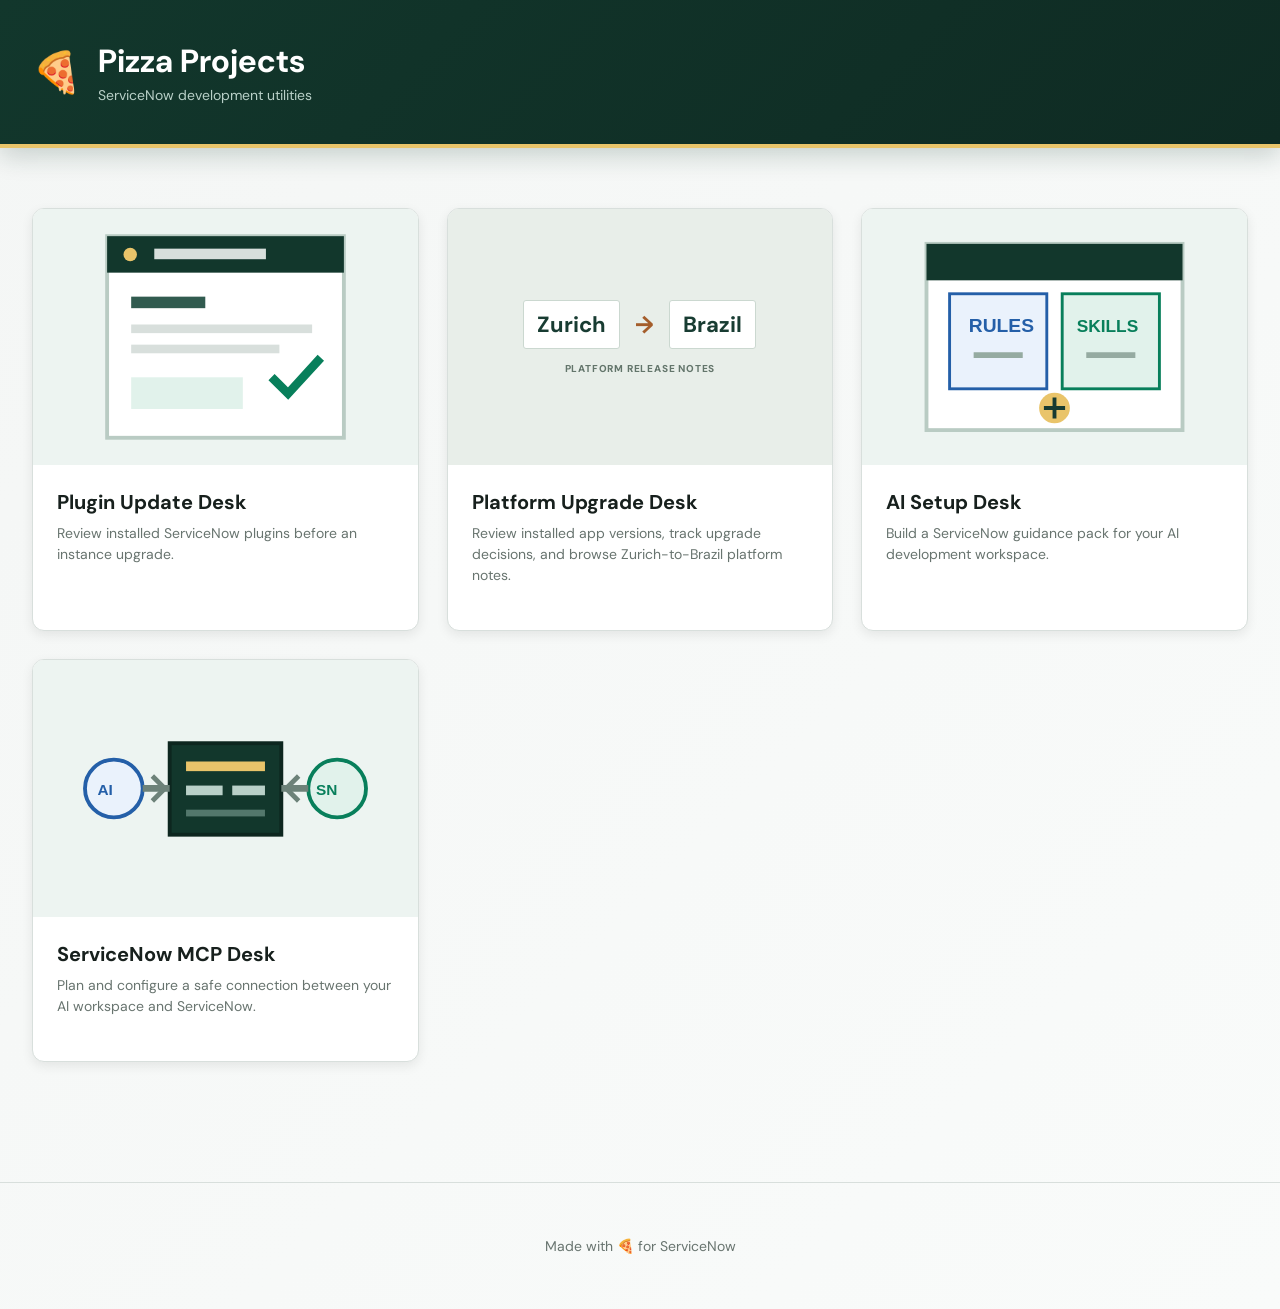
<file: index.html>
<!doctype html>
<html lang="en">
<head>
  <meta charset="utf-8">
  <meta name="viewport" content="width=device-width, initial-scale=1">
  <meta name="description" content="A collection of ServiceNow development tools">
  <title>Pizza Projects</title>
  <link rel="stylesheet" href="shared.css">
  <link rel="stylesheet" href="styles.css">
</head>
<body>
  <header class="tools-header">
    <div class="header-container">
      <div class="brand">
        <span class="brand-mark">🍕</span>
        <div>
          <h1>Pizza Projects</h1>
          <p>ServiceNow development utilities</p>
        </div>
      </div>
    </div>
  </header>

  <main class="tools-main">
    <section class="tools-grid">
      
      <!-- Plugin Update Site Tool -->
      <a href="projects/plugin-update-site/index.html" class="tool-card tool-card-link">
        <div class="tool-image-container">
          <img src="assets/plugin-update-desk.svg" alt="Plugin update review" class="tool-image">
        </div>
        <div class="tool-content">
          <h2>Plugin Update Desk</h2>
          <p>Review installed ServiceNow plugins before an instance upgrade.</p>
        </div>
      </a>

      <a href="projects/platform-upgrade-site/index.html" class="tool-card tool-card-link">
        <div class="tool-image-container upgrade-card-art" aria-hidden="true">
          <div class="upgrade-card-route"><span>Zurich</span><b>→</b><span>Brazil</span></div>
          <small>PLATFORM RELEASE NOTES</small>
        </div>
        <div class="tool-content">
          <h2>Platform Upgrade Desk</h2>
          <p>Review installed app versions, track upgrade decisions, and browse Zurich-to-Brazil platform notes.</p>
        </div>
      </a>

      <!-- AI Setup Desk Tool -->
      <a href="projects/ai-setup-site/index.html" class="tool-card tool-card-link">
        <div class="tool-image-container">
          <img src="assets/ai-setup-desk.svg" alt="AI workspace rules and skills" class="tool-image">
        </div>
        <div class="tool-content">
          <h2>AI Setup Desk</h2>
          <p>Build a ServiceNow guidance pack for your AI development workspace.</p>
        </div>
      </a>

      <!-- ServiceNow MCP Desk Tool -->
      <a href="projects/mcp-site/index.html" class="tool-card tool-card-link">
        <div class="tool-image-container">
          <img src="assets/servicenow-mcp-desk.svg" alt="AI to ServiceNow MCP connection" class="tool-image">
        </div>
        <div class="tool-content">
          <h2>ServiceNow MCP Desk</h2>
          <p>Plan and configure a safe connection between your AI workspace and ServiceNow.</p>
        </div>
      </a>

    </section>
  </main>

  <footer class="tools-footer">
    <p>Made with 🍕 for ServiceNow</p>
  </footer>
</body>
</html>
</file>
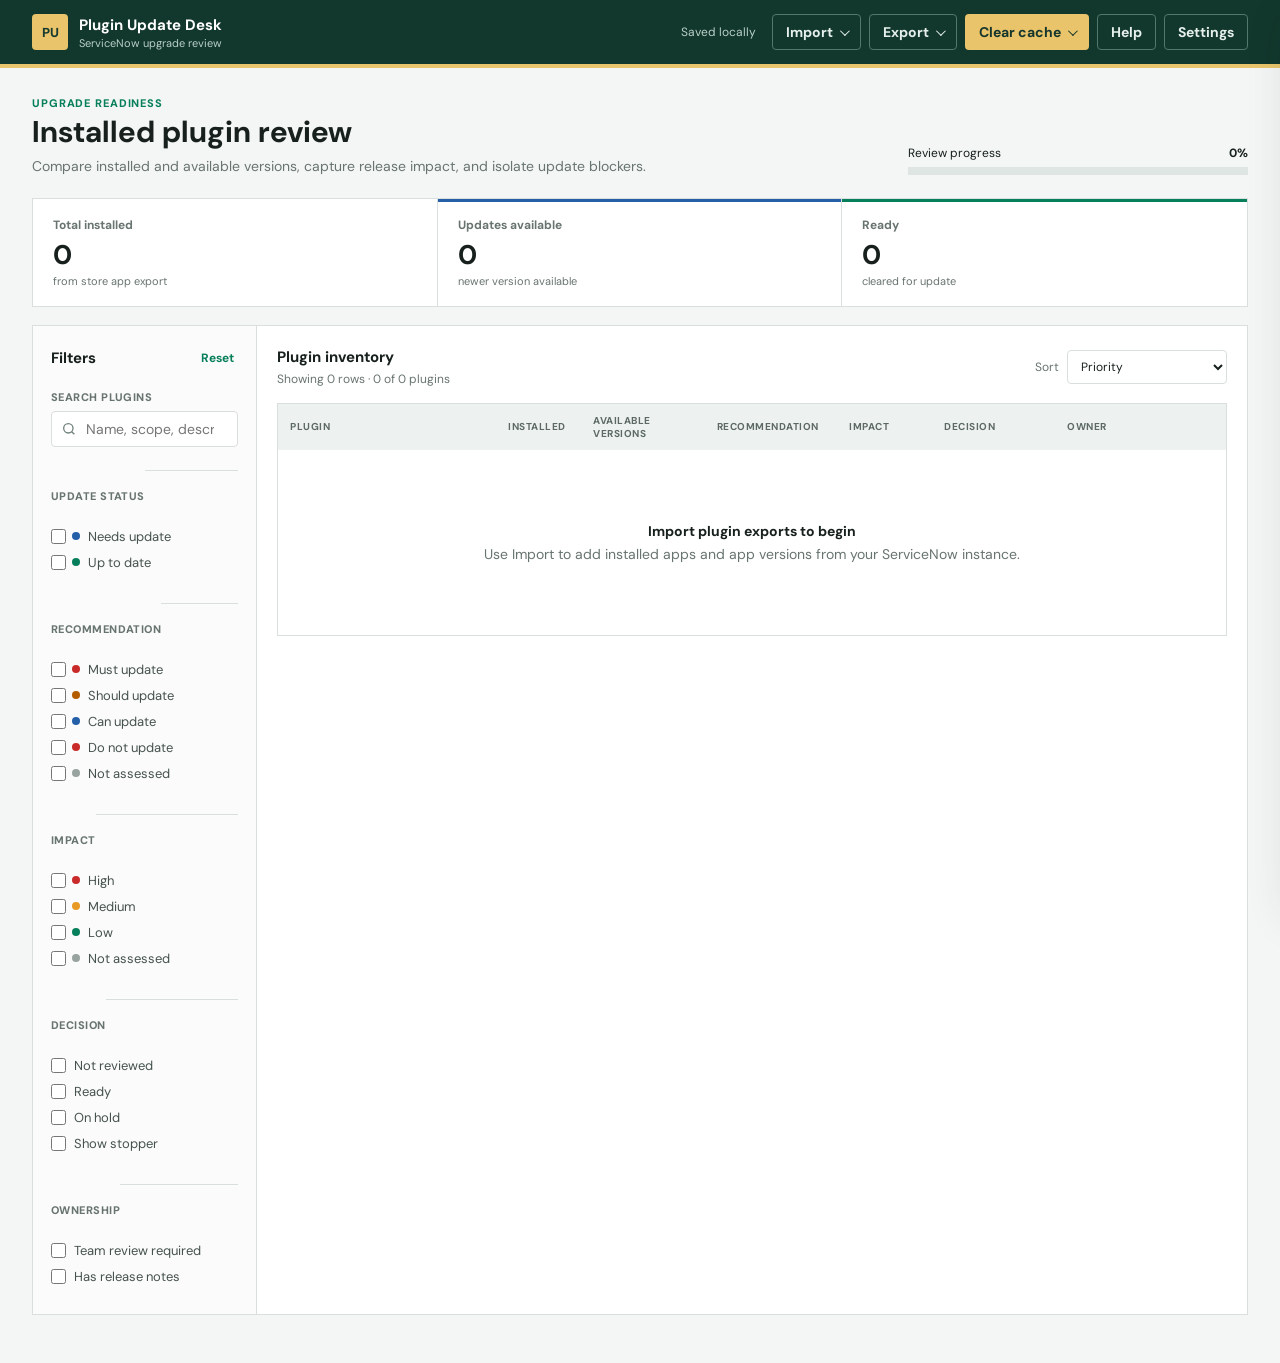
<file: plugin-update-site/index.html>
<!doctype html>
<html lang="en">
<head>
  <meta charset="utf-8">
  <meta name="viewport" content="width=device-width, initial-scale=1">
  <meta name="description" content="Review installed ServiceNow plugins before an instance upgrade.">
  <title>Plugin Update Desk</title>
  <link rel="stylesheet" href="styles.css">
</head>
<body>
  <header class="app-header">
    <a class="brand" href="#" aria-label="Plugin Update Desk home">
      <span class="brand-mark">PU</span>
      <span><strong>Plugin Update Desk</strong><small>ServiceNow upgrade review</small></span>
    </a>
    <div class="header-actions">
      <span id="saveStatus" class="save-status">Saved locally</span>
      <details class="action-menu">
        <summary class="button secondary">Import</summary>
        <div class="action-menu-panel">
          <button id="importButton" type="button"><span>Installed apps</span><small>CSV</small></button>
          <button id="importVersionsButton" type="button"><span>App versions</span><small>CSV</small></button>
          <button id="importReviewButton" type="button"><span>Review</span><small>JSON</small></button>
        </div>
      </details>
      <input id="csvInput" type="file" accept=".csv,text/csv" hidden>
      <input id="versionsInput" type="file" accept=".csv,text/csv" hidden>
      <input id="reviewInput" type="file" accept=".json,application/json" hidden>
      <details class="action-menu">
        <summary class="button secondary">Export</summary>
        <div class="action-menu-panel">
          <button id="exportInstalledButton" type="button"><span>Installed apps</span><small>CSV</small></button>
          <button id="exportVersionsButton" type="button"><span>App versions</span><small>CSV</small></button>
          <button id="exportButton" type="button"><span>Review</span><small>JSON</small></button>
        </div>
      </details>
      <details class="action-menu">
        <summary class="button primary">Clear cache</summary>
        <div class="action-menu-panel action-menu-danger">
          <button id="clearInstalledCacheButton" type="button"><span>Installed apps</span><small>Cached CSV</small></button>
          <button id="clearVersionsCacheButton" type="button"><span>App versions</span><small>Cached CSV</small></button>
          <button id="clearReviewCacheButton" type="button"><span>Review</span><small>Reviews and targets</small></button>
        </div>
      </details>
      <button id="helpButton" class="button secondary" type="button">Help</button>
      <button id="settingsButton" class="button secondary" type="button">Settings</button>
    </div>
  </header>

  <main class="page-shell">
    <section class="page-heading" aria-labelledby="pageTitle">
      <div>
        <p class="eyebrow">Upgrade readiness</p>
        <h1 id="pageTitle">Installed plugin review</h1>
        <p class="subtitle">Compare installed and available versions, capture release impact, and isolate update blockers.</p>
      </div>
      <div class="review-meter" aria-label="Review progress">
        <div class="meter-label"><span>Review progress</span><strong id="progressText">0%</strong></div>
        <div class="meter-track"><span id="progressBar"></span></div>
      </div>
    </section>

    <section class="metrics" aria-label="Upgrade overview">
      <article class="metric"><span>Total installed</span><strong id="totalCount">0</strong><small>from store app export</small></article>
      <article class="metric metric-update"><span>Updates available</span><strong id="updateCount">0</strong><small>newer version available</small></article>
      <article class="metric metric-ready"><span>Ready</span><strong id="readyCount">0</strong><small>cleared for update</small></article>
    </section>

    <section class="workspace">
      <aside class="filters" aria-label="Plugin filters">
        <div class="filter-heading">
          <h2>Filters</h2>
          <button id="clearFilters" class="text-button" type="button">Reset</button>
        </div>

        <label class="field-label" for="searchInput">Search plugins</label>
        <div class="search-wrap">
          <svg aria-hidden="true" viewBox="0 0 24 24"><circle cx="11" cy="11" r="7"></circle><path d="m20 20-4-4"></path></svg>
          <input id="searchInput" type="search" placeholder="Name, scope, description...">
        </div>

        <fieldset>
          <legend>Update status</legend>
          <label><input type="checkbox" name="updateStatus" value="update"><span class="dot update"></span>Needs update</label>
          <label><input type="checkbox" name="updateStatus" value="current"><span class="dot current"></span>Up to date</label>
        </fieldset>

        <fieldset>
          <legend>Recommendation</legend>
          <label><input type="checkbox" name="recommendation" value="must"><span class="dot must"></span>Must update</label>
          <label><input type="checkbox" name="recommendation" value="should"><span class="dot should"></span>Should update</label>
          <label><input type="checkbox" name="recommendation" value="can"><span class="dot can"></span>Can update</label>
          <label><input type="checkbox" name="recommendation" value="do_not"><span class="dot do-not"></span>Do not update</label>
          <label><input type="checkbox" name="recommendation" value="unassessed"><span class="dot neutral"></span>Not assessed</label>
        </fieldset>

        <fieldset>
          <legend>Impact</legend>
          <label><input type="checkbox" name="impact" value="high"><span class="dot high"></span>High</label>
          <label><input type="checkbox" name="impact" value="medium"><span class="dot medium"></span>Medium</label>
          <label><input type="checkbox" name="impact" value="low"><span class="dot low"></span>Low</label>
          <label><input type="checkbox" name="impact" value="unassessed"><span class="dot neutral"></span>Not assessed</label>
        </fieldset>

        <fieldset>
          <legend>Decision</legend>
          <label><input type="checkbox" name="decision" value="review">Not reviewed</label>
          <label><input type="checkbox" name="decision" value="ready">Ready</label>
          <label><input type="checkbox" name="decision" value="hold">On hold</label>
          <label><input type="checkbox" name="decision" value="blocker">Show stopper</label>
        </fieldset>

        <fieldset>
          <legend>Ownership</legend>
          <label><input id="teamOnly" type="checkbox">Team review required</label>
          <label><input id="notesOnly" type="checkbox">Has release notes</label>
        </fieldset>
      </aside>

      <section class="inventory" aria-labelledby="inventoryTitle">
        <div class="inventory-toolbar">
          <div><h2 id="inventoryTitle">Plugin inventory</h2><p><span id="currentPageCount">Showing 0 rows</span> · <span id="resultCount">0 plugins</span></p></div>
          <label class="sort-control">Sort
            <select id="sortSelect">
              <option value="priority">Priority</option>
              <option value="recommendation">Recommendation</option>
              <option value="name">Name A-Z</option>
              <option value="decision">Decision</option>
              <option value="updated">Recently edited</option>
            </select>
          </label>
        </div>

        <div class="table-wrap">
          <table>
            <thead><tr><th>Plugin</th><th>Installed</th><th>Available versions</th><th>Recommendation</th><th>Impact</th><th>Decision</th><th>Owner</th><th><span class="sr-only">Open</span></th></tr></thead>
            <tbody id="pluginRows"></tbody>
          </table>
          <div id="emptyState" class="empty-state" hidden>
            <strong id="emptyStateTitle">Import plugin exports to begin</strong>
            <span id="emptyStateDescription">Use Import to add installed apps and app versions from your ServiceNow instance.</span>
          </div>
        </div>
        <nav id="pagination" class="pagination" aria-label="Plugin pages"></nav>
      </section>
    </section>
  </main>

  <div id="drawerBackdrop" class="drawer-backdrop" hidden></div>
  <aside id="reviewDrawer" class="review-drawer" aria-labelledby="drawerTitle" aria-hidden="true">
    <header class="drawer-header">
      <div><p class="eyebrow">Plugin review</p><h2 id="drawerTitle">Plugin name</h2><code id="drawerSource"></code></div>
      <button id="closeDrawer" class="icon-button" type="button" aria-label="Close review">&times;</button>
    </header>
    <form id="reviewForm">
      <div class="drawer-body">
        <div class="version-summary">
          <div><span>Installed version</span><strong id="drawerInstalledVersion">Unknown</strong></div>
          <div><span>Versions available</span><strong id="drawerVersionCount">0</strong></div>
          <span id="drawerUpdateStatus" class="pill current">Up to date</span>
        </div>

        <div class="target-selection">
          <label>Selected update target
            <select id="selectedUpdateVersionField" name="selectedUpdateVersion"></select>
          </label>
          <span id="selectionStatus">Complete version reviews before selecting</span>
        </div>

        <label>Version to review
          <select id="targetVersionField" name="targetVersion"></select>
        </label>
        <div id="versionMetadata" class="version-metadata" hidden>
          <div><span>Published</span><strong id="versionPublishDate">Unknown</strong></div>
          <div><span>Dependencies</span><strong id="versionDependencies">None listed</strong></div>
          <div class="family-availability"><span>Family availability</span><div id="familyAvailability"></div></div>
          <p id="versionDescription"></p>
        </div>

        <div class="form-grid">
          <label>Update recommendation
            <select id="recommendationField" name="recommendation">
              <option value="unassessed">Not assessed</option><option value="must">Must update</option><option value="should">Should update</option><option value="can">Can update</option><option value="do_not">Do not update</option>
            </select>
          </label>
          <label>Impact level
            <select id="impactField" name="impact">
              <option value="unassessed">Not assessed</option><option value="low">Low</option><option value="medium">Medium</option><option value="high">High</option>
            </select>
          </label>
          <label>Decision
            <select id="decisionField" name="decision">
              <option value="review">Not reviewed</option><option value="ready">Ready</option><option value="hold">On hold</option><option value="blocker">Show stopper</option>
            </select>
          </label>
        </div>

        <label>Review owner
          <input id="ownerField" name="owner" type="text" placeholder="Team or person">
        </label>
        <label>Release notes
          <textarea id="notesField" name="notes" rows="8" placeholder="What changed? Include known issues, dependencies, and testing guidance."></textarea>
        </label>
        <label>Team action / validation plan
          <textarea id="actionField" name="action" rows="4" placeholder="What must the team inspect or test?"></textarea>
        </label>
        <label class="check-row"><input id="teamField" name="teamRequired" type="checkbox">Requires team review before update</label>
      </div>
      <footer class="drawer-footer">
        <button id="clearReview" class="button secondary danger" type="button">Clear review</button>
        <button class="button primary" type="submit">Save review</button>
      </footer>
    </form>
  </aside>

  <dialog id="settingsDialog" class="settings-dialog" aria-labelledby="settingsTitle">
    <form id="settingsForm" method="dialog">
      <header class="settings-header">
        <div><p class="eyebrow">Configuration</p><h2 id="settingsTitle">Settings</h2></div>
        <button id="closeSettings" class="icon-button" type="button" aria-label="Close settings">&times;</button>
      </header>
      <div class="settings-body">
        <div class="settings-copy">
          <h3>Tracked family releases</h3>
          <p>These releases appear in each plugin version's compatibility summary.</p>
        </div>
        <div id="familyReleaseList" class="family-release-list"></div>
        <button id="addFamilyRelease" class="button secondary add-family" type="button">Add family release</button>
        <p id="settingsError" class="settings-error" role="alert" hidden></p>
      </div>
      <footer class="settings-footer">
        <button id="resetFamilyReleases" class="button secondary" type="button">Restore defaults</button>
        <button class="button primary" type="submit">Save settings</button>
      </footer>
    </form>
  </dialog>

  <dialog id="helpDialog" class="help-dialog" aria-labelledby="helpTitle">
    <header class="help-header">
      <div><p class="eyebrow">Plugin Update Desk</p><h2 id="helpTitle">Instructions</h2></div>
      <button id="closeHelp" class="icon-button" type="button" aria-label="Close instructions">&times;</button>
    </header>
    <div class="help-body">
      <section>
        <h3>1. Export your instance data</h3>
        <p>Create two CSV exports from the ServiceNow instance you are reviewing. The tool does not load or send data to a server.</p>
        <div class="help-table-wrap">
          <table class="help-table">
            <thead><tr><th>Import</th><th>Required columns</th></tr></thead>
            <tbody>
              <tr><td>Installed apps</td><td><code>name</code>, <code>scope</code>, <code>version</code>, <code>latest_version</code></td></tr>
              <tr><td>App versions</td><td><code>name</code>, <code>scope</code>, <code>version</code></td></tr>
            </tbody>
          </table>
        </div>
        <p>App versions can also include <code>publish_date</code>, <code>dependencies</code>, <code>compatibilities</code>, and <code>short_description</code>.</p>
      </section>
      <section>
        <h3>2. Import and review</h3>
        <ol>
          <li>Select <strong>Import</strong>, then upload the Installed apps CSV and App versions CSV.</li>
          <li>Open a plugin with an available update.</li>
          <li>Review every available version, then set its recommendation, impact, decision, owner, notes, and team action.</li>
          <li>After all version decisions are complete, choose the update target.</li>
        </ol>
      </section>
      <section>
        <h3>3. Save and share work</h3>
        <p>Imports and reviews remain only in this browser. Use <strong>Export</strong> &gt; <strong>Review</strong> to download a JSON backup, then use <strong>Import</strong> &gt; <strong>Review</strong> to restore it on another browser or device.</p>
      </section>
      <section>
        <h3>Clear local data</h3>
        <p>Use <strong>Clear cache</strong> to remove saved imports or review data from this browser. Export a review backup first if you need to retain it.</p>
      </section>
    </div>
  </dialog>

  <div id="toast" class="toast" role="status" aria-live="polite"></div>
  <script src="app.js"></script>
</body>
</html>
</file>
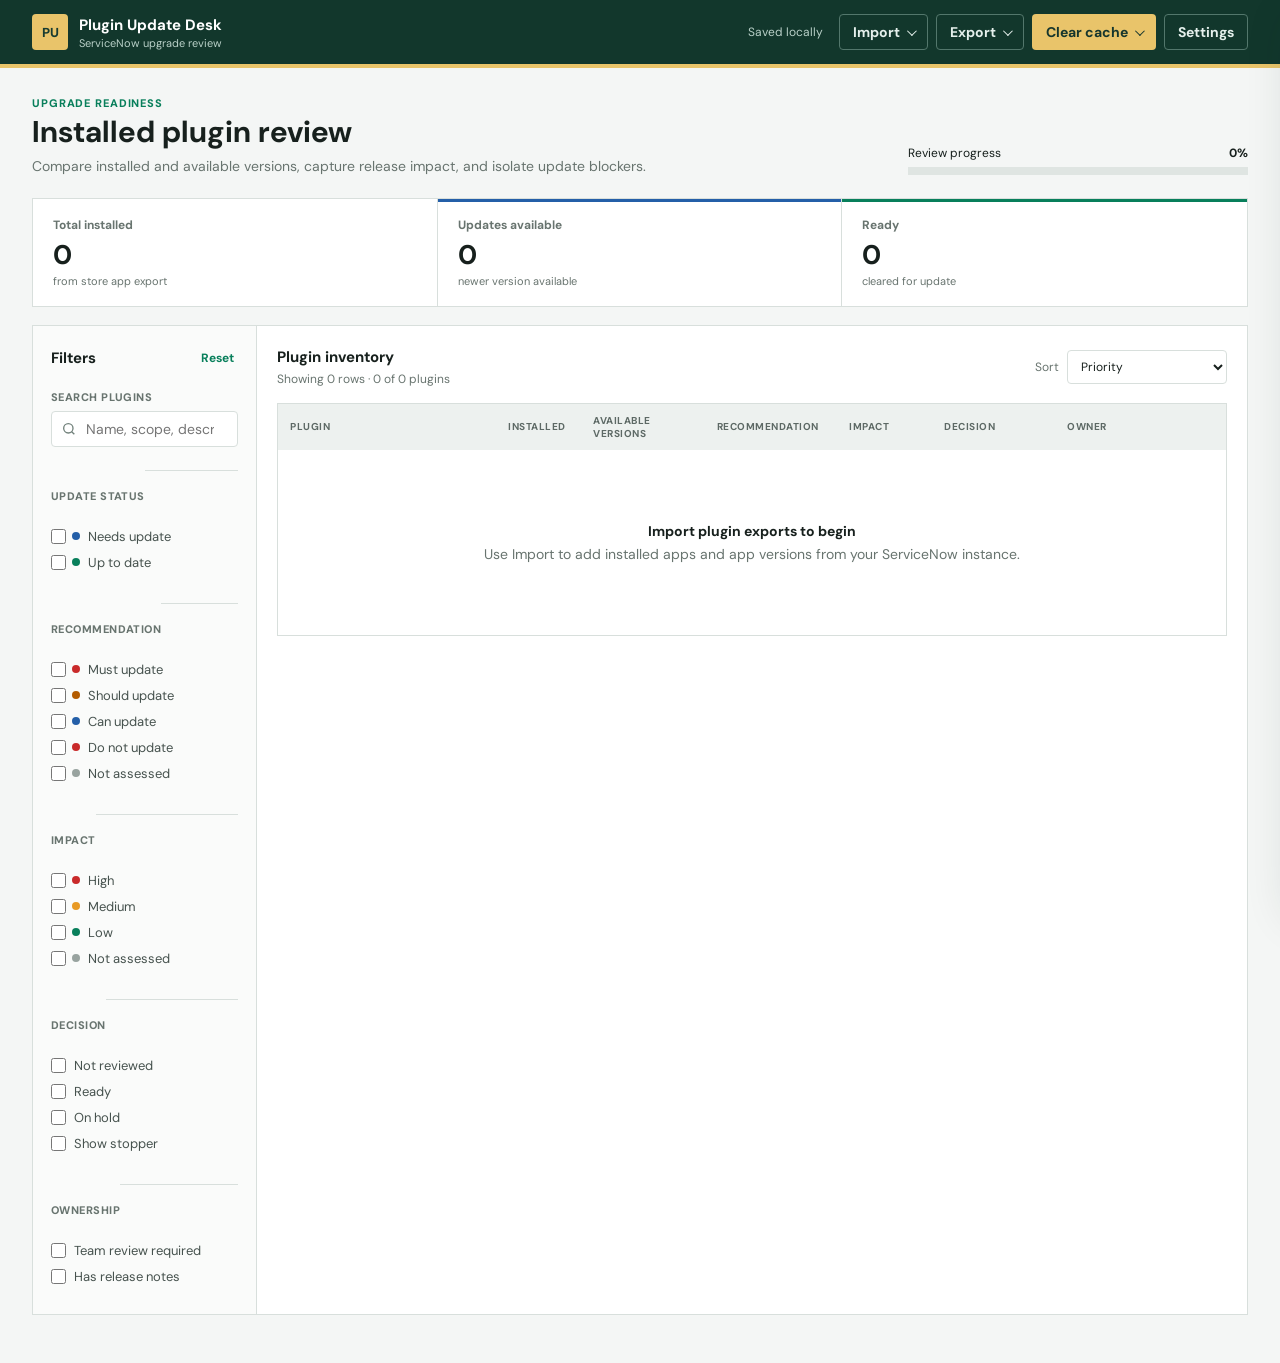
<file: pluginUpdateSite/index.html>
<!doctype html>
<html lang="en">
<head>
  <meta charset="utf-8">
  <meta name="viewport" content="width=device-width, initial-scale=1">
  <meta name="description" content="Review installed ServiceNow plugins before an instance upgrade.">
  <title>Plugin Update Desk</title>
  <link rel="stylesheet" href="styles.css">
</head>
<body>
  <header class="app-header">
    <a class="brand" href="#" aria-label="Plugin Update Desk home">
      <span class="brand-mark">PU</span>
      <span><strong>Plugin Update Desk</strong><small>ServiceNow upgrade review</small></span>
    </a>
    <div class="header-actions">
      <span id="saveStatus" class="save-status">Saved locally</span>
      <details class="action-menu">
        <summary class="button secondary">Import</summary>
        <div class="action-menu-panel">
          <button id="importButton" type="button"><span>Installed apps</span><small>CSV</small></button>
          <button id="importVersionsButton" type="button"><span>App versions</span><small>CSV</small></button>
          <button id="importReviewButton" type="button"><span>Review</span><small>JSON</small></button>
        </div>
      </details>
      <input id="csvInput" type="file" accept=".csv,text/csv" hidden>
      <input id="versionsInput" type="file" accept=".csv,text/csv" hidden>
      <input id="reviewInput" type="file" accept=".json,application/json" hidden>
      <details class="action-menu">
        <summary class="button secondary">Export</summary>
        <div class="action-menu-panel">
          <button id="exportInstalledButton" type="button"><span>Installed apps</span><small>CSV</small></button>
          <button id="exportVersionsButton" type="button"><span>App versions</span><small>CSV</small></button>
          <button id="exportButton" type="button"><span>Review</span><small>JSON</small></button>
        </div>
      </details>
      <details class="action-menu">
        <summary class="button primary">Clear cache</summary>
        <div class="action-menu-panel action-menu-danger">
          <button id="clearInstalledCacheButton" type="button"><span>Installed apps</span><small>Cached CSV</small></button>
          <button id="clearVersionsCacheButton" type="button"><span>App versions</span><small>Cached CSV</small></button>
          <button id="clearReviewCacheButton" type="button"><span>Review</span><small>Reviews and targets</small></button>
        </div>
      </details>
      <button id="settingsButton" class="button secondary" type="button">Settings</button>
    </div>
  </header>

  <main class="page-shell">
    <section class="page-heading" aria-labelledby="pageTitle">
      <div>
        <p class="eyebrow">Upgrade readiness</p>
        <h1 id="pageTitle">Installed plugin review</h1>
        <p class="subtitle">Compare installed and available versions, capture release impact, and isolate update blockers.</p>
      </div>
      <div class="review-meter" aria-label="Review progress">
        <div class="meter-label"><span>Review progress</span><strong id="progressText">0%</strong></div>
        <div class="meter-track"><span id="progressBar"></span></div>
      </div>
    </section>

    <section class="metrics" aria-label="Upgrade overview">
      <article class="metric"><span>Total installed</span><strong id="totalCount">0</strong><small>from store app export</small></article>
      <article class="metric metric-update"><span>Updates available</span><strong id="updateCount">0</strong><small>newer version available</small></article>
      <article class="metric metric-ready"><span>Ready</span><strong id="readyCount">0</strong><small>cleared for update</small></article>
    </section>

    <section class="workspace">
      <aside class="filters" aria-label="Plugin filters">
        <div class="filter-heading">
          <h2>Filters</h2>
          <button id="clearFilters" class="text-button" type="button">Reset</button>
        </div>

        <label class="field-label" for="searchInput">Search plugins</label>
        <div class="search-wrap">
          <svg aria-hidden="true" viewBox="0 0 24 24"><circle cx="11" cy="11" r="7"></circle><path d="m20 20-4-4"></path></svg>
          <input id="searchInput" type="search" placeholder="Name, scope, description...">
        </div>

        <fieldset>
          <legend>Update status</legend>
          <label><input type="checkbox" name="updateStatus" value="update"><span class="dot update"></span>Needs update</label>
          <label><input type="checkbox" name="updateStatus" value="current"><span class="dot current"></span>Up to date</label>
        </fieldset>

        <fieldset>
          <legend>Recommendation</legend>
          <label><input type="checkbox" name="recommendation" value="must"><span class="dot must"></span>Must update</label>
          <label><input type="checkbox" name="recommendation" value="should"><span class="dot should"></span>Should update</label>
          <label><input type="checkbox" name="recommendation" value="can"><span class="dot can"></span>Can update</label>
          <label><input type="checkbox" name="recommendation" value="do_not"><span class="dot do-not"></span>Do not update</label>
          <label><input type="checkbox" name="recommendation" value="unassessed"><span class="dot neutral"></span>Not assessed</label>
        </fieldset>

        <fieldset>
          <legend>Impact</legend>
          <label><input type="checkbox" name="impact" value="high"><span class="dot high"></span>High</label>
          <label><input type="checkbox" name="impact" value="medium"><span class="dot medium"></span>Medium</label>
          <label><input type="checkbox" name="impact" value="low"><span class="dot low"></span>Low</label>
          <label><input type="checkbox" name="impact" value="unassessed"><span class="dot neutral"></span>Not assessed</label>
        </fieldset>

        <fieldset>
          <legend>Decision</legend>
          <label><input type="checkbox" name="decision" value="review">Not reviewed</label>
          <label><input type="checkbox" name="decision" value="ready">Ready</label>
          <label><input type="checkbox" name="decision" value="hold">On hold</label>
          <label><input type="checkbox" name="decision" value="blocker">Show stopper</label>
        </fieldset>

        <fieldset>
          <legend>Ownership</legend>
          <label><input id="teamOnly" type="checkbox">Team review required</label>
          <label><input id="notesOnly" type="checkbox">Has release notes</label>
        </fieldset>
      </aside>

      <section class="inventory" aria-labelledby="inventoryTitle">
        <div class="inventory-toolbar">
          <div><h2 id="inventoryTitle">Plugin inventory</h2><p><span id="currentPageCount">Showing 0 rows</span> · <span id="resultCount">0 plugins</span></p></div>
          <label class="sort-control">Sort
            <select id="sortSelect">
              <option value="priority">Priority</option>
              <option value="recommendation">Recommendation</option>
              <option value="name">Name A-Z</option>
              <option value="decision">Decision</option>
              <option value="updated">Recently edited</option>
            </select>
          </label>
        </div>

        <div class="table-wrap">
          <table>
            <thead><tr><th>Plugin</th><th>Installed</th><th>Available versions</th><th>Recommendation</th><th>Impact</th><th>Decision</th><th>Owner</th><th><span class="sr-only">Open</span></th></tr></thead>
            <tbody id="pluginRows"></tbody>
          </table>
          <div id="emptyState" class="empty-state" hidden>
            <strong id="emptyStateTitle">Import plugin exports to begin</strong>
            <span id="emptyStateDescription">Use Import to add installed apps and app versions from your ServiceNow instance.</span>
          </div>
        </div>
        <nav id="pagination" class="pagination" aria-label="Plugin pages"></nav>
      </section>
    </section>
  </main>

  <div id="drawerBackdrop" class="drawer-backdrop" hidden></div>
  <aside id="reviewDrawer" class="review-drawer" aria-labelledby="drawerTitle" aria-hidden="true">
    <header class="drawer-header">
      <div><p class="eyebrow">Plugin review</p><h2 id="drawerTitle">Plugin name</h2><code id="drawerSource"></code></div>
      <button id="closeDrawer" class="icon-button" type="button" aria-label="Close review">&times;</button>
    </header>
    <form id="reviewForm">
      <div class="drawer-body">
        <div class="version-summary">
          <div><span>Installed version</span><strong id="drawerInstalledVersion">Unknown</strong></div>
          <div><span>Versions available</span><strong id="drawerVersionCount">0</strong></div>
          <span id="drawerUpdateStatus" class="pill current">Up to date</span>
        </div>

        <div class="target-selection">
          <label>Selected update target
            <select id="selectedUpdateVersionField" name="selectedUpdateVersion"></select>
          </label>
          <span id="selectionStatus">Complete version reviews before selecting</span>
        </div>

        <label>Version to review
          <select id="targetVersionField" name="targetVersion"></select>
        </label>
        <div id="versionMetadata" class="version-metadata" hidden>
          <div><span>Published</span><strong id="versionPublishDate">Unknown</strong></div>
          <div><span>Dependencies</span><strong id="versionDependencies">None listed</strong></div>
          <div class="family-availability"><span>Family availability</span><div id="familyAvailability"></div></div>
          <p id="versionDescription"></p>
        </div>

        <div class="form-grid">
          <label>Update recommendation
            <select id="recommendationField" name="recommendation">
              <option value="unassessed">Not assessed</option><option value="must">Must update</option><option value="should">Should update</option><option value="can">Can update</option><option value="do_not">Do not update</option>
            </select>
          </label>
          <label>Impact level
            <select id="impactField" name="impact">
              <option value="unassessed">Not assessed</option><option value="low">Low</option><option value="medium">Medium</option><option value="high">High</option>
            </select>
          </label>
          <label>Decision
            <select id="decisionField" name="decision">
              <option value="review">Not reviewed</option><option value="ready">Ready</option><option value="hold">On hold</option><option value="blocker">Show stopper</option>
            </select>
          </label>
        </div>

        <label>Review owner
          <input id="ownerField" name="owner" type="text" placeholder="Team or person">
        </label>
        <label>Release notes
          <textarea id="notesField" name="notes" rows="8" placeholder="What changed? Include known issues, dependencies, and testing guidance."></textarea>
        </label>
        <label>Team action / validation plan
          <textarea id="actionField" name="action" rows="4" placeholder="What must the team inspect or test?"></textarea>
        </label>
        <label class="check-row"><input id="teamField" name="teamRequired" type="checkbox">Requires team review before update</label>
      </div>
      <footer class="drawer-footer">
        <button id="clearReview" class="button secondary danger" type="button">Clear review</button>
        <button class="button primary" type="submit">Save review</button>
      </footer>
    </form>
  </aside>

  <dialog id="settingsDialog" class="settings-dialog" aria-labelledby="settingsTitle">
    <form id="settingsForm" method="dialog">
      <header class="settings-header">
        <div><p class="eyebrow">Configuration</p><h2 id="settingsTitle">Settings</h2></div>
        <button id="closeSettings" class="icon-button" type="button" aria-label="Close settings">&times;</button>
      </header>
      <div class="settings-body">
        <div class="settings-copy">
          <h3>Tracked family releases</h3>
          <p>These releases appear in each plugin version's compatibility summary.</p>
        </div>
        <div id="familyReleaseList" class="family-release-list"></div>
        <button id="addFamilyRelease" class="button secondary add-family" type="button">Add family release</button>
        <p id="settingsError" class="settings-error" role="alert" hidden></p>
      </div>
      <footer class="settings-footer">
        <button id="resetFamilyReleases" class="button secondary" type="button">Restore defaults</button>
        <button class="button primary" type="submit">Save settings</button>
      </footer>
    </form>
  </dialog>

  <div id="toast" class="toast" role="status" aria-live="polite"></div>
  <script src="app.js"></script>
</body>
</html>
</file>
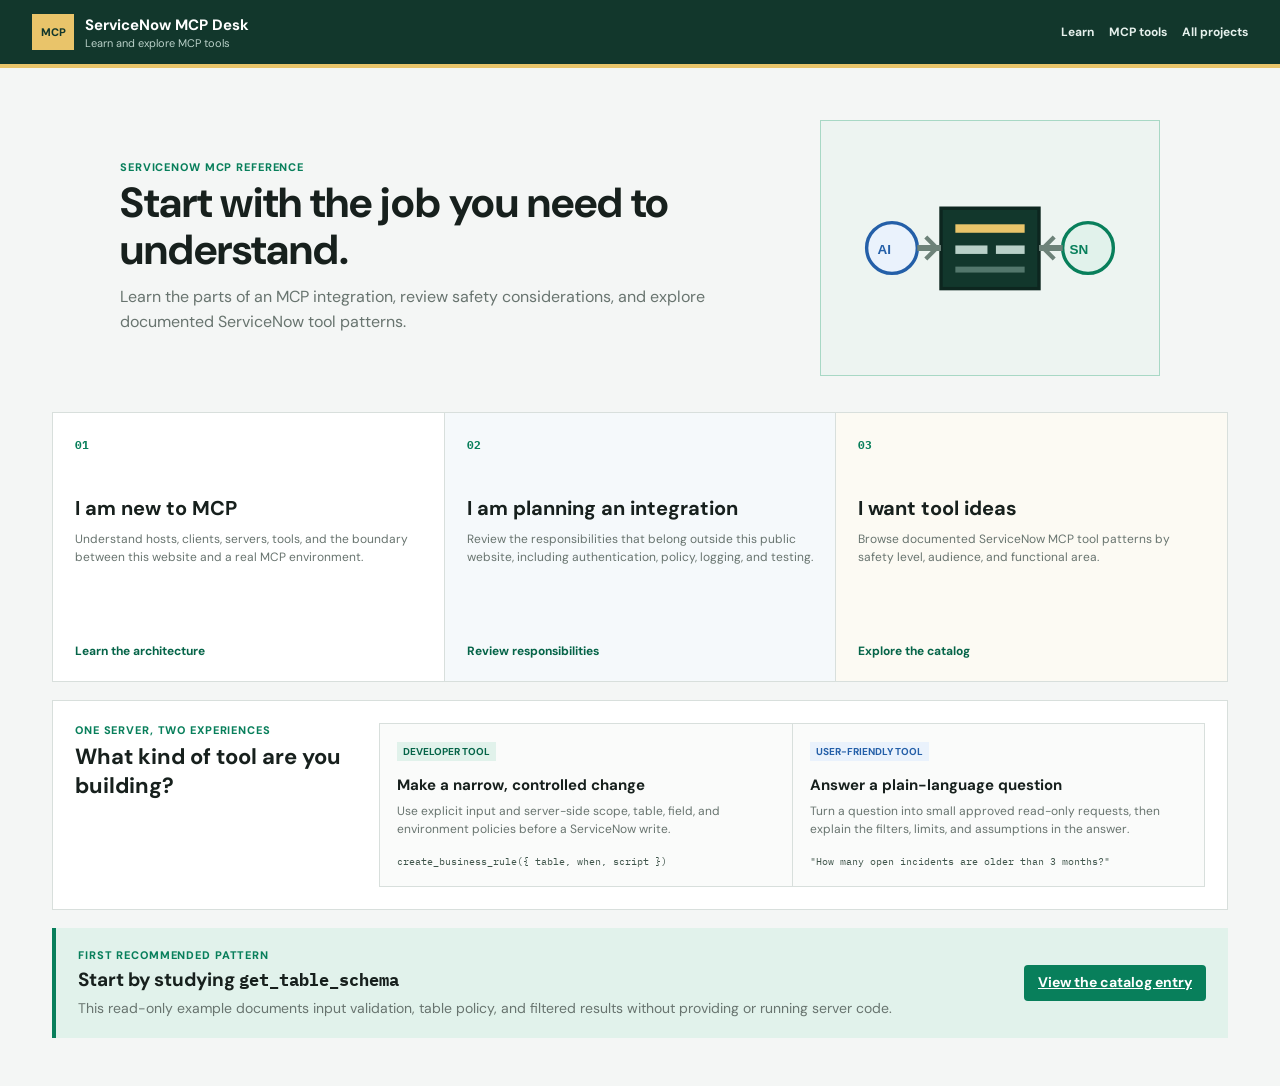
<file: projects/mcp-site/index.html>
<!doctype html>
<html lang="en">
<head>
  <meta charset="utf-8">
  <meta name="viewport" content="width=device-width, initial-scale=1">
  <meta name="description" content="Learn how ServiceNow MCP tools work and browse a static catalog of documented tool patterns.">
  <title>ServiceNow MCP Desk | Pizza Projects</title>
  <link rel="stylesheet" href="../../shared.css">
  <link rel="stylesheet" href="styles.css">
</head>
<body>
  <header class="app-header">
    <a class="brand" href="../../index.html" aria-label="Pizza Projects home"><span class="brand-mark">MCP</span><span><strong>ServiceNow MCP Desk</strong><small>Learn and explore MCP tools</small></span></a>
    <nav class="app-nav" aria-label="ServiceNow MCP Desk"><a href="setup.html">Learn</a><a href="tools.html">MCP tools</a><a href="../../index.html">All projects</a></nav>
  </header>
  <main class="page-shell mcp-home">
    <section class="mcp-hero" aria-labelledby="pageTitle">
      <div><p class="eyebrow">ServiceNow MCP reference</p><h1 id="pageTitle">Start with the job you need to understand.</h1><p>Learn the parts of an MCP integration, review safety considerations, and explore documented ServiceNow tool patterns.</p></div>
      <img src="../../assets/servicenow-mcp-desk.svg" alt="AI workspace connected to ServiceNow through an MCP server">
    </section>
    <section class="route-grid" aria-label="Choose a ServiceNow MCP path">
      <a class="route-card route-setup" href="setup.html"><span>01</span><h2>I am new to MCP</h2><p>Understand hosts, clients, servers, tools, and the boundary between this website and a real MCP environment.</p><strong>Learn the architecture</strong></a>
      <a class="route-card route-connect" href="setup.html#responsibilities"><span>02</span><h2>I am planning an integration</h2><p>Review the responsibilities that belong outside this public website, including authentication, policy, logging, and testing.</p><strong>Review responsibilities</strong></a>
      <a class="route-card route-tools" href="tools.html"><span>03</span><h2>I want tool ideas</h2><p>Browse documented ServiceNow MCP tool patterns by safety level, audience, and functional area.</p><strong>Explore the catalog</strong></a>
    </section>
    <section class="mcp-explainer"><div><p class="eyebrow">One server, two experiences</p><h2>What kind of tool are you building?</h2></div><div class="mcp-explainer-cards"><article><span class="type-pill developer">Developer tool</span><h3>Make a narrow, controlled change</h3><p>Use explicit input and server-side scope, table, field, and environment policies before a ServiceNow write.</p><code>create_business_rule({ table, when, script })</code></article><article><span class="type-pill user">User-friendly tool</span><h3>Answer a plain-language question</h3><p>Turn a question into small approved read-only requests, then explain the filters, limits, and assumptions in the answer.</p><code>"How many open incidents are older than 3 months?"</code></article></div></section>
    <section class="mcp-first-tool"><div><p class="eyebrow">First recommended pattern</p><h2>Start by studying <code>get_table_schema</code></h2><p>This read-only example documents input validation, table policy, and filtered results without providing or running server code.</p></div><a class="button primary" href="tools.html">View the catalog entry</a></section>
  </main>
</body>
</html>
</file>
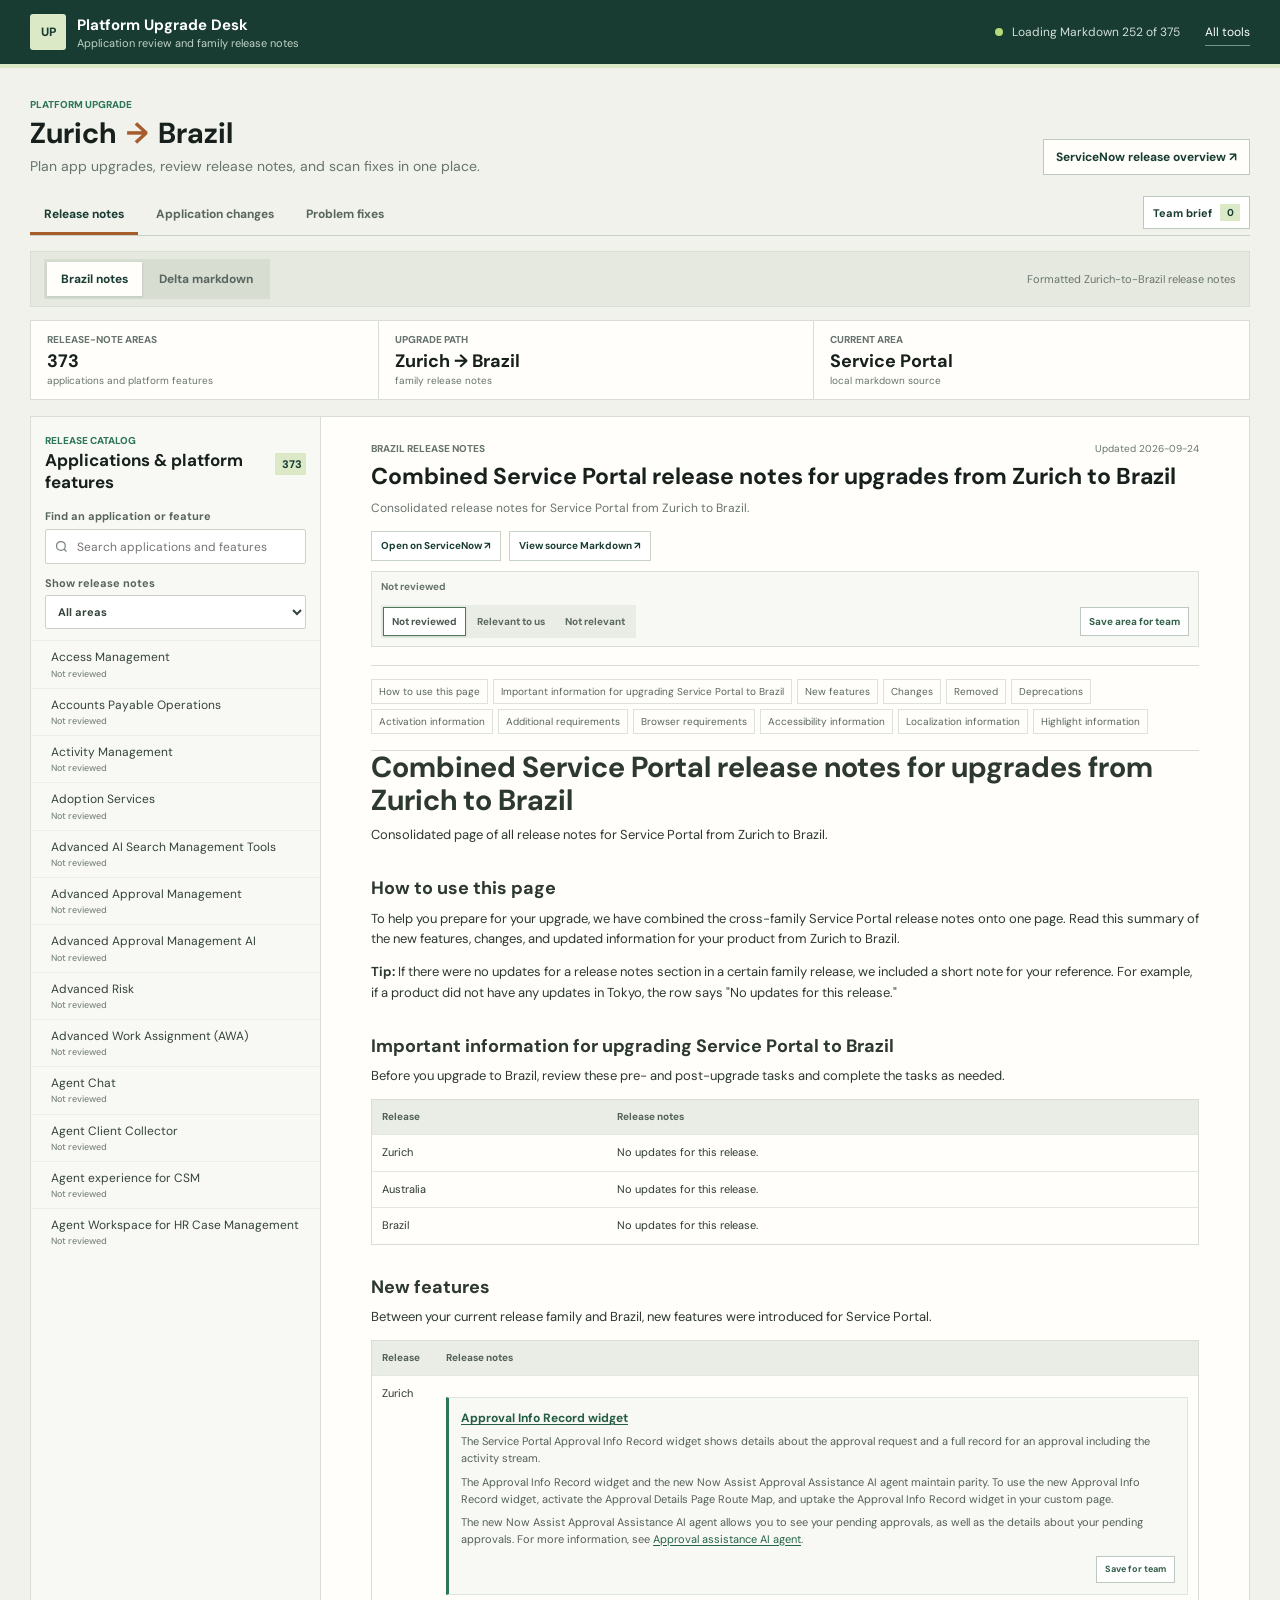
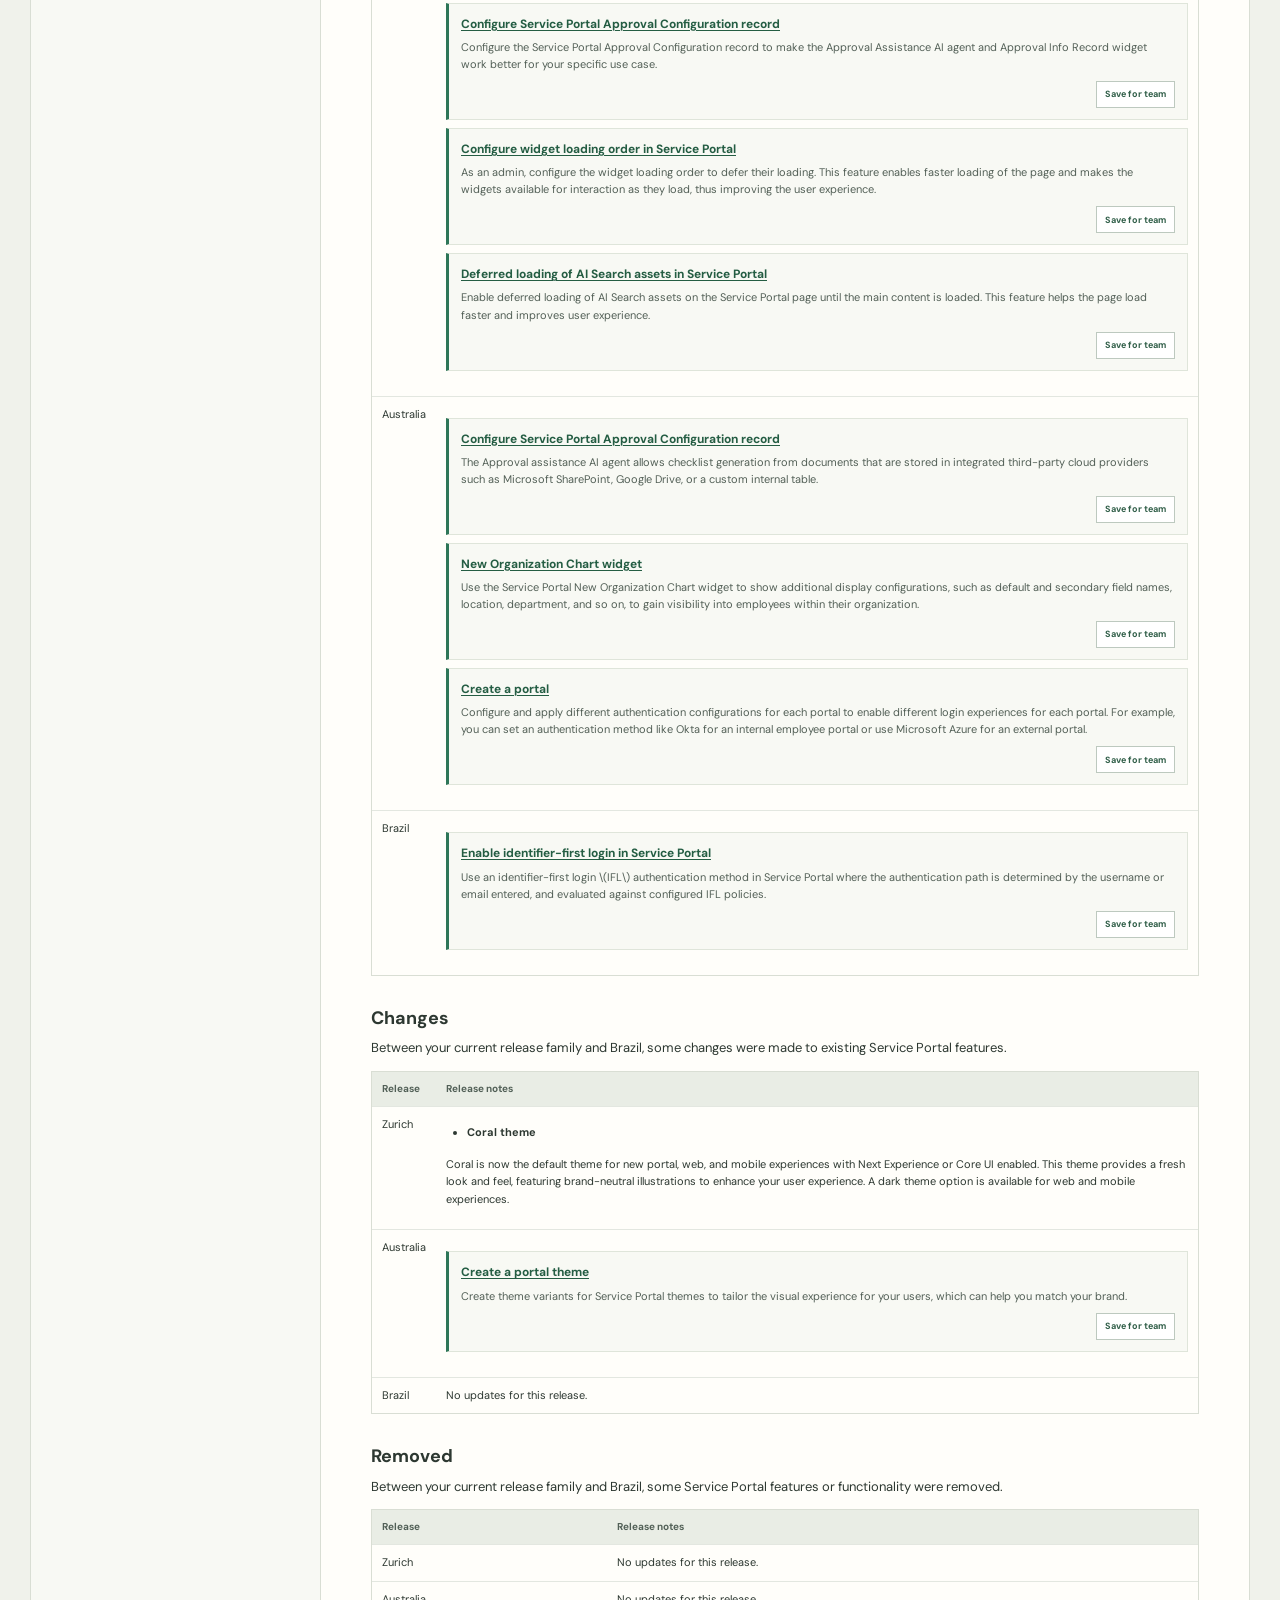
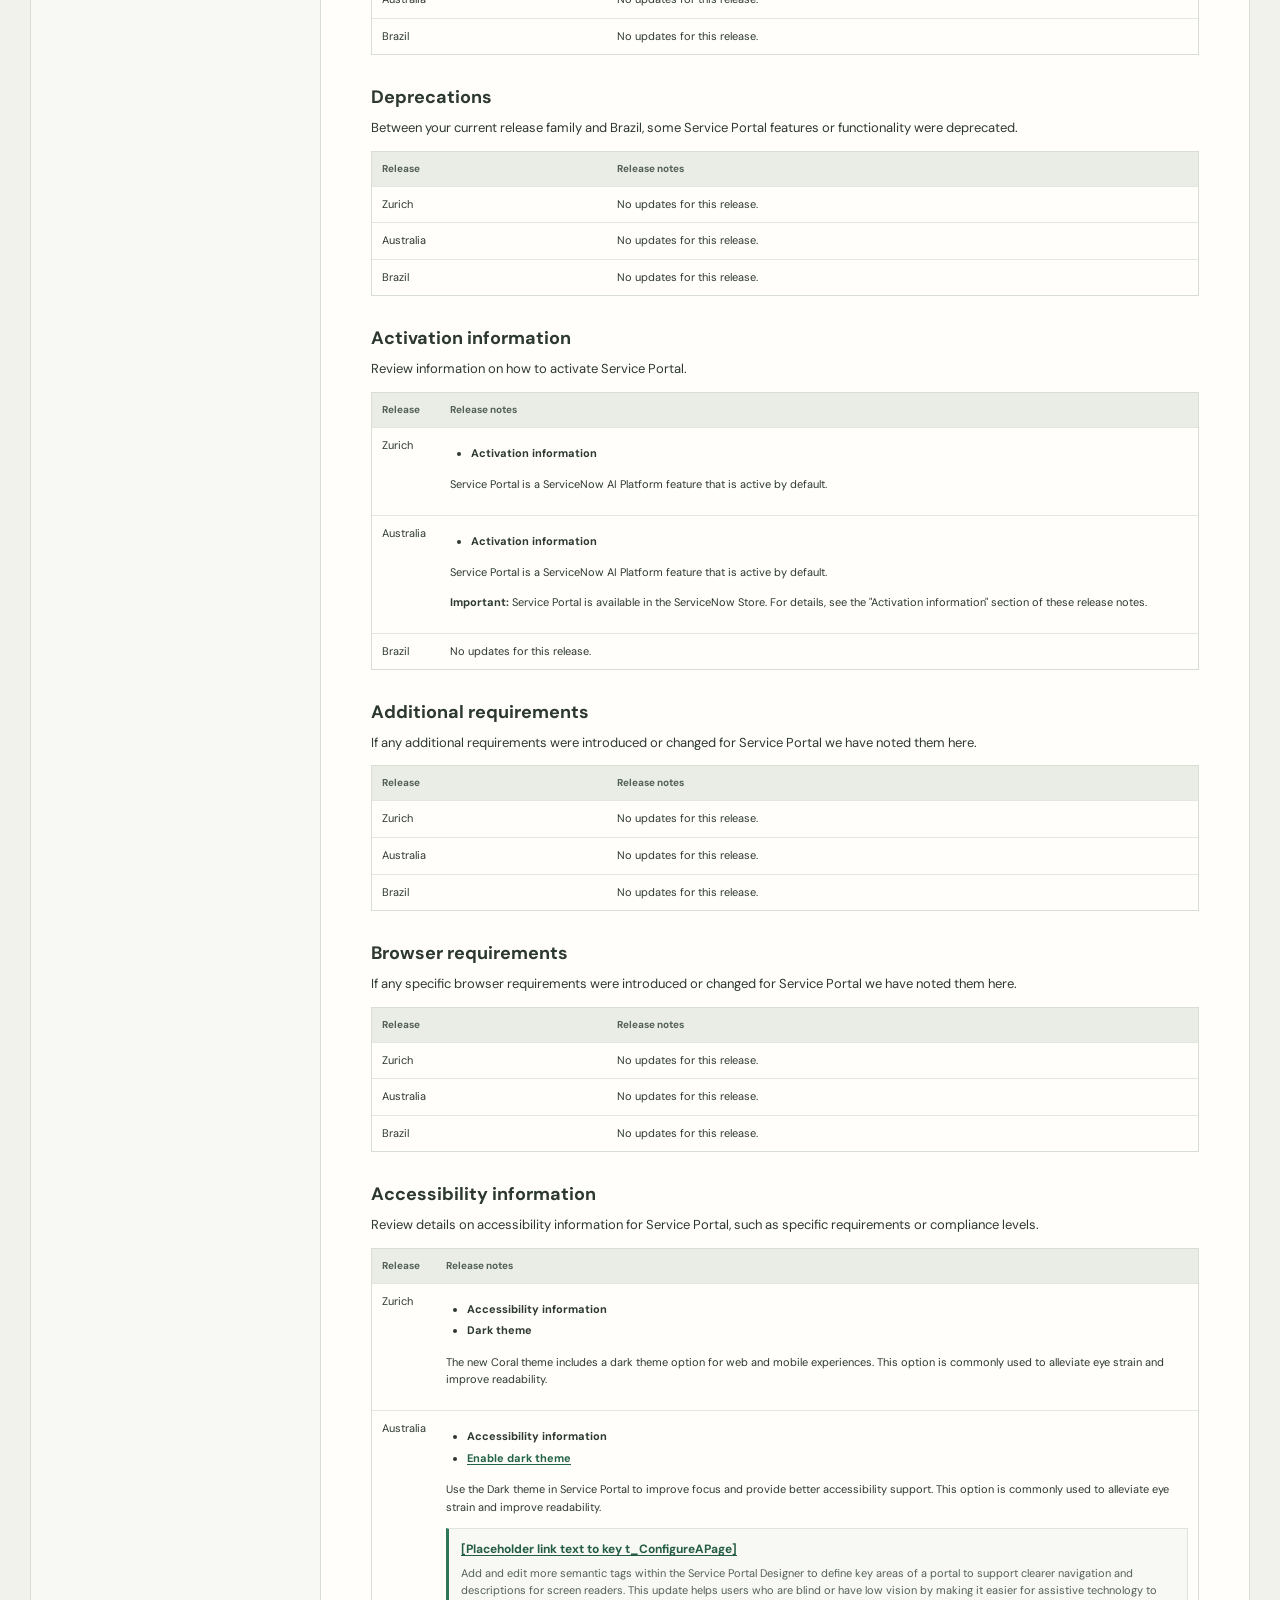
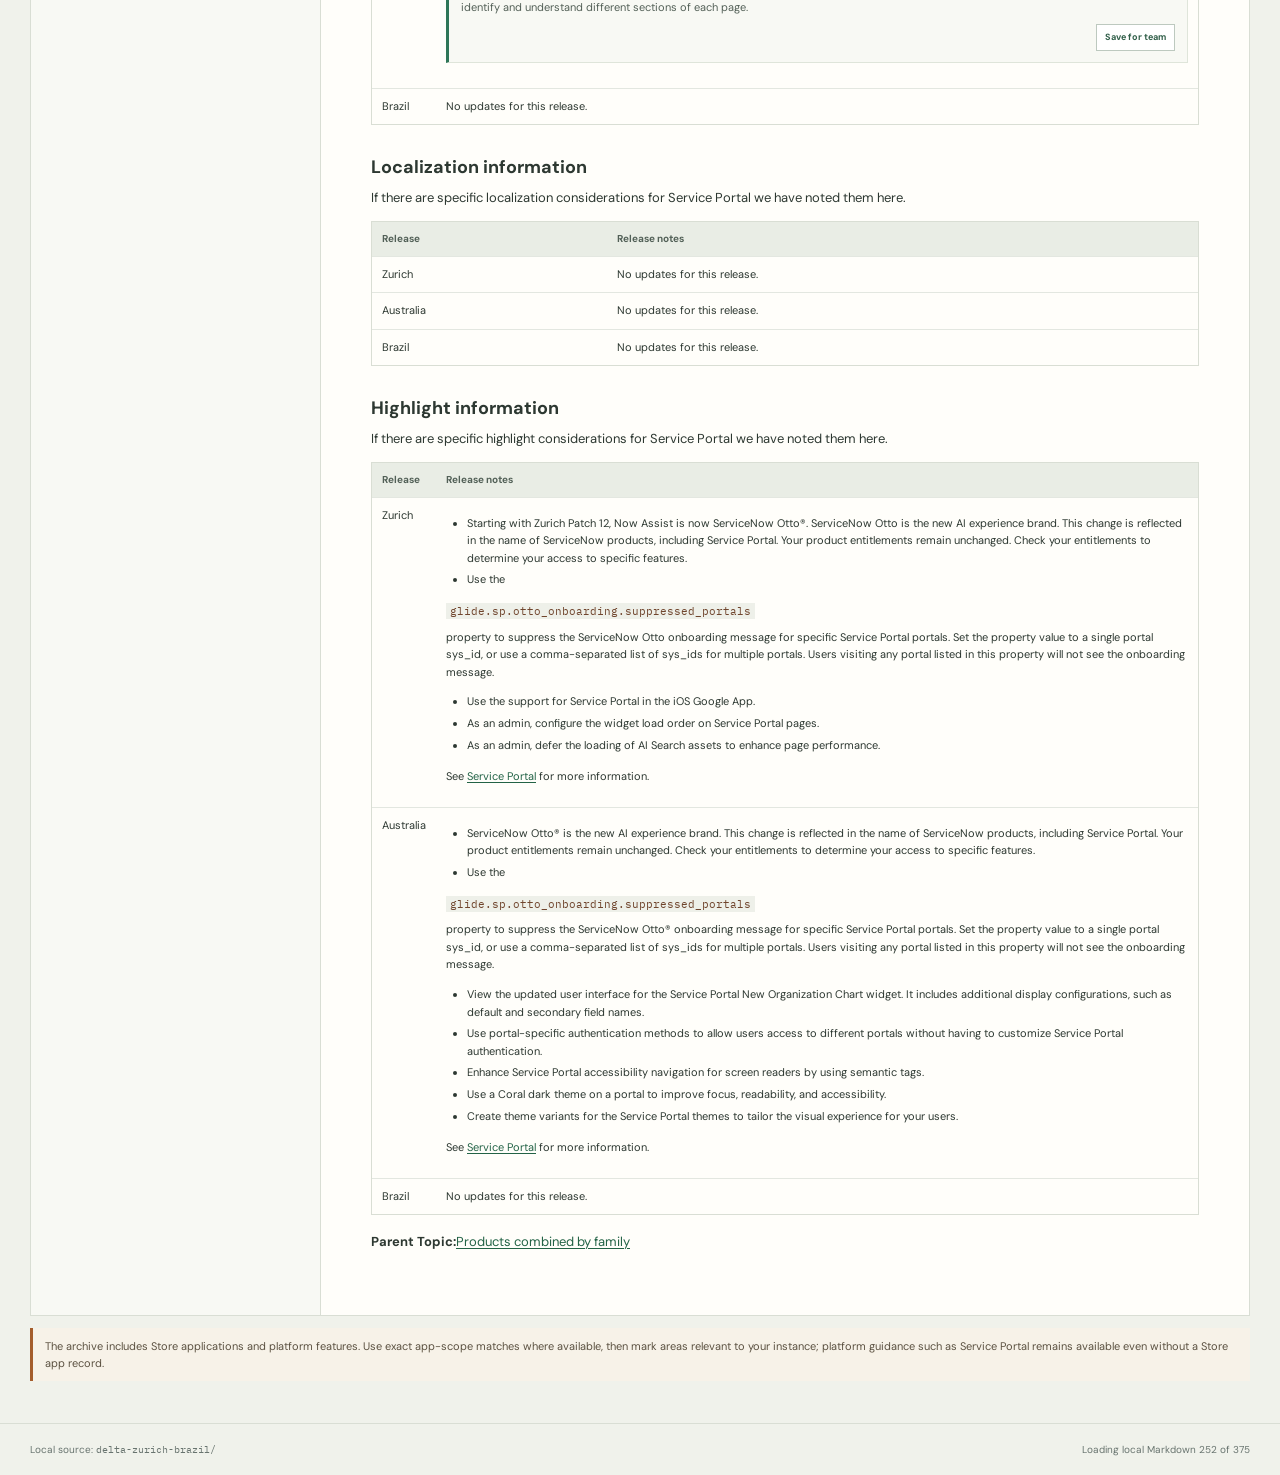
<file: projects/platform-upgrade-site/index.html>
<!doctype html>
<html lang="en">
<head>
  <meta charset="utf-8">
  <meta name="viewport" content="width=device-width, initial-scale=1">
  <meta name="description" content="Browse ServiceNow platform release notes from Zurich to Brazil.">
  <title>Platform Upgrade Desk</title>
  <link rel="stylesheet" href="../../shared.css">
  <link rel="stylesheet" href="styles.css">
</head>
<body>
  <header class="app-header">
    <a class="brand" href="../../index.html" aria-label="Pizza Projects home">
      <span class="brand-mark">UP</span>
      <span><strong>Platform Upgrade Desk</strong><small>Application review and family release notes</small></span>
    </a>
    <div class="header-meta">
      <span class="connection-dot" aria-hidden="true"></span>
      <span id="sourceStatus" role="status">Loading local markdown</span>
      <a class="home-link" href="../../index.html">All tools</a>
    </div>
  </header>

  <main class="page-shell">
    <section class="release-heading" aria-labelledby="pageTitle">
      <div>
        <p class="eyebrow">Platform upgrade</p>
        <h1 id="pageTitle">Zurich <span aria-hidden="true">→</span> Brazil</h1>
        <p class="subtitle">Plan app upgrades, review release notes, and scan fixes in one place.</p>
      </div>
      <a id="releaseOverviewLink" class="source-link" href="https://www.servicenow.com/docs/r/delta-zurich-brazil/rn-combined-intro.html" target="_blank" rel="noopener noreferrer">ServiceNow release overview <span aria-hidden="true">↗</span></a>
    </section>

    <div class="workspace-switcher">
      <div class="workspace-tabs" role="tablist" aria-label="Upgrade workspace">
        <button id="notesWorkspaceTab" class="workspace-tab active" type="button" role="tab" aria-selected="true" aria-controls="notesWorkspacePanel">Release notes</button>
        <button id="upgradePlanWorkspaceTab" class="workspace-tab" type="button" role="tab" aria-selected="false" aria-controls="upgradePlanWorkspacePanel">Application changes</button>
        <button id="problemFixesWorkspaceTab" class="workspace-tab" type="button" role="tab" aria-selected="false" aria-controls="problemFixesWorkspacePanel">Problem fixes</button>
      </div>
      <button id="teamBriefOpen" class="team-brief-trigger" type="button">Team brief <span id="teamBriefCount">0</span></button>
    </div>

    <section id="notesWorkspacePanel" class="workspace-panel" role="tabpanel" aria-labelledby="notesWorkspaceTab">
    <section class="data-bar" aria-label="Release note view">
      <div class="mode-switch" role="tablist" aria-label="Release note view">
        <button id="brazilMode" class="mode-tab active" type="button" role="tab" aria-selected="true" data-mode="brazil">Brazil notes</button>
        <button id="deltaMode" class="mode-tab" type="button" role="tab" aria-selected="false" data-mode="delta">Delta markdown</button>
      </div>
      <p id="datasetCaption">Formatted Zurich-to-Brazil release notes</p>
    </section>

    <section class="metrics" aria-label="Release note catalog">
      <article class="metric"><span>Release-note areas</span><strong id="productCount">--</strong><small>applications and platform features</small></article>
      <article class="metric"><span>Upgrade path</span><strong>Zurich → Brazil</strong><small>family release notes</small></article>
      <article class="metric"><span>Current area</span><strong id="currentProductMetric">Service Portal</strong><small>local markdown source</small></article>
    </section>

    <section class="browser-layout">
      <aside class="catalog" aria-labelledby="catalogTitle">
        <div class="catalog-header">
          <div><p class="eyebrow">Release catalog</p><h2 id="catalogTitle">Applications &amp; platform features</h2></div>
          <span id="visibleCount" class="count-badge">0</span>
        </div>
        <label class="search-label" for="searchInput">Find an application or feature</label>
        <div class="search-box">
          <svg aria-hidden="true" viewBox="0 0 24 24"><circle cx="11" cy="11" r="7"></circle><path d="m20 20-4-4"></path></svg>
          <input id="searchInput" type="search" placeholder="Search applications and features" autocomplete="off">
        </div>
        <label class="relevance-filter" for="noteRelevanceFilter">Show release notes
          <select id="noteRelevanceFilter"><option value="all">All areas</option><option value="suggested">Matches tracked apps</option><option value="relevant">Relevant to us</option><option value="unreviewed">Not reviewed</option><option value="not-relevant">Not relevant</option></select>
        </label>
        <p id="catalogMessage" class="catalog-message" role="status" hidden></p>
        <nav aria-label="Release-note areas"><ul id="productList" class="product-list"></ul></nav>
      </aside>

      <article id="reader" class="reader" aria-live="polite">
        <div class="reader-loading"><span class="loader" aria-hidden="true"></span><span>Loading release catalog</span></div>
      </article>
    </section>
    <p class="platform-note">The archive includes Store applications and platform features. Use exact app-scope matches where available, then mark areas relevant to your instance; platform guidance such as Service Portal remains available even without a Store app record.</p>
    </section>

    <section id="upgradePlanWorkspacePanel" class="workspace-panel upgrade-plan-panel" role="tabpanel" aria-labelledby="upgradePlanWorkspaceTab" hidden>
      <div class="upgrade-plan-switcher">
        <p>Installed baseline, version catalogs, and recorded archives</p>
        <div class="upgrade-plan-tabs" role="tablist" aria-label="Application change view">
          <button id="applicationsModeTab" class="upgrade-plan-tab active" type="button" role="tab" aria-selected="true" aria-controls="applicationsWorkspacePanel">Baseline &amp; Store catalog</button>
          <button id="pluginsModeTab" class="upgrade-plan-tab" type="button" role="tab" aria-selected="false" aria-controls="pluginsWorkspacePanel">Recorded plugin changes</button>
        </div>
      </div>

    <section id="applicationsWorkspacePanel" class="workspace-panel applications-panel" role="tabpanel" aria-labelledby="applicationsModeTab">
      <div class="applications-heading">
        <div><p class="eyebrow">Application readiness</p><h2>Application changes</h2><p>Compare the installed baseline with available versions and an optional Store catalog for any release.</p></div>
        <div class="application-actions">
          <input id="appInventoryInput" type="file" accept=".csv,text/csv" hidden>
          <input id="appVersionsInput" type="file" accept=".csv,text/csv" hidden>
          <input id="brazilStoreInput" type="file" accept=".csv,text/csv" hidden>
          <input id="appPlanInput" type="file" accept=".json,application/json" hidden>
          <button id="importAppInventory" class="action-button primary-action" type="button">Import installed baseline</button>
          <button id="importAppVersions" class="action-button" type="button">Import version catalog</button>
          <button id="importBrazilStore" class="action-button" type="button">Import Store catalog</button>
          <details class="application-menu">
            <summary class="action-button">Plan</summary>
            <div class="application-menu-panel">
              <button id="exportInstalledApps" type="button">Export installed apps CSV</button>
              <button id="exportVersionCatalog" type="button">Export version catalog CSV</button>
              <button id="exportBrazilStore" type="button">Export Store catalog CSV</button>
              <button id="exportAppPlan" type="button">Export review plan</button>
              <button id="importAppPlan" type="button">Import review plan</button>
            </div>
          </details>
        </div>
      </div>

      <ol class="application-source-steps" aria-label="Application data import order">
        <li><strong>1. Installed baseline</strong><span>Import the instance's <code>sys_store_app</code>. This defines the installed versions being compared.</span></li>
        <li><strong>2. Available versions</strong><span>Import <code>sys_app_version</code>. Scope matches add candidates; scope-less exports use unique names.</span></li>
        <li><strong>3. Store catalog (optional)</strong><span>Import a separate <code>sys_store_app</code> catalog for latest versions and catalog-only entries; it never replaces the baseline.</span></li>
        <li><strong>4. Upgrade history (Plugins)</strong><span>Import this instance’s <code>sys_upgrade_app_version_history</code> when available to review what the archive recorded as Upgraded or Installed.</span></li>
      </ol>

      <div class="application-source" role="status">
        <span class="source-indicator" aria-hidden="true"></span>
        <span id="applicationSourceStatus">Import the instance's <code>sys_store_app</code> export to set the installed baseline.</span>
        <span class="source-separator" aria-hidden="true">·</span>
        <span id="applicationMatchStatus">Version catalog not loaded</span>
      </div>
      <div id="brazilStoreCatalogStatus" class="application-source brazil-store-status" role="status">Store catalog not loaded. Import it separately; this will not replace the installed baseline.</div>

      <section class="app-metrics" aria-label="Application upgrade summary">
        <article class="app-metric"><span>Installed apps</span><strong id="appTotalCount">0</strong><small>from the selected instance</small></article>
        <article class="app-metric app-metric-update"><span>Update signals</span><strong id="appUpdateCount">0</strong><small>newer versions or instance flags</small></article>
        <article class="app-metric app-metric-ready"><span>Reviews complete</span><strong id="appReviewedCount">0%</strong><small id="appReviewedDetail">no update candidates yet</small></article>
        <article class="app-metric app-metric-unmatched"><span>Unmatched / ambiguous</span><strong id="appUnmatchedCount">0</strong><small>name mapping needs attention</small></article>
      </section>

      <section id="applicationWorkbench" class="application-workspace review-workbench" aria-label="Application inventory">
        <aside class="review-filter-sidebar" aria-label="Application filters">
          <div class="review-filter-heading"><h3>Filters <span data-review-active-count>0</span></h3><button id="resetApplicationFilters" class="review-filter-reset" type="button">Reset</button></div>
          <button class="review-filter-toggle" type="button" data-review-toggle aria-controls="applicationFilterControls" aria-expanded="true">Filters <span data-review-active-count>0</span><span aria-hidden="true">&#8964;</span></button>
          <div id="applicationFilterControls" class="review-filter-controls" data-review-controls>
            <label class="review-select-label" for="applicationReviewMatch">Review match<select id="applicationReviewMatch" data-review-scope><option value="displayed">Displayed assessment</option><option value="any">Any version</option></select></label>
            <div data-review-facets></div>
            <fieldset><legend>Ownership &amp; validation</legend><div data-review-ownership></div></fieldset>
            <label class="review-select-label" for="applicationTypeFilter">Plugin type<select id="applicationTypeFilter" data-review-type><option value="all">All types</option></select></label>
            <label class="review-select-label" for="applicationStatusFilter">Catalog match<select id="applicationStatusFilter"><option value="all">All applications</option><option value="matched">Matched</option><option value="unmatched">No catalog match</option><option value="ambiguous">Ambiguous name</option></select></label>
            <label class="review-select-label" for="applicationReviewFilter">Review progress<select id="applicationReviewFilter"><option value="all">All progress</option><option value="unreviewed">Needs review</option><option value="complete">Review complete</option></select></label>
          </div>
        </aside>
        <div class="review-results">
        <div class="review-results-toolbar">
          <div class="application-search">
            <label for="applicationSearch">Search applications</label>
            <div class="search-box"><svg aria-hidden="true" viewBox="0 0 24 24"><circle cx="11" cy="11" r="7"></circle><path d="m20 20-4-4"></path></svg><input id="applicationSearch" type="search" placeholder="Name, scope, description" autocomplete="off"></div>
          </div>
          <label class="application-filter">Sort
            <select id="applicationSort"><option value="priority">Upgrade priority</option><option value="recommendation">Recommendation</option><option value="name">Name A–Z</option><option value="versions">Most versions</option><option value="decision">Decision</option><option value="updated">Recently edited</option></select>
          </label>
        </div>
        <div class="review-active-filters" data-review-active aria-label="Active application filters" hidden></div>
        <div class="application-table-wrap">
          <table class="application-table">
            <thead><tr><th>Application</th><th>Installed version</th><th>Catalog candidates</th><th>Recommendation</th><th>Impact</th><th>Decision</th><th><span class="sr-only">Open review</span></th></tr></thead>
            <tbody id="applicationRows"></tbody>
          </table>
          <div id="applicationEmptyState" class="application-empty">
            <strong>Import an instance export to build your upgrade list</strong>
            <span>Import the installed <code>sys_store_app</code> baseline and a <code>sys_app_version</code> catalog. An optional Store catalog is supplemental and does not replace the baseline.</span>
            <button class="review-filter-reset" type="button" data-review-empty-reset hidden>Clear filters</button>
          </div>
        </div>
        <nav id="applicationPagination" class="application-pagination" aria-label="Application inventory pages"></nav>
        <div class="application-table-footer"><span id="applicationResultCount" role="status">0 applications</span><span id="applicationPageStatus">Import data to review applications</span></div>
        </div>
      </section>
      <details id="brazilCatalogAdditionsPanel" class="brazil-catalog-additions" hidden>
        <summary>Store catalog entries absent from the installed baseline <span id="brazilCatalogAdditionsCount">0</span></summary>
        <p><strong id="appBrazilCatalogAdds">0</strong> catalog-only apps. These are present in the Store catalog but absent from the installed baseline. Their presence does not prove they are installed or required.</p>
        <ul id="brazilCatalogAdditionRows"></ul>
      </details>
      <p class="mapping-note"><strong>Matching rule:</strong> scope matches are used when available; scope-less versions use exact normalized names only when unique. Duplicate names are flagged instead of guessed. Unmatched and ambiguous apps remain visible for review.</p>
    </section>

    <section id="pluginsWorkspacePanel" class="workspace-panel plugins-panel" role="tabpanel" aria-labelledby="pluginsModeTab" hidden>
      <div class="plugins-heading">
        <div><p class="eyebrow">Upgrade history</p><h2>Plugins and updated Store apps</h2><p>Review your instance’s upgrade history and connect exact app-name matches to release notes.</p></div>
        <div id="pluginHistoryActions" class="plugin-history-actions">
          <input id="pluginHistoryInput" type="file" accept=".csv,text/csv" multiple hidden>
          <input id="pluginWorkspaceInput" type="file" accept=".json,application/json" hidden>
          <details id="pluginWorkspaceMenu" class="plugin-toolbar-menu">
            <summary class="action-button plugin-workspace-trigger" aria-controls="pluginWorkspaceCommands"><span>Workspace</span><strong id="pluginWorkspaceName">None selected</strong></summary>
            <div id="pluginWorkspaceCommands" class="plugin-toolbar-panel">
              <button id="switchPluginWorkspace" type="button">Switch workspace...</button>
              <button id="newPluginWorkspace" type="button">New workspace...</button>
              <button id="carryPluginReviews" type="button" disabled>Add saved CSV...</button>
              <div class="plugin-toolbar-danger"><button id="forgetSavedPluginHistory" type="button" disabled>Delete workspace...</button></div>
            </div>
          </details>
          <button id="importPluginHistory" class="action-button primary-action" type="button">Add history CSVs</button>
          <details id="pluginBackupMenu" class="plugin-toolbar-menu">
            <summary class="action-button" aria-controls="pluginBackupCommands">Backup &amp; export</summary>
            <div id="pluginBackupCommands" class="plugin-toolbar-panel">
              <button id="exportPluginWorkspace" type="button" disabled>Download workspace backup <small>JSON &middot; snapshots and review history</small></button>
              <button id="importPluginWorkspace" type="button">Restore workspace backup <small>JSON</small></button>
              <div class="plugin-toolbar-divider"><button id="exportPluginHistory" type="button" disabled>Export filtered rows <small>CSV &middot; current table data</small></button></div>
            </div>
          </details>
        </div>
      </div>
      <div class="plugin-history-save-status">
        <p id="pluginHistoryStatus" class="problem-data-status" role="status">No workspace selected.</p>
        <button id="retryPluginWorkspace" class="action-button" type="button" hidden>Retry save</button>
      </div>
      <p id="pluginReleaseStatus" class="plugin-release-status" role="status" hidden></p>
      <section class="problem-metrics plugin-metrics" aria-label="Plugin upgrade summary">
        <article class="app-metric"><span>Recorded apps</span><strong id="pluginHistoryCount">--</strong><small>across all workspace snapshots</small></article>
        <article class="app-metric app-metric-update"><span>Upgraded in archive</span><strong id="pluginUpgradedCount">--</strong><small>history disposition says Upgraded</small></article>
        <article class="app-metric app-metric-ready"><span>Reviews complete</span><strong id="pluginReviewedCount">0%</strong><small id="pluginReviewedDetail">no version decisions yet</small></article>
        <article class="app-metric app-metric-unmatched"><span>Newer latest version</span><strong id="pluginNewerCount">--</strong><small>latest exceeds recorded version</small></article>
      </section>
      <details id="pluginWorkspaceHistory" class="plugin-workspace-history" hidden>
        <summary>CSV snapshots <span id="pluginWorkspaceSnapshotCount">0</span></summary>
        <ol id="pluginWorkspaceSnapshots"></ol>
      </details>
      <section id="pluginWorkbench" class="plugin-browser review-workbench" aria-label="Plugin upgrade history">
        <aside class="review-filter-sidebar" aria-label="Plugin filters">
          <div class="review-filter-heading"><h3>Filters <span data-review-active-count>0</span></h3><button id="resetPluginFilters" class="review-filter-reset" type="button">Reset</button></div>
          <button class="review-filter-toggle" type="button" data-review-toggle aria-controls="pluginFilterControls" aria-expanded="true">Filters <span data-review-active-count>0</span><span aria-hidden="true">&#8964;</span></button>
          <div id="pluginFilterControls" class="review-filter-controls" data-review-controls>
            <label class="review-select-label" for="pluginReviewMatch">Review match<select id="pluginReviewMatch" data-review-scope><option value="displayed">Displayed assessment</option><option value="any">Any version</option></select></label>
            <div data-review-facets></div>
            <fieldset><legend>Ownership &amp; validation</legend><div data-review-ownership></div></fieldset>
            <label class="review-select-label" for="pluginTypeFilter">Plugin type<select id="pluginTypeFilter" data-review-type><option value="all">All types</option></select></label>
            <label class="review-select-label" for="pluginDispositionFilter">History<select id="pluginDispositionFilter"><option value="all">All records</option><option value="Upgraded">Upgraded</option><option value="Installed">Installed</option></select></label>
            <label class="review-select-label" for="pluginReviewFilter">Review progress<select id="pluginReviewFilter"><option value="all">All progress</option><option value="unreviewed">Needs review</option><option value="complete">Review complete</option></select></label>
          </div>
        </aside>
        <div class="review-results">
        <div class="review-results-toolbar">
          <label class="problem-search">Search plugins
            <div class="search-box"><svg aria-hidden="true" viewBox="0 0 24 24"><circle cx="11" cy="11" r="7"></circle><path d="m20 20-4-4"></path></svg><input id="pluginSearch" type="search" placeholder="Name, version, archive" autocomplete="off"></div>
          </label>
          <label class="problem-filter plugin-release-filter">Recorded release<select id="pluginReleaseFilter"><option value="all">All recorded releases</option></select></label>
          <label class="problem-filter">Sort<select id="pluginSort"><option value="priority">Upgrade priority</option><option value="recommendation">Recommendation</option><option value="name">Name A–Z</option><option value="decision">Decision</option><option value="updated">Recently edited</option><option value="latest">Latest version</option></select></label>
        </div>
        <div class="review-active-filters" data-review-active aria-label="Active plugin filters" hidden></div>
        <p class="plugin-privacy-note">Workspace snapshots and review changes stay in this browser and are never uploaded. Each CSV adds to the workspace; previous versions and decisions remain in each plugin's History and activity.</p>
        <p id="pluginHistoryError" class="problem-error" role="alert" hidden></p>
        <div class="problem-table-wrap">
          <table class="plugin-history-table"><thead><tr><th>Plugin / app</th><th>From</th><th>To</th><th>Latest</th><th>Upgrade event</th><th>Assessment</th></tr></thead><tbody id="pluginHistoryRows"></tbody></table>
          <div id="pluginHistoryEmpty" class="application-empty" hidden><strong>No plugin records match</strong><span>Change the search or filters to see more records.</span><button class="review-filter-reset" type="button" data-review-empty-reset hidden>Clear filters</button></div>
        </div>
        <nav id="pluginHistoryPagination" class="application-pagination" aria-label="Plugin history pages"></nav>
        <div class="application-table-footer"><span id="pluginHistoryResultCount" role="status">Loading plugin history</span><span id="pluginHistoryPageStatus">Bundled upgrade history</span></div>
        </div>
      </section>
    </section>
    </section>

    <section id="problemFixesWorkspacePanel" class="workspace-panel problem-fixes-panel" role="tabpanel" aria-labelledby="problemFixesWorkspaceTab" hidden>
      <div class="problems-heading">
        <div><p class="eyebrow">Zurich to Brazil</p><h2>Fixed problems</h2><p>Browse problem records included in the bundled patch data.</p></div>
        <p id="problemDataStatus" class="problem-data-status" role="status">Loading bundled problem fixes</p>
      </div>
      <section class="problem-metrics" aria-label="Problem fix summary">
        <article class="app-metric"><span>Problem records</span><strong id="problemTotalCount">--</strong><small>from bundled patch data</small></article>
        <article class="app-metric app-metric-update"><span>Products</span><strong id="problemProductCount">--</strong><small>with listed fixes</small></article>
        <article class="app-metric app-metric-ready"><span>Families</span><strong id="problemFamilyCount">--</strong><small>represented in this file</small></article>
      </section>
      <section class="problem-browser" aria-label="Problem fix records">
        <div class="problem-filters">
          <label class="problem-search">Search PRBs
            <div class="search-box"><svg aria-hidden="true" viewBox="0 0 24 24"><circle cx="11" cy="11" r="7"></circle><path d="m20 20-4-4"></path></svg><input id="problemSearch" type="search" placeholder="PRB, product, patch, description" autocomplete="off"></div>
          </label>
          <label class="problem-filter">Family
            <select id="problemFamilyFilter"><option value="all">All families</option></select>
          </label>
          <label class="problem-filter">PRB type
            <select id="problemTypeFilter"><option value="all">All types</option></select>
          </label>
          <label class="problem-filter">Sort
            <select id="problemSort"><option value="family">Family, product</option><option value="product">Product A–Z</option><option value="prb">PRB number</option></select>
          </label>
          <button id="resetProblemFilters" class="problem-reset" type="button">Reset</button>
        </div>
        <p id="problemError" class="problem-error" role="alert" hidden></p>
        <div class="problem-table-wrap">
          <table class="problem-table">
            <thead><tr><th>PRB</th><th>Product</th><th>Fixed in</th><th>Type</th><th>Description</th></tr></thead>
            <tbody id="problemRows"></tbody>
          </table>
          <div id="problemEmpty" class="application-empty" hidden><strong>No problem fixes match</strong><span>Change the search or filters to see more records.</span></div>
        </div>
        <nav id="problemPagination" class="application-pagination" aria-label="Problem fix pages"></nav>
        <div class="application-table-footer"><span id="problemResultCount">Loading problem records</span><span id="problemPageStatus">Bundled CSV</span></div>
      </section>
    </section>
  </main>

  <dialog id="problemDetailDialog" class="problem-detail-dialog" aria-labelledby="problemDetailTitle">
    <header class="problem-detail-header">
      <div><p class="eyebrow">Fixed problem</p><h2 id="problemDetailTitle">PRB</h2></div>
      <button id="closeProblemDetail" class="drawer-close" type="button" aria-label="Close problem details">×</button>
    </header>
    <div class="problem-detail-body">
      <dl class="problem-detail-meta"><div><dt>Product</dt><dd id="problemDetailProduct"></dd></div><div><dt>Family</dt><dd id="problemDetailFamily"></dd></div><div><dt>Patch</dt><dd id="problemDetailPatch"></dd></div><div><dt>PRB type</dt><dd id="problemDetailType"></dd></div></dl>
      <h3>Description</h3>
      <pre id="problemDetailDescription"></pre>
    </div>
  </dialog>

  <dialog id="pluginWorkspaceDialog" class="plugin-workspace-dialog" aria-labelledby="pluginWorkspaceDialogTitle" aria-modal="true">
    <header class="plugin-workspace-dialog-header">
      <h2 id="pluginWorkspaceDialogTitle">Switch workspace</h2>
      <button id="closePluginWorkspaceDialog" class="drawer-close" type="button" aria-label="Close workspace selection">&times;</button>
    </header>
    <form id="pluginWorkspaceForm">
      <div class="plugin-workspace-dialog-body">
        <label id="pluginWorkspaceNameField" class="plugin-history-label" hidden>Workspace name<input id="pluginHistoryLabel" type="text" maxlength="200" placeholder="Production Zurich to Brazil" autocomplete="off"></label>
        <label id="pluginWorkspaceSavedField" class="plugin-history-label"><span id="pluginWorkspaceSavedLabel">Saved workspace</span><select id="savedPluginHistory"><option value="">Select workspace</option></select></label>
        <p id="pluginWorkspaceDialogStatus" class="plugin-workspace-dialog-status" role="status"></p>
        <p id="pluginWorkspaceDialogError" class="problem-error" role="alert" hidden></p>
      </div>
      <footer class="plugin-workspace-dialog-footer">
        <button id="cancelPluginWorkspaceDialog" class="action-button" type="button">Cancel</button>
        <button id="loadSavedPluginHistory" class="action-button primary-action" type="submit" disabled>Open workspace</button>
      </footer>
    </form>
  </dialog>

  <dialog id="pluginCarryDialog" class="plugin-carry-dialog" aria-labelledby="pluginCarryTitle" aria-modal="true">
    <header class="plugin-carry-header">
      <div><p class="eyebrow">Recorded plugin changes</p><h2 id="pluginCarryTitle">Carry forward reviews</h2></div>
      <button id="closePluginCarry" class="drawer-close" type="button" aria-label="Close carry-forward preview">&times;</button>
    </header>
    <div class="plugin-carry-body">
      <div class="plugin-carry-histories">
        <label class="plugin-history-label">Source history<select id="pluginCarrySource"><option value="">Select source history</option></select></label>
        <div class="plugin-carry-destination"><span>Active destination</span><strong id="pluginCarryDestination"></strong></div>
      </div>
      <p id="pluginCarryStatus" class="plugin-carry-status" role="status">Source history not selected</p>
      <p id="pluginCarryError" class="problem-error" role="alert" hidden></p>
      <label class="plugin-carry-bulk"><input id="pluginCarrySelectAll" type="checkbox" disabled>All transferable plugins</label>
      <div id="pluginCarryTableWrap" class="plugin-carry-table-wrap" hidden>
        <table class="plugin-carry-table"><thead><tr><th scope="col">Plugin / app</th><th scope="col">Source history</th><th scope="col">Active history</th><th scope="col">Transfer</th></tr></thead><tbody id="pluginCarryRows"></tbody></table>
      </div>
      <details id="pluginCarrySourceOnly" class="plugin-carry-source-only" hidden>
        <summary>Only in source; not added to active history <span id="pluginCarrySourceOnlyCount">0</span></summary>
        <ul id="pluginCarrySourceOnlyRows"></ul>
      </details>
    </div>
    <footer class="plugin-carry-footer">
      <span id="pluginCarrySelection">0 transferable plugins selected</span>
      <button id="cancelPluginCarry" class="action-button" type="button">Cancel</button>
      <button id="applyPluginCarry" class="action-button primary-action" type="button" disabled>Carry forward (0)</button>
    </footer>
  </dialog>

  <dialog id="pluginReviewDrawer" class="application-drawer plugin-review-drawer" aria-labelledby="pluginReviewTitle" aria-modal="true" aria-hidden="true" inert>
    <header class="application-drawer-header">
      <div><p class="eyebrow">Plugin upgrade review</p><h2 id="pluginReviewTitle">Plugin</h2><code id="pluginReviewHistory"></code></div>
      <button id="closePluginReview" class="drawer-close" type="button" aria-label="Close plugin review">×</button>
    </header>
    <form id="pluginReviewForm">
      <div class="application-drawer-body">
        <div class="app-version-summary">
          <div><span>From</span><strong id="pluginFromVersion">Unknown</strong></div>
          <div><span>Upgraded to</span><strong id="pluginToVersion">Unknown</strong></div>
          <span id="pluginDispositionBadge" class="match-badge">History</span>
        </div>
        <label class="drawer-field">Version to review<select id="pluginReviewVersion"></select></label>
        <div class="app-version-metadata">
          <div><span>Latest reported version</span><strong id="pluginLatestVersion">Unknown</strong></div>
          <div><span>Upgrade archive</span><strong id="pluginArchive"></strong></div>
          <p id="pluginVersionStatus"></p>
        </div>
        <div class="target-version-field"><label class="drawer-field">Selected update target<select id="pluginTargetVersion"></select></label><span id="pluginTargetStatus">Review candidate versions before selecting a target.</span></div>
        <div class="app-review-grid">
          <label class="drawer-field">Recommendation<select id="pluginRecommendation"><option value="unassessed">Not assessed</option><option value="must">Must update</option><option value="should">Should update</option><option value="can">Can update</option><option value="do_not">Do not update</option></select></label>
          <label class="drawer-field">Impact<select id="pluginImpact"><option value="unassessed">Not assessed</option><option value="low">Low</option><option value="medium">Medium</option><option value="high">High</option></select></label>
          <label class="drawer-field">Decision<select id="pluginDecision"><option value="review">Not reviewed</option><option value="ready">Ready</option><option value="hold">On hold</option><option value="blocker">Show stopper</option></select></label>
        </div>
        <label class="drawer-field">Review owner<input id="pluginReviewOwner" type="text" placeholder="Team or person"></label>
        <label class="drawer-field">Review notes<textarea id="pluginReviewNotes" rows="5" placeholder="What changed, risks, dependencies, and upgrade considerations?"></textarea></label>
        <label class="drawer-field">Team validation plan<textarea id="pluginReviewAction" rows="4" placeholder="What should the team inspect or test?"></textarea></label>
        <label class="app-team-check"><input id="pluginTeamRequired" type="checkbox">Requires team review</label>
        <details id="pluginReviewTimeline" class="plugin-review-timeline" hidden>
          <summary>History and activity</summary>
          <ol id="pluginReviewTimelineRows"></ol>
          <button id="pluginReviewTimelineMore" class="action-button" type="button" hidden>Show earlier activity</button>
        </details>
        <section class="related-notes" aria-labelledby="pluginRelatedNotesTitle"><div><p class="eyebrow">Exact app-name matches</p><h3 id="pluginRelatedNotesTitle">Related release notes</h3></div><p class="related-notes-copy">Suggestions match the application name exactly. They do not mark notes relevant automatically.</p><ul id="pluginRelatedNotes" class="linked-notes-list"><li>No exact release-note match.</li></ul></section>
        <section class="related-notes" aria-labelledby="pluginRelatedPrbsTitle"><div><p class="eyebrow">Exact product matches</p><h3 id="pluginRelatedPrbsTitle">Fixed problems</h3></div><p id="pluginRelatedPrbStatus" class="related-notes-copy">Loading bundled PRB index when needed.</p><ul id="pluginRelatedPrbs" class="linked-notes-list"><li>No exact PRB product match.</li></ul></section>
      </div>
      <footer class="application-drawer-footer"><button id="clearPluginReview" class="clear-app-review" type="button">Clear this review</button><button class="save-app-review" type="submit">Save review</button></footer>
    </form>
  </dialog>

  <dialog id="applicationDrawer" class="application-drawer" aria-labelledby="applicationDrawerTitle" aria-modal="true" aria-hidden="true" inert>
    <header class="application-drawer-header">
      <div><p class="eyebrow">Application review</p><h2 id="applicationDrawerTitle">Application</h2><code id="applicationDrawerScope"></code></div>
      <button id="closeApplicationDrawer" class="drawer-close" type="button" aria-label="Close application review">×</button>
    </header>
    <form id="applicationReviewForm">
      <div class="application-drawer-body">
        <div class="app-version-summary">
          <div><span>Installed version</span><strong id="drawerAppInstalledVersion">Unknown</strong></div>
          <div><span>Newer versions</span><strong id="drawerAppVersionCount">0</strong></div>
          <span id="drawerAppMatchBadge" class="match-badge">No catalog match</span>
        </div>
        <label class="drawer-field">Version to review
          <select id="appReviewVersion"></select>
        </label>
        <div id="appVersionMetadata" class="app-version-metadata" hidden>
          <div><span>Published</span><strong id="appVersionPublishDate">Not provided</strong></div>
          <div class="app-version-dependencies"><span>Dependencies</span><strong id="appVersionDependencies">Not provided</strong></div>
          <div class="app-version-compatibility"><span>Compatible families</span><strong id="appVersionCompatibility">Not provided</strong></div>
          <div class="app-version-source"><span>Candidate source</span><strong id="appVersionSource">Not provided</strong></div>
          <p id="appVersionDescription"></p>
        </div>
        <div class="target-version-field">
          <label class="drawer-field">Selected update target
            <select id="appTargetVersion"></select>
          </label>
          <span id="appTargetStatus">Review candidate versions before selecting a target.</span>
        </div>
        <div class="app-review-grid">
          <label class="drawer-field">Recommendation<select id="appRecommendation"><option value="unassessed">Not assessed</option><option value="must">Must update</option><option value="should">Should update</option><option value="can">Can update</option><option value="do_not">Do not update</option></select></label>
          <label class="drawer-field">Impact<select id="appImpact"><option value="unassessed">Not assessed</option><option value="low">Low</option><option value="medium">Medium</option><option value="high">High</option></select></label>
          <label class="drawer-field">Decision<select id="appDecision"><option value="review">Not reviewed</option><option value="ready">Ready</option><option value="hold">On hold</option><option value="blocker">Show stopper</option></select></label>
        </div>
        <label class="drawer-field">Review owner<input id="appReviewOwner" type="text" placeholder="Team or person"></label>
        <label class="drawer-field">Release notes<textarea id="appReviewNotes" rows="5" placeholder="Summarize impact, known issues, and testing guidance."></textarea></label>
        <label class="drawer-field">Team validation plan<textarea id="appReviewAction" rows="4" placeholder="What should the team inspect or test?"></textarea></label>
        <label class="app-team-check"><input id="appTeamRequired" type="checkbox">Requires team review</label>
        <section class="related-notes" aria-labelledby="relatedNotesTitle">
          <div><p class="eyebrow">Platform release notes</p><h3 id="relatedNotesTitle">Relevant to this application</h3></div>
          <p class="related-notes-copy">Link notes deliberately; platform capabilities can apply without a matching Store app.</p>
          <div class="link-note-controls"><select id="linkPlatformNote" aria-label="Choose a platform release note"><option value="">Choose a release note</option></select><button id="linkPlatformNoteButton" type="button">Link note</button></div>
          <ul id="linkedPlatformNotes" class="linked-notes-list"><li>No notes linked yet.</li></ul>
        </section>
      </div>
      <footer class="application-drawer-footer">
        <button id="clearApplicationReview" class="clear-app-review" type="button">Clear this review</button>
        <button class="save-app-review" type="submit">Save review</button>
      </footer>
    </form>
  </dialog>

  <dialog id="teamBriefDialog" class="team-brief-dialog" aria-labelledby="teamBriefTitle">
    <header class="team-brief-header">
      <div><p class="eyebrow">Zurich → Brazil</p><h2 id="teamBriefTitle">Team upgrade brief</h2></div>
      <button id="closeTeamBrief" class="drawer-close" type="button" aria-label="Close team brief">×</button>
    </header>
    <div class="team-brief-body">
      <p class="team-brief-intro">Save the areas and individual changes your team should review, then copy a concise Markdown reading list.</p>
      <div class="team-brief-actions">
        <button id="copyTeamBrief" class="save-app-review" type="button">Copy Markdown</button>
        <button id="clearTeamBrief" class="clear-app-review" type="button">Clear brief</button>
        <span id="teamBriefStatus" role="status"></span>
      </div>
      <ol id="teamBriefItems" class="team-brief-items"></ol>
      <label class="team-brief-preview-label" for="teamBriefText">Shareable brief
        <textarea id="teamBriefText" rows="12" readonly></textarea>
      </label>
    </div>
  </dialog>

  <footer class="app-footer">
    <span>Local source: <code>delta-zurich-brazil/</code></span>
    <span id="footerStatus">Loading catalog</span>
  </footer>
  <script src="app.js" defer></script>
  <script src="review-filters.js" defer></script>
  <script src="applications.js" defer></script>
  <script src="problem-fixes.js" defer></script>
  <script src="plugin-history-model.js" defer></script>
  <script src="plugin-history.js" defer></script>
  <script src="team-brief.js" defer></script>
</body>
</html>
</file>
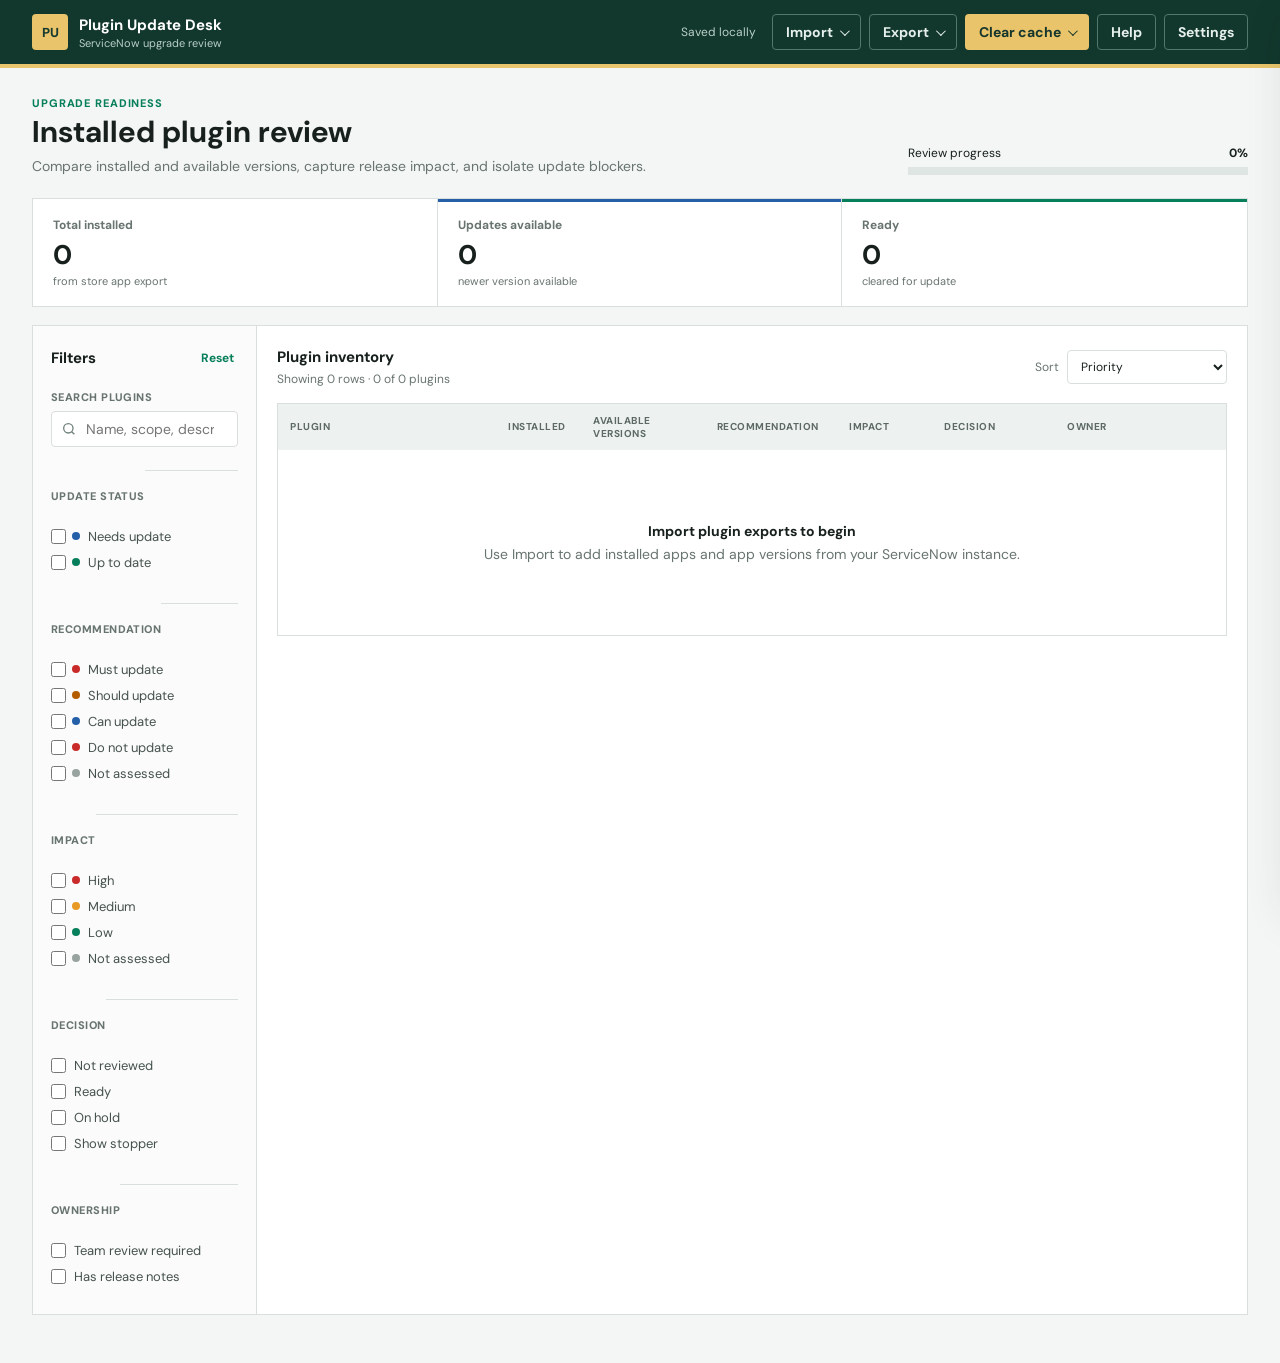
<file: projects/plugin-update-site/index.html>
<!doctype html>
<html lang="en">
<head>
  <meta charset="utf-8">
  <meta name="viewport" content="width=device-width, initial-scale=1">
  <meta name="description" content="Review installed ServiceNow plugins before an instance upgrade.">
  <title>Plugin Update Desk</title>
  <link rel="stylesheet" href="../../shared.css">
  <link rel="stylesheet" href="styles.css">
</head>
<body>
  <header class="app-header">
    <a class="brand" href="#" aria-label="Plugin Update Desk home">
      <span class="brand-mark">PU</span>
      <span><strong>Plugin Update Desk</strong><small>ServiceNow upgrade review</small></span>
    </a>
    <div class="header-actions">
      <span id="saveStatus" class="save-status">Saved locally</span>
      <details class="action-menu">
        <summary class="button secondary">Import</summary>
        <div class="action-menu-panel">
          <button id="importButton" type="button"><span>Installed apps</span><small>CSV</small></button>
          <button id="importVersionsButton" type="button"><span>App versions</span><small>CSV</small></button>
          <button id="importReviewButton" type="button"><span>Review</span><small>JSON</small></button>
        </div>
      </details>
      <input id="csvInput" type="file" accept=".csv,text/csv" hidden>
      <input id="versionsInput" type="file" accept=".csv,text/csv" hidden>
      <input id="reviewInput" type="file" accept=".json,application/json" hidden>
      <details class="action-menu">
        <summary class="button secondary">Export</summary>
        <div class="action-menu-panel">
          <button id="exportInstalledButton" type="button"><span>Installed apps</span><small>CSV</small></button>
          <button id="exportVersionsButton" type="button"><span>App versions</span><small>CSV</small></button>
          <button id="exportButton" type="button"><span>Review</span><small>JSON</small></button>
        </div>
      </details>
      <details class="action-menu">
        <summary class="button primary">Clear cache</summary>
        <div class="action-menu-panel action-menu-danger">
          <button id="clearInstalledCacheButton" type="button"><span>Installed apps</span><small>Cached CSV</small></button>
          <button id="clearVersionsCacheButton" type="button"><span>App versions</span><small>Cached CSV</small></button>
          <button id="clearReviewCacheButton" type="button"><span>Review</span><small>Reviews and targets</small></button>
        </div>
      </details>
      <button id="helpButton" class="button secondary" type="button">Help</button>
      <button id="settingsButton" class="button secondary" type="button">Settings</button>
    </div>
  </header>

  <main class="page-shell">
    <section class="page-heading" aria-labelledby="pageTitle">
      <div>
        <p class="eyebrow">Upgrade readiness</p>
        <h1 id="pageTitle">Installed plugin review</h1>
        <p class="subtitle">Compare installed and available versions, capture release impact, and isolate update blockers.</p>
      </div>
      <div class="review-meter" aria-label="Review progress">
        <div class="meter-label"><span>Review progress</span><strong id="progressText">0%</strong></div>
        <div class="meter-track"><span id="progressBar"></span></div>
      </div>
    </section>

    <section class="metrics" aria-label="Upgrade overview">
      <article class="metric"><span>Total installed</span><strong id="totalCount">0</strong><small>from store app export</small></article>
      <article class="metric metric-update"><span>Updates available</span><strong id="updateCount">0</strong><small>newer version available</small></article>
      <article class="metric metric-ready"><span>Ready</span><strong id="readyCount">0</strong><small>cleared for update</small></article>
    </section>

    <section class="workspace">
      <aside class="filters" aria-label="Plugin filters">
        <div class="filter-heading">
          <h2>Filters</h2>
          <button id="clearFilters" class="text-button" type="button">Reset</button>
        </div>

        <label class="field-label" for="searchInput">Search plugins</label>
        <div class="search-wrap">
          <svg aria-hidden="true" viewBox="0 0 24 24"><circle cx="11" cy="11" r="7"></circle><path d="m20 20-4-4"></path></svg>
          <input id="searchInput" type="search" placeholder="Name, scope, description...">
        </div>

        <fieldset>
          <legend>Update status</legend>
          <label><input type="checkbox" name="updateStatus" value="update"><span class="dot update"></span>Needs update</label>
          <label><input type="checkbox" name="updateStatus" value="current"><span class="dot current"></span>Up to date</label>
        </fieldset>

        <fieldset>
          <legend>Recommendation</legend>
          <label><input type="checkbox" name="recommendation" value="must"><span class="dot must"></span>Must update</label>
          <label><input type="checkbox" name="recommendation" value="should"><span class="dot should"></span>Should update</label>
          <label><input type="checkbox" name="recommendation" value="can"><span class="dot can"></span>Can update</label>
          <label><input type="checkbox" name="recommendation" value="do_not"><span class="dot do-not"></span>Do not update</label>
          <label><input type="checkbox" name="recommendation" value="unassessed"><span class="dot neutral"></span>Not assessed</label>
        </fieldset>

        <fieldset>
          <legend>Impact</legend>
          <label><input type="checkbox" name="impact" value="high"><span class="dot high"></span>High</label>
          <label><input type="checkbox" name="impact" value="medium"><span class="dot medium"></span>Medium</label>
          <label><input type="checkbox" name="impact" value="low"><span class="dot low"></span>Low</label>
          <label><input type="checkbox" name="impact" value="unassessed"><span class="dot neutral"></span>Not assessed</label>
        </fieldset>

        <fieldset>
          <legend>Decision</legend>
          <label><input type="checkbox" name="decision" value="review">Not reviewed</label>
          <label><input type="checkbox" name="decision" value="ready">Ready</label>
          <label><input type="checkbox" name="decision" value="hold">On hold</label>
          <label><input type="checkbox" name="decision" value="blocker">Show stopper</label>
        </fieldset>

        <fieldset>
          <legend>Ownership</legend>
          <label><input id="teamOnly" type="checkbox">Team review required</label>
          <label><input id="notesOnly" type="checkbox">Has release notes</label>
        </fieldset>
      </aside>

      <section class="inventory" aria-labelledby="inventoryTitle">
        <div class="inventory-toolbar">
          <div><h2 id="inventoryTitle">Plugin inventory</h2><p><span id="currentPageCount">Showing 0 rows</span> · <span id="resultCount">0 plugins</span></p></div>
          <label class="sort-control">Sort
            <select id="sortSelect">
              <option value="priority">Priority</option>
              <option value="recommendation">Recommendation</option>
              <option value="name">Name A-Z</option>
              <option value="decision">Decision</option>
              <option value="updated">Recently edited</option>
            </select>
          </label>
        </div>

        <div class="table-wrap">
          <table>
            <thead><tr><th>Plugin</th><th>Installed</th><th>Available versions</th><th>Recommendation</th><th>Impact</th><th>Decision</th><th>Owner</th><th><span class="sr-only">Open</span></th></tr></thead>
            <tbody id="pluginRows"></tbody>
          </table>
          <div id="emptyState" class="empty-state" hidden>
            <strong id="emptyStateTitle">Import plugin exports to begin</strong>
            <span id="emptyStateDescription">Use Import to upload <code>sys_store_app</code> with <code>name</code>, <code>scope</code>, <code>version</code>, and <code>latest_version</code>; then upload <code>sys_app_version</code> with <code>name</code>, <code>scope</code>, and <code>version</code>.</span>
          </div>
        </div>
        <nav id="pagination" class="pagination" aria-label="Plugin pages"></nav>
      </section>
    </section>
  </main>

  <div id="drawerBackdrop" class="drawer-backdrop" hidden></div>
  <aside id="reviewDrawer" class="review-drawer" aria-labelledby="drawerTitle" aria-hidden="true">
    <header class="drawer-header">
      <div><p class="eyebrow">Plugin review</p><h2 id="drawerTitle">Plugin name</h2><code id="drawerSource"></code></div>
      <button id="closeDrawer" class="icon-button" type="button" aria-label="Close review">&times;</button>
    </header>
    <form id="reviewForm">
      <div class="drawer-body">
        <div class="version-summary">
          <div><span>Installed version</span><strong id="drawerInstalledVersion">Unknown</strong></div>
          <div><span>Versions available</span><strong id="drawerVersionCount">0</strong></div>
          <span id="drawerUpdateStatus" class="pill current">Up to date</span>
        </div>

        <div class="target-selection">
          <label>Selected update target
            <select id="selectedUpdateVersionField" name="selectedUpdateVersion"></select>
          </label>
          <span id="selectionStatus">Complete version reviews before selecting</span>
        </div>

        <label>Version to review
          <select id="targetVersionField" name="targetVersion"></select>
        </label>
        <div id="versionMetadata" class="version-metadata" hidden>
          <div><span>Published</span><strong id="versionPublishDate">Unknown</strong></div>
          <div><span>Dependencies</span><strong id="versionDependencies">None listed</strong></div>
          <div class="family-availability"><span>Family availability</span><div id="familyAvailability"></div></div>
          <p id="versionDescription"></p>
        </div>

        <div class="form-grid">
          <label>Update recommendation
            <select id="recommendationField" name="recommendation">
              <option value="unassessed">Not assessed</option><option value="must">Must update</option><option value="should">Should update</option><option value="can">Can update</option><option value="do_not">Do not update</option>
            </select>
          </label>
          <label>Impact level
            <select id="impactField" name="impact">
              <option value="unassessed">Not assessed</option><option value="low">Low</option><option value="medium">Medium</option><option value="high">High</option>
            </select>
          </label>
          <label>Decision
            <select id="decisionField" name="decision">
              <option value="review">Not reviewed</option><option value="ready">Ready</option><option value="hold">On hold</option><option value="blocker">Show stopper</option>
            </select>
          </label>
        </div>

        <label>Review owner
          <input id="ownerField" name="owner" type="text" placeholder="Team or person">
        </label>
        <label>Release notes
          <textarea id="notesField" name="notes" rows="8" placeholder="What changed? Include known issues, dependencies, and testing guidance."></textarea>
        </label>
        <label>Team action / validation plan
          <textarea id="actionField" name="action" rows="4" placeholder="What must the team inspect or test?"></textarea>
        </label>
        <label class="check-row"><input id="teamField" name="teamRequired" type="checkbox">Requires team review before update</label>
      </div>
      <footer class="drawer-footer">
        <button id="clearReview" class="button secondary danger" type="button">Clear review</button>
        <button class="button primary" type="submit">Save review</button>
      </footer>
    </form>
  </aside>

  <dialog id="settingsDialog" class="settings-dialog" aria-labelledby="settingsTitle">
    <form id="settingsForm" method="dialog">
      <header class="settings-header">
        <div><p class="eyebrow">Configuration</p><h2 id="settingsTitle">Settings</h2></div>
        <button id="closeSettings" class="icon-button" type="button" aria-label="Close settings">&times;</button>
      </header>
      <div class="settings-body">
        <div class="settings-copy">
          <h3>Tracked family releases</h3>
          <p>These releases appear in each plugin version's compatibility summary.</p>
        </div>
        <div id="familyReleaseList" class="family-release-list"></div>
        <button id="addFamilyRelease" class="button secondary add-family" type="button">Add family release</button>
        <p id="settingsError" class="settings-error" role="alert" hidden></p>
      </div>
      <footer class="settings-footer">
        <button id="resetFamilyReleases" class="button secondary" type="button">Restore defaults</button>
        <button class="button primary" type="submit">Save settings</button>
      </footer>
    </form>
  </dialog>

  <dialog id="helpDialog" class="help-dialog" aria-labelledby="helpTitle">
    <header class="help-header">
      <div><p class="eyebrow">Plugin Update Desk</p><h2 id="helpTitle">Instructions</h2></div>
      <button id="closeHelp" class="icon-button" type="button" aria-label="Close instructions">&times;</button>
    </header>
    <div class="help-body">
      <section>
        <h3>1. Export your instance data</h3>
        <p>Create two CSV exports from the ServiceNow instance you are reviewing. The tool does not load or send data to a server.</p>
        <div class="help-table-wrap">
          <table class="help-table">
            <thead><tr><th>Import</th><th>ServiceNow table</th><th>Required columns</th></tr></thead>
            <tbody>
              <tr><td>Installed apps</td><td><code>sys_store_app</code></td><td><code>name</code>, <code>scope</code>, <code>version</code>, <code>latest_version</code></td></tr>
              <tr><td>App versions</td><td><code>sys_app_version</code></td><td><code>name</code>, <code>scope</code>, <code>version</code></td></tr>
            </tbody>
          </table>
        </div>
        <p>Export the listed fields from each table as CSV. App versions can also include <code>publish_date</code>, <code>dependencies</code>, <code>compatibilities</code>, and <code>short_description</code>.</p>
      </section>
      <section>
        <h3>2. Import and review</h3>
        <ol>
          <li>Select <strong>Import</strong>, then upload the Installed apps CSV and App versions CSV.</li>
          <li>Open a plugin with an available update.</li>
          <li>Review every available version, then set its recommendation, impact, decision, owner, notes, and team action.</li>
          <li>After all version decisions are complete, choose the update target.</li>
        </ol>
      </section>
      <section>
        <h3>3. Save and share work</h3>
        <p>Imports and reviews remain only in this browser. Use <strong>Export</strong> &gt; <strong>Review</strong> to download a JSON backup, then use <strong>Import</strong> &gt; <strong>Review</strong> to restore it on another browser or device.</p>
      </section>
      <section>
        <h3>Clear local data</h3>
        <p>Use <strong>Clear cache</strong> to remove saved imports or review data from this browser. Export a review backup first if you need to retain it.</p>
      </section>
    </div>
  </dialog>

  <div id="toast" class="toast" role="status" aria-live="polite"></div>
  <script src="app.js"></script>
</body>
</html>
</file>
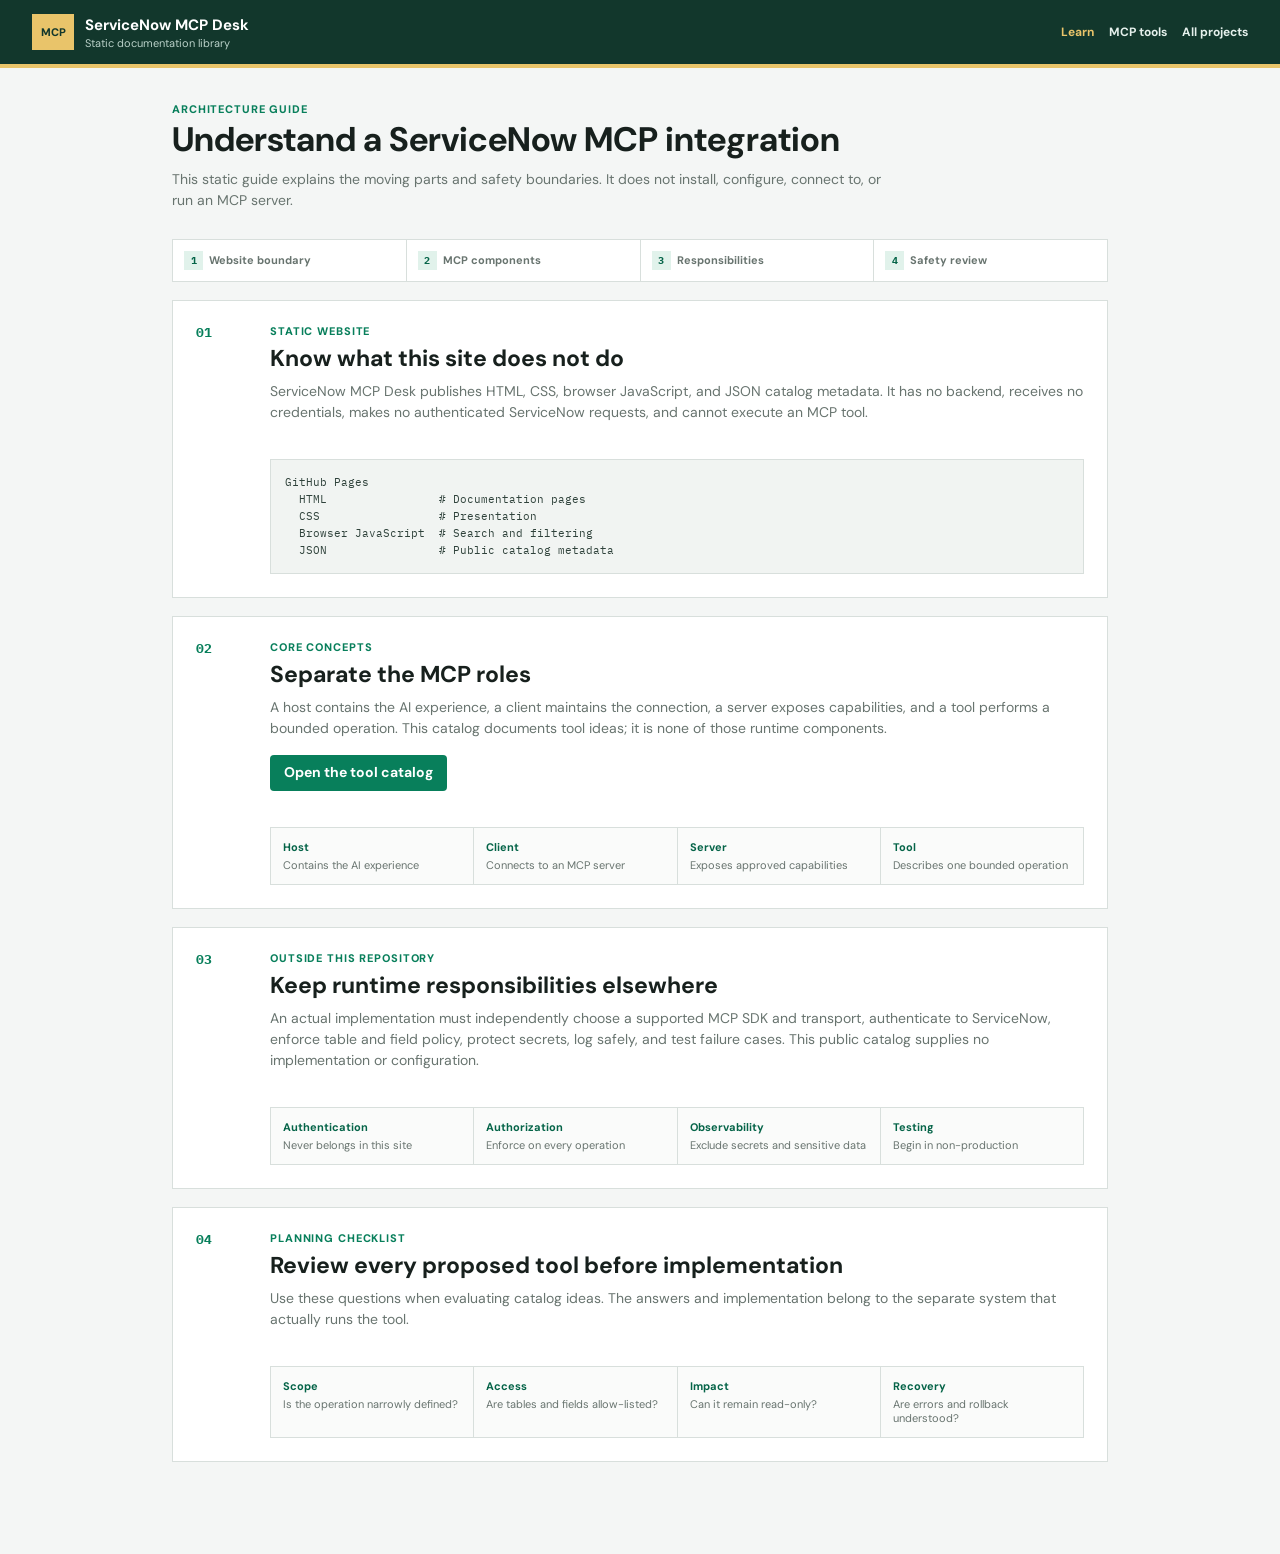
<file: projects/mcp-site/setup.html>
<!doctype html>
<html lang="en">
<head>
  <meta charset="utf-8">
  <meta name="viewport" content="width=device-width, initial-scale=1">
  <meta name="description" content="Learn the architecture and safety boundaries behind ServiceNow MCP tools.">
  <title>Learn MCP Architecture | ServiceNow MCP Desk</title>
  <link rel="stylesheet" href="../../shared.css">
  <link rel="stylesheet" href="styles.css">
</head>
<body>
  <header class="app-header">
    <a class="brand" href="index.html" aria-label="ServiceNow MCP Desk home"><span class="brand-mark">MCP</span><span><strong>ServiceNow MCP Desk</strong><small>Static documentation library</small></span></a>
    <nav class="app-nav" aria-label="ServiceNow MCP Desk"><a class="active" href="setup.html">Learn</a><a href="tools.html">MCP tools</a><a href="../../index.html">All projects</a></nav>
  </header>

  <main class="page-shell guided-shell">
    <section class="guided-heading" aria-labelledby="pageTitle">
      <p class="eyebrow">Architecture guide</p>
      <h1 id="pageTitle">Understand a ServiceNow MCP integration</h1>
      <p>This static guide explains the moving parts and safety boundaries. It does not install, configure, connect to, or run an MCP server.</p>
    </section>

    <ol class="setup-rail" aria-label="Architecture topics">
      <li><a href="#boundary"><span>1</span>Website boundary</a></li>
      <li><a href="#components"><span>2</span>MCP components</a></li>
      <li><a href="#responsibilities"><span>3</span>Responsibilities</a></li>
      <li><a href="#review"><span>4</span>Safety review</a></li>
    </ol>

    <section id="boundary" class="guided-section" aria-labelledby="serverTitle">
      <div class="step-marker">01</div>
      <div class="guided-copy"><p class="eyebrow">Static website</p><h2 id="serverTitle">Know what this site does not do</h2><p>ServiceNow MCP Desk publishes HTML, CSS, browser JavaScript, and JSON catalog metadata. It has no backend, receives no credentials, makes no authenticated ServiceNow requests, and cannot execute an MCP tool.</p></div>
      <pre class="code-preview">GitHub Pages
  HTML                # Documentation pages
  CSS                 # Presentation
  Browser JavaScript  # Search and filtering
  JSON                # Public catalog metadata</pre>
    </section>

    <section id="components" class="guided-section" aria-labelledby="toolTitle">
      <div class="step-marker">02</div>
      <div class="guided-copy"><p class="eyebrow">Core concepts</p><h2 id="toolTitle">Separate the MCP roles</h2><p>A host contains the AI experience, a client maintains the connection, a server exposes capabilities, and a tool performs a bounded operation. This catalog documents tool ideas; it is none of those runtime components.</p><a class="button primary" href="tools.html">Open the tool catalog</a></div>
      <div class="guidance-checks"><div><strong>Host</strong><span>Contains the AI experience</span></div><div><strong>Client</strong><span>Connects to an MCP server</span></div><div><strong>Server</strong><span>Exposes approved capabilities</span></div><div><strong>Tool</strong><span>Describes one bounded operation</span></div></div>
    </section>

    <section id="responsibilities" class="guided-section" aria-labelledby="connectionTitle">
      <div class="step-marker">03</div>
      <div class="guided-copy"><p class="eyebrow">Outside this repository</p><h2 id="connectionTitle">Keep runtime responsibilities elsewhere</h2><p>An actual implementation must independently choose a supported MCP SDK and transport, authenticate to ServiceNow, enforce table and field policy, protect secrets, log safely, and test failure cases. This public catalog supplies no implementation or configuration.</p></div>
      <div class="guidance-checks"><div><strong>Authentication</strong><span>Never belongs in this site</span></div><div><strong>Authorization</strong><span>Enforce on every operation</span></div><div><strong>Observability</strong><span>Exclude secrets and sensitive data</span></div><div><strong>Testing</strong><span>Begin in non-production</span></div></div>
    </section>

    <section id="review" class="guided-section verify-section" aria-labelledby="verifyTitle">
      <div class="step-marker">04</div>
      <div class="guided-copy"><p class="eyebrow">Planning checklist</p><h2 id="verifyTitle">Review every proposed tool before implementation</h2><p>Use these questions when evaluating catalog ideas. The answers and implementation belong to the separate system that actually runs the tool.</p></div>
      <div class="guidance-checks"><div><strong>Scope</strong><span>Is the operation narrowly defined?</span></div><div><strong>Access</strong><span>Are tables and fields allow-listed?</span></div><div><strong>Impact</strong><span>Can it remain read-only?</span></div><div><strong>Recovery</strong><span>Are errors and rollback understood?</span></div></div>
    </section>
    <p id="statusMessage" class="status-message" role="status"></p>
  </main>
</body>
</html>
</file>
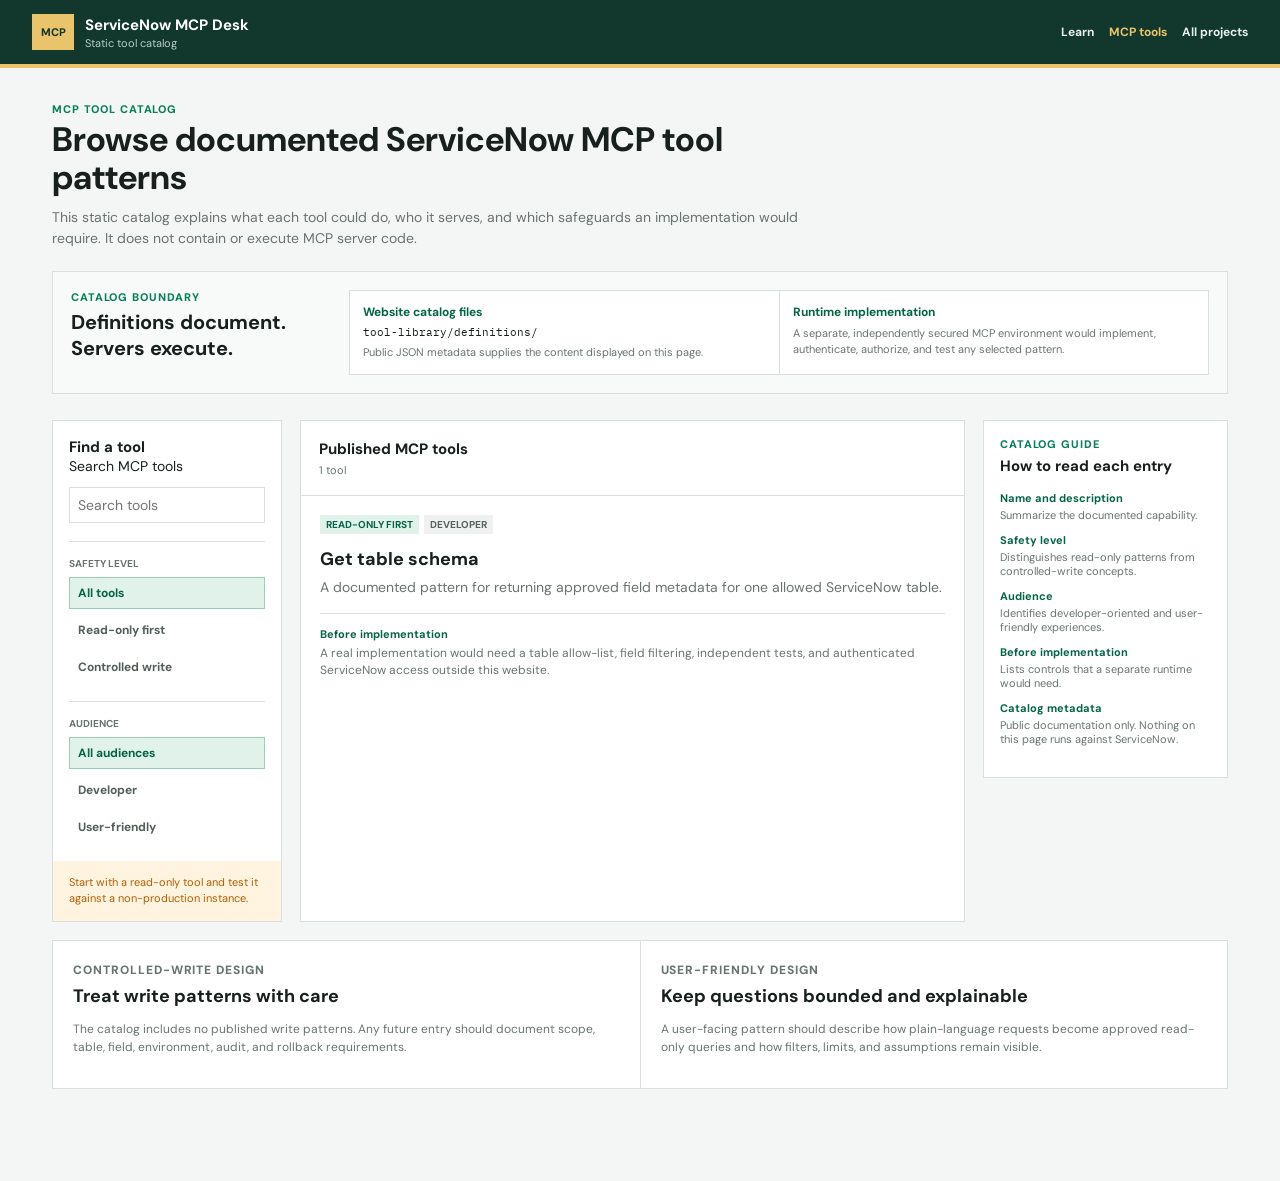
<file: projects/mcp-site/tools.html>
<!doctype html>
<html lang="en">
<head>
  <meta charset="utf-8">
  <meta name="viewport" content="width=device-width, initial-scale=1">
  <meta name="description" content="Browse reusable JavaScript ServiceNow MCP tool packages.">
  <title>MCP Tool Explorer | ServiceNow MCP Desk</title>
  <link rel="stylesheet" href="../../shared.css">
  <link rel="stylesheet" href="styles.css">
</head>
<body>
  <header class="app-header">
    <a class="brand" href="index.html" aria-label="ServiceNow MCP Desk home"><span class="brand-mark">MCP</span><span><strong>ServiceNow MCP Desk</strong><small>Static tool catalog</small></span></a>
    <nav class="app-nav" aria-label="ServiceNow MCP Desk"><a href="setup.html">Learn</a><a class="active" href="tools.html">MCP tools</a><a href="../../index.html">All projects</a></nav>
  </header>

  <main class="page-shell explorer-shell">
    <section class="explorer-heading" aria-labelledby="pageTitle"><p class="eyebrow">MCP tool catalog</p><h1 id="pageTitle">Browse documented ServiceNow MCP tool patterns</h1><p>This static catalog explains what each tool could do, who it serves, and which safeguards an implementation would require. It does not contain or execute MCP server code.</p></section>
    <section class="library-key" aria-labelledby="libraryKeyTitle"><div><p class="eyebrow">Catalog boundary</p><h2 id="libraryKeyTitle">Definitions document. Servers execute.</h2></div><div class="library-key-items"><article><strong>Website catalog files</strong><code>tool-library/definitions/</code><span>Public JSON metadata supplies the content displayed on this page.</span></article><article><strong>Runtime implementation</strong><span>A separate, independently secured MCP environment would implement, authenticate, authorize, and test any selected pattern.</span></article></div></section>
    <section class="explorer-layout" aria-label="MCP tool library">
      <aside class="tool-sidebar"><div><h2>Find a tool</h2><label class="search-field" for="toolSearch"><span class="sr-only">Search MCP tools</span><input id="toolSearch" type="search" placeholder="Search tools" autocomplete="off"></label></div><div class="sidebar-filter"><span>Safety level</span><button class="filter-button active" type="button" data-level="all" aria-pressed="true">All tools</button><button class="filter-button" type="button" data-level="read" aria-pressed="false">Read-only first</button><button class="filter-button" type="button" data-level="write" aria-pressed="false">Controlled write</button></div><div class="sidebar-filter"><span>Audience</span><button class="filter-button active" type="button" data-audience="all" aria-pressed="true">All audiences</button><button class="filter-button" type="button" data-audience="developer" aria-pressed="false">Developer</button><button class="filter-button" type="button" data-audience="user" aria-pressed="false">User-friendly</button></div><p class="sidebar-note">Start with a read-only tool and test it against a non-production instance.</p></aside>
      <section class="tool-explorer"><header class="tool-explorer-head"><div><h2>Published MCP tools</h2><p id="toolCount">Loading tools...</p></div></header><div id="toolList" class="tool-list" aria-live="polite"></div></section>
      <aside class="package-panel"><p class="eyebrow">Catalog guide</p><h2>How to read each entry</h2><dl><dt>Name and description</dt><dd>Summarize the documented capability.</dd><dt>Safety level</dt><dd>Distinguishes read-only patterns from controlled-write concepts.</dd><dt>Audience</dt><dd>Identifies developer-oriented and user-friendly experiences.</dd><dt>Before implementation</dt><dd>Lists controls that a separate runtime would need.</dd><dt>Catalog metadata</dt><dd>Public documentation only. Nothing on this page runs against ServiceNow.</dd></dl></aside>
    </section>
    <section class="audience-strip"><article><p class="eyebrow">Controlled-write design</p><h2>Treat write patterns with care</h2><p>The catalog includes no published write patterns. Any future entry should document scope, table, field, environment, audit, and rollback requirements.</p></article><article><p class="eyebrow">User-friendly design</p><h2>Keep questions bounded and explainable</h2><p>A user-facing pattern should describe how plain-language requests become approved read-only queries and how filters, limits, and assumptions remain visible.</p></article></section>
    <p id="statusMessage" class="status-message" role="status"></p>
  </main>
  <script src="app.js"></script>
</body>
</html>
</file>
<file: shared.css>
@import url('https://fonts.googleapis.com/css2?family=DM+Sans:wght@400;500;600;700&family=IBM+Plex+Mono:wght@500&display=swap');

:root {
  --ink: #17201d;
  --muted: #68746f;
  --line: #d8dfdc;
  --canvas: #f4f6f5;
  --paper: #ffffff;
  --green: #087f5b;
  --green-dark: #056448;
  --green-soft: #e1f2eb;
  --blue: #245fa8;
  --blue-soft: #eaf2fc;
  --amber: #b35c00;
  --amber-soft: #fff4df;
  --brand-dark: #12372c;
  --brand-accent: #e9c46a;
  --focus-ring: rgba(8, 127, 91, .24);
}

* { box-sizing: border-box; }
html { color-scheme: light; }
body { margin: 0; background: var(--canvas); color: var(--ink); font-family: "DM Sans", sans-serif; font-size: 14px; }
button, input, select, textarea { font: inherit; }
button, select { cursor: pointer; }
button:focus-visible, input:focus-visible, select:focus-visible, textarea:focus-visible, a:focus-visible { outline: 3px solid var(--focus-ring); outline-offset: 2px; }
.button { min-height: 36px; padding: 7px 13px; border: 1px solid transparent; border-radius: 4px; font-weight: 700; }
.button.primary { background: var(--green); color: #fff; }
.button.primary:hover { background: var(--green-dark); }
.button.secondary { border-color: #8ca69b; background: var(--paper); color: var(--green-dark); }
.button.secondary:hover { background: var(--green-soft); }
</file>
<file: styles.css>
:root {
  --green-glow: rgba(8, 127, 91, 0.1);
}

body {
  background: linear-gradient(135deg, var(--canvas) 0%, #f9fbfa 100%);
  min-height: 100vh;
}

/* Header */
.tools-header {
  background: linear-gradient(135deg, #12372c 0%, #0f2b23 100%);
  color: white;
  padding: 40px 0;
  border-bottom: 4px solid #e9c46a;
  box-shadow: 0 8px 24px rgba(18, 55, 44, 0.2);
}

.header-container {
  max-width: 1400px;
  margin: 0 auto;
  padding: 0 32px;
}

.brand {
  display: flex;
  align-items: center;
  gap: 16px;
}

.brand-mark {
  font-size: 40px;
  display: flex;
  align-items: center;
}

.brand h1 {
  margin: 0;
  font-size: 32px;
  font-weight: 700;
}

.brand p {
  margin: 4px 0 0 0;
  color: #b9d0c8;
  font-size: 14px;
}

/* Main Content */
.tools-main {
  max-width: 1400px;
  margin: 0 auto;
  padding: 60px 32px;
}

.not-found {
  max-width: 560px;
  margin: 10vh auto;
}

.not-found-code {
  margin: 0 0 8px;
  color: var(--green);
  font-size: 14px;
  font-weight: 700;
}

.not-found h1 {
  margin: 0;
  font-size: 32px;
}

.not-found > p:not(.not-found-code) {
  margin: 10px 0 24px;
  color: var(--muted);
}

.tools-grid {
  display: grid;
  grid-template-columns: repeat(auto-fit, minmax(340px, 1fr));
  gap: 28px;
  margin-bottom: 60px;
}

/* Tool Card */
.tool-card {
  position: relative;
  background: var(--paper);
  border-radius: 12px;
  overflow: hidden;
  box-shadow: 0 4px 12px rgba(0, 0, 0, 0.08);
  transition: all 0.3s cubic-bezier(0.34, 1.56, 0.64, 1);
  cursor: pointer;
  display: flex;
  flex-direction: column;
  height: 100%;
  border: 1px solid var(--line);
}

.tool-card::after {
  content: "Click to open";
  position: absolute;
  inset: 0;
  display: grid;
  place-items: center;
  background: rgba(15, 43, 35, 0.94);
  color: #fff;
  font-size: 18px;
  font-weight: 700;
  opacity: 0;
  pointer-events: none;
  transition: opacity 0.2s ease;
}

.tool-card-link {
  color: inherit;
  text-decoration: none;
}

.tool-card:hover {
  transform: translateY(-8px);
  box-shadow: 0 16px 40px rgba(8, 127, 91, 0.15);
  border-color: var(--green);
  background: linear-gradient(135deg, var(--paper) 0%, var(--green-soft) 100%);
}

.tool-card:hover::after,
.tool-card:focus-visible::after {
  opacity: 1;
}

.tool-card:hover .tool-content h2 {
  color: var(--green);
}

.tool-card:hover .tool-image-container {
  background: var(--green-glow);
}

/* Image Container */
.tool-image-container {
  width: 100%;
  aspect-ratio: 3 / 2;
  background: var(--canvas);
  display: flex;
  align-items: center;
  justify-content: center;
  overflow: hidden;
  transition: background 0.3s ease;
}

.tool-image {
  width: 100%;
  height: 100%;
  object-fit: cover;
}

.upgrade-card-art { flex-direction: column; gap: 13px; background: #e8eee9; color: #183c32; }
.upgrade-card-route { display: flex; align-items: center; gap: 15px; font-size: 22px; font-weight: 700; }
.upgrade-card-route span { padding: 9px 13px; background: #fff; border: 1px solid #cbd8d0; border-radius: 3px; }
.upgrade-card-route b { color: #a45d2b; font-size: 24px; }
.upgrade-card-art small { color: #63756b; font-size: 10px; font-weight: 800; letter-spacing: .08em; }

/* Content */
.tool-content {
  padding: 24px;
  display: flex;
  flex-direction: column;
  flex-grow: 1;
}

.tool-content h2 {
  margin: 0 0 8px 0;
  font-size: 20px;
  font-weight: 700;
  color: var(--ink);
  transition: color 0.3s ease;
}

.tool-content p {
  margin: 0 0 20px 0;
  color: var(--muted);
  font-size: 14px;
  line-height: 1.5;
  flex-grow: 1;
}

.tool-link {
  display: inline-flex;
  align-items: center;
  gap: 6px;
  color: var(--green);
  text-decoration: none;
  font-weight: 600;
  font-size: 13px;
  transition: gap 0.3s ease;
}

.tool-link:hover {
  gap: 10px;
}

.tool-badge {
  display: inline-block;
  background: var(--canvas);
  color: var(--muted);
  padding: 4px 12px;
  border-radius: 12px;
  font-size: 12px;
  font-weight: 600;
  width: fit-content;
}

/* Footer */
.tools-footer {
  text-align: center;
  padding: 40px 32px;
  color: var(--muted);
  font-size: 14px;
  border-top: 1px solid var(--line);
}

/* Responsive */
@media (max-width: 768px) {
  .tools-grid {
    grid-template-columns: 1fr;
  }

  .brand h1 {
    font-size: 24px;
  }

  .tools-main {
    padding: 40px 20px;
  }

  .header-container {
    padding: 0 20px;
  }
}
</file>
<file: plugin-update-site/styles.css>
@import url('https://fonts.googleapis.com/css2?family=DM+Sans:wght@400;500;600;700&family=IBM+Plex+Mono:wght@500&display=swap');

:root {
  --ink: #17201d;
  --muted: #68746f;
  --line: #d8dfdc;
  --canvas: #f4f6f5;
  --paper: #ffffff;
  --green: #087f5b;
  --green-dark: #056448;
  --green-soft: #e1f2eb;
  --red: #c92a2a;
  --red-soft: #fff0f0;
  --amber: #b35c00;
  --amber-soft: #fff4df;
  --blue: #245fa8;
  --blue-soft: #eaf2fc;
  --shadow: 0 16px 45px rgba(24, 42, 35, .14);
}

* { box-sizing: border-box; }
html { color-scheme: light; }
body { margin: 0; background: var(--canvas); color: var(--ink); font-family: "DM Sans", sans-serif; font-size: 14px; }
button, input, select, textarea { font: inherit; }
button, select { cursor: pointer; }
button:focus-visible, input:focus-visible, select:focus-visible, textarea:focus-visible { outline: 3px solid rgba(8, 127, 91, .22); outline-offset: 1px; }

.app-header { height: 68px; padding: 0 32px; display: flex; align-items: center; justify-content: space-between; gap: 24px; background: #12372c; color: white; border-bottom: 4px solid #e9c46a; position: sticky; top: 0; z-index: 20; }
.brand { display: inline-flex; align-items: center; gap: 11px; color: inherit; text-decoration: none; min-width: 0; }
.brand-mark { width: 36px; height: 36px; display: grid; place-items: center; background: #e9c46a; color: #173b31; border-radius: 4px; font-weight: 800; font-size: 13px; }
.brand strong, .brand small { display: block; }
.brand strong { font-size: 15px; }
.brand small { color: #b9d0c8; font-size: 11px; margin-top: 1px; }
.header-actions { display: flex; align-items: center; gap: 8px; }
.save-status { color: #b9d0c8; font-size: 12px; margin-right: 8px; }
.button { border: 1px solid transparent; border-radius: 4px; min-height: 36px; padding: 7px 13px; font-weight: 700; }
.button.primary { background: var(--green); color: #fff; }
.button.primary:hover { background: var(--green-dark); }
.app-header .button.primary { background: #e9c46a; color: #16362d; }
.app-header .button.primary:hover { background: #f3d985; }
.button.secondary { background: transparent; color: inherit; border-color: currentColor; }
.app-header .button.secondary { color: #e5f0ec; border-color: #53776c; }
.button.danger { color: var(--red); border-color: #e9bcbc; }
.action-menu { position: relative; }
.action-menu summary { display: flex; align-items: center; gap: 7px; list-style: none; user-select: none; }
.action-menu summary::-webkit-details-marker { display: none; }
.action-menu summary::after { content: ""; width: 6px; height: 6px; border-right: 1.5px solid currentColor; border-bottom: 1.5px solid currentColor; transform: rotate(45deg) translateY(-2px); }
.action-menu[open] summary::after { transform: rotate(225deg) translate(-2px, -1px); }
.action-menu-panel { position: absolute; top: calc(100% + 8px); right: 0; z-index: 40; width: 220px; padding: 5px; background: var(--paper); color: var(--ink); border: 1px solid var(--line); box-shadow: var(--shadow); }
.action-menu-panel button { width: 100%; padding: 9px 10px; display: flex; align-items: center; justify-content: space-between; gap: 12px; border: 0; background: transparent; color: var(--ink); text-align: left; }
.action-menu-panel button:hover, .action-menu-panel button:focus-visible { background: #edf4f1; }
.action-menu-panel button span { font-weight: 700; }
.action-menu-panel button small { color: var(--muted); font-size: 10px; }
.action-menu-danger button:hover, .action-menu-danger button:focus-visible { background: var(--red-soft); color: var(--red); }

.page-shell { max-width: 1480px; margin: auto; padding: 28px 32px 48px; }
.page-heading { display: flex; align-items: flex-end; justify-content: space-between; gap: 32px; margin-bottom: 23px; }
.eyebrow { margin: 0 0 5px; color: var(--green); font-size: 11px; font-weight: 800; text-transform: uppercase; letter-spacing: .08em; }
h1 { margin: 0; font-size: 30px; line-height: 1.15; letter-spacing: 0; }
.subtitle { color: var(--muted); margin: 7px 0 0; }
.review-meter { width: min(340px, 34vw); }
.meter-label { display: flex; justify-content: space-between; font-size: 12px; margin-bottom: 6px; }
.meter-track { height: 8px; background: #dfe5e2; overflow: hidden; }
.meter-track span { display: block; width: 0; height: 100%; background: var(--green); transition: width .3s ease; }

.metrics { display: grid; grid-template-columns: repeat(3, 1fr); border: 1px solid var(--line); background: var(--paper); margin-bottom: 18px; }
.metric { padding: 18px 20px; border-right: 1px solid var(--line); position: relative; }
.metric:last-child { border-right: 0; }
.metric span, .metric small { display: block; color: var(--muted); }
.metric span { font-weight: 700; font-size: 12px; }
.metric strong { display: block; font-size: 27px; margin: 4px 0 2px; }
.metric small { font-size: 11px; }
.metric-risk { box-shadow: inset 0 3px var(--red); }
.metric-update { box-shadow: inset 0 3px var(--blue); }
.metric-ready { box-shadow: inset 0 3px var(--green); }

.workspace { min-height: 620px; display: grid; grid-template-columns: 224px minmax(0, 1fr); background: var(--paper); border: 1px solid var(--line); }
.filters { padding: 20px 18px; border-right: 1px solid var(--line); background: #fafbfa; }
.filter-heading, .inventory-toolbar { display: flex; align-items: center; justify-content: space-between; }
.filters h2, .inventory h2 { font-size: 15px; margin: 0; }
.text-button { border: 0; background: transparent; color: var(--green); padding: 4px; font-weight: 700; font-size: 12px; }
.field-label, fieldset legend { color: var(--muted); display: block; font-size: 11px; font-weight: 800; text-transform: uppercase; margin-bottom: 7px; letter-spacing: .04em; }
.field-label { margin-top: 20px; }
.search-wrap { position: relative; }
.search-wrap svg { position: absolute; width: 16px; left: 10px; top: 10px; fill: none; stroke: #70807a; stroke-width: 2; }
.search-wrap input { width: 100%; height: 36px; padding: 7px 9px 7px 34px; border: 1px solid var(--line); border-radius: 4px; background: white; color: var(--ink); }
fieldset { padding: 17px 0 0; margin: 17px 0 0; border: 0; border-top: 1px solid var(--line); }
fieldset legend { padding: 0; transform: translateY(25px); margin-bottom: 24px; }
fieldset label { display: flex; align-items: center; gap: 8px; margin: 9px 0; color: #46524e; font-size: 13px; }
fieldset input { width: 15px; height: 15px; accent-color: var(--green); margin: 0; }
.dot { width: 8px; height: 8px; border-radius: 50%; margin-left: -2px; }
.dot.high { background: var(--red); }.dot.medium { background: #e89a25; }.dot.low { background: var(--green); }.dot.neutral { background: #98a39f; }
.dot.update { background: var(--blue); }.dot.current { background: var(--green); }
.dot.must, .dot.do-not { background: var(--red); }.dot.should { background: var(--amber); }.dot.can { background: var(--blue); }

.inventory { min-width: 0; padding: 20px; }
.inventory-toolbar { min-height: 43px; margin-bottom: 14px; }
.inventory-toolbar p { margin: 4px 0 0; color: var(--muted); font-size: 12px; }
.sort-control { color: var(--muted); font-size: 12px; display: flex; align-items: center; gap: 8px; }
.sort-control select { height: 34px; border: 1px solid var(--line); border-radius: 4px; background: white; color: var(--ink); padding: 0 28px 0 9px; }
.table-wrap { border: 1px solid var(--line); overflow-x: auto; }
table { width: 100%; border-collapse: collapse; table-layout: fixed; }
th { padding: 10px 12px; background: #edf1ef; color: #5d6965; text-transform: uppercase; font-size: 10px; text-align: left; letter-spacing: .05em; }
td { border-top: 1px solid var(--line); padding: 12px; vertical-align: middle; }
tbody tr { transition: background-color .15s; }
tbody tr:hover { background: #f6faf8; }
th:nth-child(1) { width: 23%; } th:nth-child(2) { width: 9%; } th:nth-child(3) { width: 13%; } th:nth-child(4) { width: 14%; } th:nth-child(5) { width: 10%; } th:nth-child(6) { width: 13%; } th:nth-child(7) { width: 13%; } th:last-child { width: 38px; }
.plugin-name { display: block; font-weight: 700; overflow-wrap: anywhere; }
.plugin-id, .parent-id { font-family: "IBM Plex Mono", monospace; color: var(--muted); font-size: 10px; overflow-wrap: anywhere; }
.version-value { display: block; font-family: "IBM Plex Mono", monospace; font-size: 11px; }
.update-label { display: block; margin-top: 4px; font-size: 10px; font-weight: 700; white-space: nowrap; }
.update-label.update { color: var(--blue); }
.update-label.current { color: var(--green-dark); }
.parent-id.empty, .owner-empty { color: #9ca7a3; font-style: italic; font-family: inherit; }
.pill { display: inline-flex; align-items: center; gap: 6px; border-radius: 3px; padding: 4px 7px; font-size: 11px; font-weight: 700; white-space: nowrap; }
.pill::before { content: ""; width: 6px; height: 6px; border-radius: 50%; background: currentColor; }
.pill.high, .pill.blocker { background: var(--red-soft); color: var(--red); }
.pill.medium, .pill.hold { background: var(--amber-soft); color: var(--amber); }
.pill.low, .pill.ready { background: var(--green-soft); color: var(--green-dark); }
.pill.unassessed, .pill.review { background: #eef1f0; color: #63706b; }
.pill.update { background: var(--blue-soft); color: var(--blue); }
.pill.current { background: var(--green-soft); color: var(--green-dark); }
.pill.recommendation-must, .pill.recommendation-do_not { background: var(--red-soft); color: var(--red); }
.pill.recommendation-should { background: var(--amber-soft); color: var(--amber); }
.pill.recommendation-can { background: var(--blue-soft); color: var(--blue); }
.pill.recommendation-unassessed { background: #eef1f0; color: #63706b; }
.not-applicable { color: #9ca7a3; font-size: 11px; font-style: italic; }
.row-open { border: 0; background: transparent; color: var(--green); font-size: 24px; line-height: 1; padding: 4px; }
.row-open:disabled { color: #b5beba; cursor: default; }
.empty-state { padding: 72px 24px; text-align: center; color: var(--muted); }
.empty-state strong, .empty-state span { display: block; }
.empty-state strong { color: var(--ink); margin-bottom: 5px; }
.pagination { display: flex; justify-content: flex-end; align-items: center; gap: 5px; padding-top: 15px; }
.pagination button { min-width: 32px; height: 32px; border: 1px solid var(--line); background: white; border-radius: 3px; color: var(--ink); }
.pagination button.active { background: var(--green); border-color: var(--green); color: white; }
.pagination button:disabled { opacity: .4; cursor: default; }

.drawer-backdrop { position: fixed; inset: 0; z-index: 29; background: rgba(21, 31, 27, .38); }
.review-drawer { position: fixed; z-index: 30; top: 0; right: 0; width: min(560px, 100vw); height: 100vh; background: var(--paper); box-shadow: var(--shadow); transform: translateX(102%); transition: transform .24s ease; display: flex; flex-direction: column; }
.review-drawer.open { transform: translateX(0); }
.drawer-header { padding: 24px 26px 19px; display: flex; justify-content: space-between; gap: 20px; border-bottom: 1px solid var(--line); }
.drawer-header h2 { margin: 0 0 5px; font-size: 21px; overflow-wrap: anywhere; }
.drawer-header code { color: var(--muted); font-family: "IBM Plex Mono", monospace; font-size: 11px; overflow-wrap: anywhere; }
.icon-button { flex: 0 0 34px; width: 34px; height: 34px; border: 1px solid var(--line); background: white; color: var(--ink); font-size: 23px; line-height: 1; }
#reviewForm { min-height: 0; flex: 1; display: flex; flex-direction: column; }
.drawer-body { min-height: 0; overflow-y: auto; padding: 22px 26px; }
.version-summary { background: #f2f5f3; padding: 12px; margin-bottom: 20px; display: grid; grid-template-columns: 1fr 1fr auto; align-items: center; gap: 16px; font-size: 12px; }
.version-summary div span, .version-summary div strong { display: block; }
.version-summary div span { color: var(--muted); margin-bottom: 3px; }
.version-summary div strong { font-family: "IBM Plex Mono", monospace; overflow-wrap: anywhere; }
.target-selection { padding: 14px; margin-bottom: 18px; border-left: 3px solid var(--blue); background: var(--blue-soft); }
.target-selection label { margin-bottom: 5px !important; }
.target-selection > span { color: var(--muted); font-size: 11px; }
.version-metadata { margin: -4px 0 18px; padding: 12px; border: 1px solid var(--line); display: grid; grid-template-columns: 1fr 1fr; gap: 12px; font-size: 11px; }
.version-metadata div span, .version-metadata div strong { display: block; }
.version-metadata div span { color: var(--muted); margin-bottom: 3px; }
.version-metadata .family-availability { grid-column: 1 / -1; }
.family-availability > div { display: flex; flex-wrap: wrap; gap: 6px; margin-top: 6px; }
.family-badge { display: inline-flex; align-items: center; gap: 5px; padding: 4px 7px; border: 1px solid var(--line); background: #f4f6f5; color: var(--muted); font-size: 10px; font-weight: 700; }
.family-badge::before { content: ""; width: 6px; height: 6px; border-radius: 50%; background: #a4ada9; }
.family-badge.available { border-color: #a9d8c6; background: var(--green-soft); color: var(--green-dark); }
.family-badge.available::before { background: var(--green); }
.version-metadata p { grid-column: 1 / -1; margin: 0; color: var(--muted); line-height: 1.45; }
.form-grid { display: grid; grid-template-columns: 1fr 1fr; gap: 12px; }
.drawer-body label:not(.check-row) { display: flex; flex-direction: column; gap: 6px; color: #4f5d58; font-size: 12px; font-weight: 700; margin-bottom: 15px; }
.drawer-body input[type="text"], .drawer-body select, .drawer-body textarea { width: 100%; border: 1px solid #cbd4d0; border-radius: 4px; background: #fff; color: var(--ink); padding: 9px 10px; font-weight: 400; }
.drawer-body select, .drawer-body input[type="text"] { min-height: 39px; }
.drawer-body textarea { resize: vertical; line-height: 1.45; }
.check-row { display: flex; align-items: center; gap: 9px; font-weight: 700; margin: 4px 0; }
.check-row input { width: 17px; height: 17px; accent-color: var(--green); }
.drawer-footer { margin-top: auto; padding: 15px 26px; border-top: 1px solid var(--line); display: flex; justify-content: space-between; background: #fafbfa; }
.settings-dialog { width: min(560px, calc(100vw - 28px)); max-height: min(720px, calc(100vh - 28px)); padding: 0; border: 1px solid var(--line); background: var(--paper); color: var(--ink); box-shadow: var(--shadow); }
.settings-dialog::backdrop { background: rgba(21, 31, 27, .5); }
.settings-dialog form { display: flex; flex-direction: column; max-height: inherit; }
.settings-header, .settings-footer { padding: 17px 20px; display: flex; align-items: center; justify-content: space-between; gap: 16px; }
.settings-header { border-bottom: 1px solid var(--line); }
.settings-header h2 { margin: 0; font-size: 20px; }
.settings-body { padding: 20px; overflow-y: auto; }
.settings-copy h3 { margin: 0; font-size: 15px; }
.settings-copy p { margin: 5px 0 18px; color: var(--muted); font-size: 12px; }
.family-release-list { display: grid; gap: 8px; }
.family-release-row { display: grid; grid-template-columns: minmax(0, 1fr) 36px; gap: 8px; }
.family-release-row input { width: 100%; min-height: 38px; padding: 8px 10px; border: 1px solid var(--line); border-radius: 4px; color: var(--ink); }
.family-release-row button { width: 36px; height: 38px; border: 1px solid #e9bcbc; background: var(--red-soft); color: var(--red); font-size: 20px; }
.add-family { margin-top: 12px; color: var(--green-dark); }
.settings-error { margin: 12px 0 0; color: var(--red); font-size: 12px; font-weight: 700; }
.settings-footer { border-top: 1px solid var(--line); background: #fafbfa; }
.help-dialog { width: min(680px, calc(100vw - 28px)); max-height: min(720px, calc(100vh - 28px)); padding: 0; border: 1px solid var(--line); background: var(--paper); color: var(--ink); box-shadow: var(--shadow); }
.help-dialog::backdrop { background: rgba(21, 31, 27, .5); }
.help-header { padding: 17px 20px; display: flex; align-items: center; justify-content: space-between; gap: 16px; border-bottom: 1px solid var(--line); }
.help-header h2 { margin: 0; font-size: 20px; }
.help-body { max-height: calc(min(720px, 100vh - 28px) - 75px); overflow-y: auto; padding: 20px; }
.help-body section + section { margin-top: 22px; padding-top: 20px; border-top: 1px solid var(--line); }
.help-body h3 { margin: 0; font-size: 15px; }
.help-body p, .help-body ol { margin: 7px 0 0; color: var(--muted); font-size: 13px; line-height: 1.5; }
.help-body ol { padding-left: 21px; }
.help-body li + li { margin-top: 5px; }
.help-body strong { color: var(--ink); }
.help-body code { font-family: "IBM Plex Mono", monospace; font-size: 11px; color: var(--ink); }
.help-table-wrap { margin-top: 12px; border: 1px solid var(--line); overflow-x: auto; }
.help-table { width: 100%; min-width: 480px; border-collapse: collapse; table-layout: auto; }
.help-table th { background: #edf1ef; }
.help-table th, .help-table td { padding: 10px 12px; text-align: left; }
.help-table td { border-top: 1px solid var(--line); color: var(--muted); font-size: 12px; }
.toast { position: fixed; z-index: 50; left: 50%; bottom: 22px; transform: translate(-50%, 18px); opacity: 0; pointer-events: none; padding: 10px 15px; color: white; background: #23332e; border-radius: 4px; box-shadow: var(--shadow); transition: .2s ease; }
.toast.show { opacity: 1; transform: translate(-50%, 0); }
.sr-only { position: absolute; width: 1px; height: 1px; padding: 0; margin: -1px; overflow: hidden; clip: rect(0, 0, 0, 0); white-space: nowrap; border: 0; }

@media (max-width: 980px) {
  .metrics { grid-template-columns: repeat(3, 1fr); }
  .workspace { grid-template-columns: 190px minmax(0, 1fr); }
  th:nth-child(5), td:nth-child(5), th:nth-child(7), td:nth-child(7) { display: none; }
  th:nth-child(1) { width: 29%; } th:nth-child(2) { width: 14%; } th:nth-child(3) { width: 18%; } th:nth-child(4) { width: 20%; } th:nth-child(6) { width: auto; }
}

@media (max-width: 700px) {
  .app-header { height: auto; min-height: 68px; padding: 12px 16px; }
  .brand > span:last-child, .save-status { display: none; }
  .header-actions { gap: 5px; }
  .button { padding-inline: 9px; }
  .action-menu summary { white-space: nowrap; font-size: 12px; }
  #settingsButton { font-size: 0; width: 36px; padding: 0; }
  #settingsButton::before { content: "⚙"; font-size: 17px; }
  .page-shell { padding: 22px 14px 36px; }
  .page-heading { display: block; }
  h1 { font-size: 25px; }
  .review-meter { width: 100%; margin-top: 20px; }
  .metrics { grid-template-columns: 1fr 1fr; }
  .metric { padding: 14px; }
  .metric:nth-child(2) { border-right: 0; }
  .metric:nth-child(-n+2) { border-bottom: 1px solid var(--line); }
  .metric:last-child { grid-column: 1 / -1; }
  .workspace { display: block; }
  .filters { border-right: 0; border-bottom: 1px solid var(--line); }
  fieldset { display: flex; flex-wrap: wrap; column-gap: 15px; }
  fieldset legend { width: 100%; }
  .inventory { padding: 14px; }
  th:nth-child(2), td:nth-child(2), th:nth-child(6), td:nth-child(6) { display: none; }
  th:nth-child(1) { width: 38%; } th:nth-child(3) { width: 27%; } th:nth-child(4) { width: auto; }
  .form-grid { grid-template-columns: 1fr; gap: 0; }
  .version-summary { grid-template-columns: 1fr 1fr; }
  .version-summary > .pill { grid-column: 1 / -1; justify-self: start; }
  .version-metadata { grid-template-columns: 1fr; }
  .version-metadata p { grid-column: 1; }
}
</file>
<file: pluginUpdateSite/styles.css>
@import url('https://fonts.googleapis.com/css2?family=DM+Sans:wght@400;500;600;700&family=IBM+Plex+Mono:wght@500&display=swap');

:root {
  --ink: #17201d;
  --muted: #68746f;
  --line: #d8dfdc;
  --canvas: #f4f6f5;
  --paper: #ffffff;
  --green: #087f5b;
  --green-dark: #056448;
  --green-soft: #e1f2eb;
  --red: #c92a2a;
  --red-soft: #fff0f0;
  --amber: #b35c00;
  --amber-soft: #fff4df;
  --blue: #245fa8;
  --blue-soft: #eaf2fc;
  --shadow: 0 16px 45px rgba(24, 42, 35, .14);
}

* { box-sizing: border-box; }
html { color-scheme: light; }
body { margin: 0; background: var(--canvas); color: var(--ink); font-family: "DM Sans", sans-serif; font-size: 14px; }
button, input, select, textarea { font: inherit; }
button, select { cursor: pointer; }
button:focus-visible, input:focus-visible, select:focus-visible, textarea:focus-visible { outline: 3px solid rgba(8, 127, 91, .22); outline-offset: 1px; }

.app-header { height: 68px; padding: 0 32px; display: flex; align-items: center; justify-content: space-between; gap: 24px; background: #12372c; color: white; border-bottom: 4px solid #e9c46a; position: sticky; top: 0; z-index: 20; }
.brand { display: inline-flex; align-items: center; gap: 11px; color: inherit; text-decoration: none; min-width: 0; }
.brand-mark { width: 36px; height: 36px; display: grid; place-items: center; background: #e9c46a; color: #173b31; border-radius: 4px; font-weight: 800; font-size: 13px; }
.brand strong, .brand small { display: block; }
.brand strong { font-size: 15px; }
.brand small { color: #b9d0c8; font-size: 11px; margin-top: 1px; }
.header-actions { display: flex; align-items: center; gap: 8px; }
.save-status { color: #b9d0c8; font-size: 12px; margin-right: 8px; }
.button { border: 1px solid transparent; border-radius: 4px; min-height: 36px; padding: 7px 13px; font-weight: 700; }
.button.primary { background: var(--green); color: #fff; }
.button.primary:hover { background: var(--green-dark); }
.app-header .button.primary { background: #e9c46a; color: #16362d; }
.app-header .button.primary:hover { background: #f3d985; }
.button.secondary { background: transparent; color: inherit; border-color: currentColor; }
.app-header .button.secondary { color: #e5f0ec; border-color: #53776c; }
.button.danger { color: var(--red); border-color: #e9bcbc; }
.action-menu { position: relative; }
.action-menu summary { display: flex; align-items: center; gap: 7px; list-style: none; user-select: none; }
.action-menu summary::-webkit-details-marker { display: none; }
.action-menu summary::after { content: ""; width: 6px; height: 6px; border-right: 1.5px solid currentColor; border-bottom: 1.5px solid currentColor; transform: rotate(45deg) translateY(-2px); }
.action-menu[open] summary::after { transform: rotate(225deg) translate(-2px, -1px); }
.action-menu-panel { position: absolute; top: calc(100% + 8px); right: 0; z-index: 40; width: 220px; padding: 5px; background: var(--paper); color: var(--ink); border: 1px solid var(--line); box-shadow: var(--shadow); }
.action-menu-panel button { width: 100%; padding: 9px 10px; display: flex; align-items: center; justify-content: space-between; gap: 12px; border: 0; background: transparent; color: var(--ink); text-align: left; }
.action-menu-panel button:hover, .action-menu-panel button:focus-visible { background: #edf4f1; }
.action-menu-panel button span { font-weight: 700; }
.action-menu-panel button small { color: var(--muted); font-size: 10px; }
.action-menu-danger button:hover, .action-menu-danger button:focus-visible { background: var(--red-soft); color: var(--red); }

.page-shell { max-width: 1480px; margin: auto; padding: 28px 32px 48px; }
.page-heading { display: flex; align-items: flex-end; justify-content: space-between; gap: 32px; margin-bottom: 23px; }
.eyebrow { margin: 0 0 5px; color: var(--green); font-size: 11px; font-weight: 800; text-transform: uppercase; letter-spacing: .08em; }
h1 { margin: 0; font-size: 30px; line-height: 1.15; letter-spacing: 0; }
.subtitle { color: var(--muted); margin: 7px 0 0; }
.review-meter { width: min(340px, 34vw); }
.meter-label { display: flex; justify-content: space-between; font-size: 12px; margin-bottom: 6px; }
.meter-track { height: 8px; background: #dfe5e2; overflow: hidden; }
.meter-track span { display: block; width: 0; height: 100%; background: var(--green); transition: width .3s ease; }

.metrics { display: grid; grid-template-columns: repeat(3, 1fr); border: 1px solid var(--line); background: var(--paper); margin-bottom: 18px; }
.metric { padding: 18px 20px; border-right: 1px solid var(--line); position: relative; }
.metric:last-child { border-right: 0; }
.metric span, .metric small { display: block; color: var(--muted); }
.metric span { font-weight: 700; font-size: 12px; }
.metric strong { display: block; font-size: 27px; margin: 4px 0 2px; }
.metric small { font-size: 11px; }
.metric-risk { box-shadow: inset 0 3px var(--red); }
.metric-update { box-shadow: inset 0 3px var(--blue); }
.metric-ready { box-shadow: inset 0 3px var(--green); }

.workspace { min-height: 620px; display: grid; grid-template-columns: 224px minmax(0, 1fr); background: var(--paper); border: 1px solid var(--line); }
.filters { padding: 20px 18px; border-right: 1px solid var(--line); background: #fafbfa; }
.filter-heading, .inventory-toolbar { display: flex; align-items: center; justify-content: space-between; }
.filters h2, .inventory h2 { font-size: 15px; margin: 0; }
.text-button { border: 0; background: transparent; color: var(--green); padding: 4px; font-weight: 700; font-size: 12px; }
.field-label, fieldset legend { color: var(--muted); display: block; font-size: 11px; font-weight: 800; text-transform: uppercase; margin-bottom: 7px; letter-spacing: .04em; }
.field-label { margin-top: 20px; }
.search-wrap { position: relative; }
.search-wrap svg { position: absolute; width: 16px; left: 10px; top: 10px; fill: none; stroke: #70807a; stroke-width: 2; }
.search-wrap input { width: 100%; height: 36px; padding: 7px 9px 7px 34px; border: 1px solid var(--line); border-radius: 4px; background: white; color: var(--ink); }
fieldset { padding: 17px 0 0; margin: 17px 0 0; border: 0; border-top: 1px solid var(--line); }
fieldset legend { padding: 0; transform: translateY(25px); margin-bottom: 24px; }
fieldset label { display: flex; align-items: center; gap: 8px; margin: 9px 0; color: #46524e; font-size: 13px; }
fieldset input { width: 15px; height: 15px; accent-color: var(--green); margin: 0; }
.dot { width: 8px; height: 8px; border-radius: 50%; margin-left: -2px; }
.dot.high { background: var(--red); }.dot.medium { background: #e89a25; }.dot.low { background: var(--green); }.dot.neutral { background: #98a39f; }
.dot.update { background: var(--blue); }.dot.current { background: var(--green); }
.dot.must, .dot.do-not { background: var(--red); }.dot.should { background: var(--amber); }.dot.can { background: var(--blue); }

.inventory { min-width: 0; padding: 20px; }
.inventory-toolbar { min-height: 43px; margin-bottom: 14px; }
.inventory-toolbar p { margin: 4px 0 0; color: var(--muted); font-size: 12px; }
.sort-control { color: var(--muted); font-size: 12px; display: flex; align-items: center; gap: 8px; }
.sort-control select { height: 34px; border: 1px solid var(--line); border-radius: 4px; background: white; color: var(--ink); padding: 0 28px 0 9px; }
.table-wrap { border: 1px solid var(--line); overflow-x: auto; }
table { width: 100%; border-collapse: collapse; table-layout: fixed; }
th { padding: 10px 12px; background: #edf1ef; color: #5d6965; text-transform: uppercase; font-size: 10px; text-align: left; letter-spacing: .05em; }
td { border-top: 1px solid var(--line); padding: 12px; vertical-align: middle; }
tbody tr { transition: background-color .15s; }
tbody tr:hover { background: #f6faf8; }
th:nth-child(1) { width: 23%; } th:nth-child(2) { width: 9%; } th:nth-child(3) { width: 13%; } th:nth-child(4) { width: 14%; } th:nth-child(5) { width: 10%; } th:nth-child(6) { width: 13%; } th:nth-child(7) { width: 13%; } th:last-child { width: 38px; }
.plugin-name { display: block; font-weight: 700; overflow-wrap: anywhere; }
.plugin-id, .parent-id { font-family: "IBM Plex Mono", monospace; color: var(--muted); font-size: 10px; overflow-wrap: anywhere; }
.version-value { display: block; font-family: "IBM Plex Mono", monospace; font-size: 11px; }
.update-label { display: block; margin-top: 4px; font-size: 10px; font-weight: 700; white-space: nowrap; }
.update-label.update { color: var(--blue); }
.update-label.current { color: var(--green-dark); }
.parent-id.empty, .owner-empty { color: #9ca7a3; font-style: italic; font-family: inherit; }
.pill { display: inline-flex; align-items: center; gap: 6px; border-radius: 3px; padding: 4px 7px; font-size: 11px; font-weight: 700; white-space: nowrap; }
.pill::before { content: ""; width: 6px; height: 6px; border-radius: 50%; background: currentColor; }
.pill.high, .pill.blocker { background: var(--red-soft); color: var(--red); }
.pill.medium, .pill.hold { background: var(--amber-soft); color: var(--amber); }
.pill.low, .pill.ready { background: var(--green-soft); color: var(--green-dark); }
.pill.unassessed, .pill.review { background: #eef1f0; color: #63706b; }
.pill.update { background: var(--blue-soft); color: var(--blue); }
.pill.current { background: var(--green-soft); color: var(--green-dark); }
.pill.recommendation-must, .pill.recommendation-do_not { background: var(--red-soft); color: var(--red); }
.pill.recommendation-should { background: var(--amber-soft); color: var(--amber); }
.pill.recommendation-can { background: var(--blue-soft); color: var(--blue); }
.pill.recommendation-unassessed { background: #eef1f0; color: #63706b; }
.not-applicable { color: #9ca7a3; font-size: 11px; font-style: italic; }
.row-open { border: 0; background: transparent; color: var(--green); font-size: 24px; line-height: 1; padding: 4px; }
.row-open:disabled { color: #b5beba; cursor: default; }
.empty-state { padding: 72px 24px; text-align: center; color: var(--muted); }
.empty-state strong, .empty-state span { display: block; }
.empty-state strong { color: var(--ink); margin-bottom: 5px; }
.pagination { display: flex; justify-content: flex-end; align-items: center; gap: 5px; padding-top: 15px; }
.pagination button { min-width: 32px; height: 32px; border: 1px solid var(--line); background: white; border-radius: 3px; color: var(--ink); }
.pagination button.active { background: var(--green); border-color: var(--green); color: white; }
.pagination button:disabled { opacity: .4; cursor: default; }

.drawer-backdrop { position: fixed; inset: 0; z-index: 29; background: rgba(21, 31, 27, .38); }
.review-drawer { position: fixed; z-index: 30; top: 0; right: 0; width: min(560px, 100vw); height: 100vh; background: var(--paper); box-shadow: var(--shadow); transform: translateX(102%); transition: transform .24s ease; display: flex; flex-direction: column; }
.review-drawer.open { transform: translateX(0); }
.drawer-header { padding: 24px 26px 19px; display: flex; justify-content: space-between; gap: 20px; border-bottom: 1px solid var(--line); }
.drawer-header h2 { margin: 0 0 5px; font-size: 21px; overflow-wrap: anywhere; }
.drawer-header code { color: var(--muted); font-family: "IBM Plex Mono", monospace; font-size: 11px; overflow-wrap: anywhere; }
.icon-button { flex: 0 0 34px; width: 34px; height: 34px; border: 1px solid var(--line); background: white; color: var(--ink); font-size: 23px; line-height: 1; }
#reviewForm { min-height: 0; flex: 1; display: flex; flex-direction: column; }
.drawer-body { min-height: 0; overflow-y: auto; padding: 22px 26px; }
.version-summary { background: #f2f5f3; padding: 12px; margin-bottom: 20px; display: grid; grid-template-columns: 1fr 1fr auto; align-items: center; gap: 16px; font-size: 12px; }
.version-summary div span, .version-summary div strong { display: block; }
.version-summary div span { color: var(--muted); margin-bottom: 3px; }
.version-summary div strong { font-family: "IBM Plex Mono", monospace; overflow-wrap: anywhere; }
.target-selection { padding: 14px; margin-bottom: 18px; border-left: 3px solid var(--blue); background: var(--blue-soft); }
.target-selection label { margin-bottom: 5px !important; }
.target-selection > span { color: var(--muted); font-size: 11px; }
.version-metadata { margin: -4px 0 18px; padding: 12px; border: 1px solid var(--line); display: grid; grid-template-columns: 1fr 1fr; gap: 12px; font-size: 11px; }
.version-metadata div span, .version-metadata div strong { display: block; }
.version-metadata div span { color: var(--muted); margin-bottom: 3px; }
.version-metadata .family-availability { grid-column: 1 / -1; }
.family-availability > div { display: flex; flex-wrap: wrap; gap: 6px; margin-top: 6px; }
.family-badge { display: inline-flex; align-items: center; gap: 5px; padding: 4px 7px; border: 1px solid var(--line); background: #f4f6f5; color: var(--muted); font-size: 10px; font-weight: 700; }
.family-badge::before { content: ""; width: 6px; height: 6px; border-radius: 50%; background: #a4ada9; }
.family-badge.available { border-color: #a9d8c6; background: var(--green-soft); color: var(--green-dark); }
.family-badge.available::before { background: var(--green); }
.version-metadata p { grid-column: 1 / -1; margin: 0; color: var(--muted); line-height: 1.45; }
.form-grid { display: grid; grid-template-columns: 1fr 1fr; gap: 12px; }
.drawer-body label:not(.check-row) { display: flex; flex-direction: column; gap: 6px; color: #4f5d58; font-size: 12px; font-weight: 700; margin-bottom: 15px; }
.drawer-body input[type="text"], .drawer-body select, .drawer-body textarea { width: 100%; border: 1px solid #cbd4d0; border-radius: 4px; background: #fff; color: var(--ink); padding: 9px 10px; font-weight: 400; }
.drawer-body select, .drawer-body input[type="text"] { min-height: 39px; }
.drawer-body textarea { resize: vertical; line-height: 1.45; }
.check-row { display: flex; align-items: center; gap: 9px; font-weight: 700; margin: 4px 0; }
.check-row input { width: 17px; height: 17px; accent-color: var(--green); }
.drawer-footer { margin-top: auto; padding: 15px 26px; border-top: 1px solid var(--line); display: flex; justify-content: space-between; background: #fafbfa; }
.settings-dialog { width: min(560px, calc(100vw - 28px)); max-height: min(720px, calc(100vh - 28px)); padding: 0; border: 1px solid var(--line); background: var(--paper); color: var(--ink); box-shadow: var(--shadow); }
.settings-dialog::backdrop { background: rgba(21, 31, 27, .5); }
.settings-dialog form { display: flex; flex-direction: column; max-height: inherit; }
.settings-header, .settings-footer { padding: 17px 20px; display: flex; align-items: center; justify-content: space-between; gap: 16px; }
.settings-header { border-bottom: 1px solid var(--line); }
.settings-header h2 { margin: 0; font-size: 20px; }
.settings-body { padding: 20px; overflow-y: auto; }
.settings-copy h3 { margin: 0; font-size: 15px; }
.settings-copy p { margin: 5px 0 18px; color: var(--muted); font-size: 12px; }
.family-release-list { display: grid; gap: 8px; }
.family-release-row { display: grid; grid-template-columns: minmax(0, 1fr) 36px; gap: 8px; }
.family-release-row input { width: 100%; min-height: 38px; padding: 8px 10px; border: 1px solid var(--line); border-radius: 4px; color: var(--ink); }
.family-release-row button { width: 36px; height: 38px; border: 1px solid #e9bcbc; background: var(--red-soft); color: var(--red); font-size: 20px; }
.add-family { margin-top: 12px; color: var(--green-dark); }
.settings-error { margin: 12px 0 0; color: var(--red); font-size: 12px; font-weight: 700; }
.settings-footer { border-top: 1px solid var(--line); background: #fafbfa; }
.toast { position: fixed; z-index: 50; left: 50%; bottom: 22px; transform: translate(-50%, 18px); opacity: 0; pointer-events: none; padding: 10px 15px; color: white; background: #23332e; border-radius: 4px; box-shadow: var(--shadow); transition: .2s ease; }
.toast.show { opacity: 1; transform: translate(-50%, 0); }
.sr-only { position: absolute; width: 1px; height: 1px; padding: 0; margin: -1px; overflow: hidden; clip: rect(0, 0, 0, 0); white-space: nowrap; border: 0; }

@media (max-width: 980px) {
  .metrics { grid-template-columns: repeat(3, 1fr); }
  .workspace { grid-template-columns: 190px minmax(0, 1fr); }
  th:nth-child(5), td:nth-child(5), th:nth-child(7), td:nth-child(7) { display: none; }
  th:nth-child(1) { width: 29%; } th:nth-child(2) { width: 14%; } th:nth-child(3) { width: 18%; } th:nth-child(4) { width: 20%; } th:nth-child(6) { width: auto; }
}

@media (max-width: 700px) {
  .app-header { height: auto; min-height: 68px; padding: 12px 16px; }
  .brand > span:last-child, .save-status { display: none; }
  .header-actions { gap: 5px; }
  .button { padding-inline: 9px; }
  .action-menu summary { white-space: nowrap; font-size: 12px; }
  #settingsButton { font-size: 0; width: 36px; padding: 0; }
  #settingsButton::before { content: "⚙"; font-size: 17px; }
  .page-shell { padding: 22px 14px 36px; }
  .page-heading { display: block; }
  h1 { font-size: 25px; }
  .review-meter { width: 100%; margin-top: 20px; }
  .metrics { grid-template-columns: 1fr 1fr; }
  .metric { padding: 14px; }
  .metric:nth-child(2) { border-right: 0; }
  .metric:nth-child(-n+2) { border-bottom: 1px solid var(--line); }
  .metric:last-child { grid-column: 1 / -1; }
  .workspace { display: block; }
  .filters { border-right: 0; border-bottom: 1px solid var(--line); }
  fieldset { display: flex; flex-wrap: wrap; column-gap: 15px; }
  fieldset legend { width: 100%; }
  .inventory { padding: 14px; }
  th:nth-child(2), td:nth-child(2), th:nth-child(6), td:nth-child(6) { display: none; }
  th:nth-child(1) { width: 38%; } th:nth-child(3) { width: 27%; } th:nth-child(4) { width: auto; }
  .form-grid { grid-template-columns: 1fr; gap: 0; }
  .version-summary { grid-template-columns: 1fr 1fr; }
  .version-summary > .pill { grid-column: 1 / -1; justify-self: start; }
  .version-metadata { grid-template-columns: 1fr; }
  .version-metadata p { grid-column: 1; }
}
</file>
<file: projects/mcp-site/styles.css>
.app-header { min-height: 68px; padding: 12px 32px; display: flex; align-items: center; justify-content: space-between; gap: 24px; background: var(--brand-dark); color: #fff; border-bottom: 4px solid var(--brand-accent); }
.brand { display: inline-flex; align-items: center; gap: 11px; color: inherit; text-decoration: none; }.brand-mark { width: 42px; height: 36px; display: grid; place-items: center; background: var(--brand-accent); color: var(--brand-dark); font-size: 11px; font-weight: 800; }.brand strong, .brand small { display: block; }.brand strong { font-size: 15px; }.brand small { margin-top: 1px; color: #b9d0c8; font-size: 11px; }.app-nav { display: flex; gap: 15px; }.app-nav a { color: #e5f0ec; font-size: 12px; font-weight: 700; text-decoration: none; }.app-nav a:hover, .app-nav a.active { color: var(--brand-accent); }
.page-shell { max-width: 1240px; margin: auto; padding: 34px 32px 48px; }.eyebrow { margin: 0 0 5px; color: var(--green); font-size: 11px; font-weight: 800; letter-spacing: .08em; text-transform: uppercase; }h1, h2, h3 { margin: 0; }h1 { font-size: 34px; line-height: 1.12; }code, pre { font-family: "IBM Plex Mono", monospace; }
.mcp-home { padding-top: 52px; }.mcp-hero { display: grid; grid-template-columns: minmax(0, 1fr) 340px; gap: 40px; align-items: center; max-width: 1040px; margin: auto; }.mcp-hero h1 { max-width: 640px; font-size: 42px; }.mcp-hero p:last-child { max-width: 650px; margin: 12px 0 0; color: var(--muted); font-size: 16px; line-height: 1.55; }.mcp-hero img { width: 100%; background: var(--green-soft); border: 1px solid #a8d8c5; }
.route-grid { display: grid; grid-template-columns: repeat(3, 1fr); gap: 1px; margin-top: 36px; border: 1px solid var(--line); background: var(--line); }.route-card { min-height: 268px; padding: 22px; position: relative; background: var(--paper); color: inherit; text-decoration: none; }.route-card:hover { background: var(--green-soft); }.route-card span { color: var(--green); font: 700 11px "IBM Plex Mono", monospace; }.route-card h2 { margin-top: 42px; font-size: 20px; }.route-card p { margin: 9px 0 0; color: var(--muted); font-size: 12px; line-height: 1.55; }.route-card strong { position: absolute; bottom: 22px; color: var(--green-dark); font-size: 12px; }.route-connect { background: #f5f9fb; }.route-tools { background: #fcfaf3; }
.mcp-explainer { display: grid; grid-template-columns: 280px minmax(0, 1fr); gap: 24px; margin-top: 18px; padding: 22px; border: 1px solid var(--line); background: var(--paper); }.mcp-explainer h2 { font-size: 22px; }.mcp-explainer-cards { display: grid; grid-template-columns: 1fr 1fr; gap: 1px; border: 1px solid var(--line); background: var(--line); }.mcp-explainer-cards article { padding: 17px; background: #fafbfa; }.type-pill { display: inline-block; padding: 3px 6px; font-size: 10px; font-weight: 700; text-transform: uppercase; }.type-pill.developer { background: var(--green-soft); color: var(--green-dark); }.type-pill.user { background: var(--blue-soft); color: var(--blue); }.mcp-explainer h3 { margin-top: 14px; font-size: 15px; }.mcp-explainer-cards p { margin: 7px 0 13px; color: var(--muted); font-size: 12px; line-height: 1.5; }.mcp-explainer-cards code { color: #40564c; font-size: 10px; overflow-wrap: anywhere; }
.mcp-first-tool { display: flex; align-items: center; justify-content: space-between; gap: 24px; margin-top: 18px; padding: 20px 22px; border-left: 4px solid var(--green); background: var(--green-soft); }.mcp-first-tool h2 { font-size: 19px; }.mcp-first-tool h2 code { font-size: 17px; }.mcp-first-tool p:last-child { margin: 6px 0 0; color: var(--muted); line-height: 1.45; }
.guided-shell { max-width: 1000px; }.guided-heading { max-width: 720px; }.guided-heading p:last-child { margin: 10px 0 0; color: var(--muted); line-height: 1.5; }.setup-rail { display: flex; margin: 28px 0 0; padding: 0; list-style: none; border: 1px solid var(--line); background: var(--paper); }.setup-rail li { flex: 1; border-right: 1px solid var(--line); }.setup-rail li:last-child { border-right: 0; }.setup-rail a { display: block; padding: 11px; color: var(--muted); font-size: 11px; font-weight: 700; text-decoration: none; }.setup-rail span { display: inline-grid; place-items: center; width: 19px; height: 19px; margin-right: 6px; background: var(--green-soft); color: var(--green-dark); font: 700 10px "IBM Plex Mono", monospace; }.guided-section { display: grid; grid-template-columns: 54px minmax(0, 1fr); gap: 20px; margin-top: 18px; padding: 23px; border: 1px solid var(--line); background: var(--paper); }.step-marker { color: var(--green); font: 700 13px "IBM Plex Mono", monospace; }.guided-copy h2 { font-size: 23px; }.guided-copy > p:last-of-type { margin: 8px 0 0; color: var(--muted); line-height: 1.5; }.guided-section > .code-preview, .guided-section > .connection-panel, .guided-section > .guidance-checks, .guided-section > .checklist-items { grid-column: 2; }.code-preview { margin: 16px 0 0; padding: 14px; overflow: auto; background: #f1f4f2; border: 1px solid var(--line); color: #2f423b; font-size: 11px; line-height: 1.55; white-space: pre-wrap; }.guided-copy .button { display: inline-flex; margin-top: 16px; text-decoration: none; }.guidance-checks { display: grid; grid-template-columns: repeat(4, 1fr); gap: 1px; margin-top: 16px; border: 1px solid var(--line); background: var(--line); }.guidance-checks div { padding: 12px; background: #fafbfa; }.guidance-checks strong, .guidance-checks span { display: block; }.guidance-checks strong { color: var(--green-dark); font-size: 11px; }.guidance-checks span { margin-top: 4px; color: var(--muted); font-size: 11px; }.connection-panel { display: grid; grid-template-columns: 280px minmax(0, 1fr); gap: 16px; margin-top: 16px; }.setup-form { padding: 16px; border: 1px solid var(--line); background: #fafbfa; }.setup-form fieldset { margin: 0; padding: 0; border: 0; }.setup-form fieldset + fieldset { margin-top: 18px; padding-top: 16px; border-top: 1px solid var(--line); }.setup-form legend { font-size: 12px; font-weight: 700; }.setup-form label { display: grid; grid-template-columns: 18px minmax(0, 1fr); gap: 8px; margin-top: 9px; cursor: pointer; }.setup-form input { width: 16px; height: 16px; margin: 2px 0 0; accent-color: var(--green); }.setup-form strong, .setup-form small { display: block; }.setup-form small { margin-top: 2px; color: var(--muted); font-size: 10px; }.config-preview { padding: 16px; border: 1px solid var(--line); }.config-heading { display: flex; justify-content: space-between; gap: 12px; }.config-heading h3 { font-size: 14px; }.config-heading p { margin: 4px 0 0; color: var(--muted); font-size: 11px; }.config-note { margin: 10px 0 0; color: var(--amber); font-size: 11px; line-height: 1.45; }.verify-section .checklist-items { display: grid; grid-template-columns: 1fr 1fr; gap: 1px; margin-top: 16px; border: 1px solid var(--line); background: var(--line); }.checklist-items label { display: flex; gap: 9px; padding: 12px; background: var(--paper); color: #40504a; font-size: 12px; line-height: 1.4; cursor: pointer; }.checklist-items input { width: 16px; height: 16px; margin: 1px 0 0; accent-color: var(--green); }.progress-line { grid-column: 2; display: flex; gap: 10px; margin: 14px 0 0; color: var(--muted); font-size: 12px; }.progress-line strong { color: var(--green-dark); }
.explorer-heading { max-width: 750px; }.explorer-heading p:last-child { margin: 10px 0 0; color: var(--muted); line-height: 1.5; }.explorer-layout { display: grid; grid-template-columns: 230px minmax(0, 1fr) 245px; gap: 18px; margin-top: 26px; }.tool-sidebar, .tool-explorer, .package-panel { border: 1px solid var(--line); background: var(--paper); }.tool-sidebar { align-self: start; padding: 16px; }.tool-sidebar h2, .tool-explorer h2, .package-panel h2 { margin: 0; font-size: 15px; }.search-field input { width: 100%; height: 36px; margin-top: 12px; padding: 8px; border: 1px solid var(--line); }.sidebar-filter { margin-top: 18px; padding-top: 15px; border-top: 1px solid var(--line); }.sidebar-filter > span { display: block; margin-bottom: 7px; color: var(--muted); font-size: 10px; font-weight: 700; text-transform: uppercase; }.filter-button { display: block; width: 100%; margin-top: 5px; padding: 7px 8px; border: 1px solid transparent; background: transparent; color: #526058; text-align: left; font-size: 12px; font-weight: 700; }.filter-button.active { border-color: #9bceb8; background: var(--green-soft); color: var(--green-dark); }.sidebar-note { margin: 18px -16px -16px; padding: 14px 16px; background: var(--amber-soft); color: var(--amber); font-size: 11px; line-height: 1.45; }.tool-explorer-head { padding: 18px; border-bottom: 1px solid var(--line); }.tool-explorer-head p { margin: 4px 0 0; color: var(--muted); font-size: 11px; }.tool-list { display: grid; gap: 1px; background: var(--line); }.explorer-tool-card { padding: 19px; background: var(--paper); }.tool-tags { display: flex; flex-wrap: wrap; gap: 5px; }.level-tag, .audience-tag { display: inline-block; padding: 3px 6px; font-size: 10px; font-weight: 700; text-transform: uppercase; }.level-tag { background: var(--green-soft); color: var(--green-dark); }.level-tag.write { background: var(--amber-soft); color: var(--amber); }.audience-tag { background: var(--blue-soft); color: var(--blue); }.audience-tag.developer { background: #eef1f0; color: #56625d; }.explorer-tool-card h3 { margin: 13px 0 6px; font-size: 18px; }.explorer-tool-card p { margin: 0; color: var(--muted); line-height: 1.5; }.explorer-tool-card dl { margin: 15px 0; padding-top: 13px; border-top: 1px solid var(--line); }.explorer-tool-card dt { color: var(--green-dark); font-size: 11px; font-weight: 700; }.explorer-tool-card dd { margin: 4px 0 0; color: var(--muted); font-size: 12px; line-height: 1.4; }.explorer-tool-card .button { text-decoration: none; }.package-panel { align-self: start; padding: 16px; }.package-panel dl { margin: 15px 0; }.package-panel dt { margin-top: 11px; color: var(--green-dark); font-size: 11px; font-weight: 700; }.package-panel dd { margin: 3px 0 0; color: var(--muted); font-size: 11px; }.package-panel > p:last-child { padding-top: 13px; border-top: 1px solid var(--line); color: var(--muted); font-size: 11px; line-height: 1.45; }.audience-strip { display: grid; grid-template-columns: 1fr 1fr; gap: 1px; margin-top: 18px; border: 1px solid var(--line); background: var(--line); }.audience-strip article { padding: 20px; background: var(--paper); }.audience-strip h2 { font-size: 18px; }.audience-strip p { color: var(--muted); font-size: 12px; line-height: 1.5; }.audience-strip code { display: block; padding:10px; background:#f1f4f2; color:#40564c; font-size: 10px; overflow-wrap:anywhere; }.empty-copy, .status-message { color: var(--muted); font-size: 12px; }.status-message { min-height: 20px; color: var(--green-dark); font-weight: 700; }
.library-key { display: grid; grid-template-columns: 260px minmax(0, 1fr); gap: 18px; margin-top: 22px; padding: 18px; border: 1px solid var(--line); background: #f7faf8; }.library-key h2 { font-size: 20px; }.library-key-items { display: grid; grid-template-columns: 1fr 1fr; gap: 1px; border: 1px solid var(--line); background: var(--line); }.library-key-items article { padding: 13px; background: var(--paper); }.library-key-items strong, .library-key-items code, .library-key-items span { display: block; }.library-key-items strong { color: var(--green-dark); font-size: 12px; }.library-key-items code { margin-top: 5px; color: var(--ink); font-size: 11px; }.library-key-items span { margin-top: 6px; color: var(--muted); font-size: 11px; line-height: 1.45; }
@media (max-width: 900px) { .mcp-hero, .mcp-explainer, .explorer-layout { grid-template-columns: 1fr; }.mcp-hero img { max-width: 340px; }.route-grid, .guidance-checks { grid-template-columns: 1fr; }.connection-panel { grid-template-columns: 1fr; }.guided-section > .connection-panel, .guided-section > .guidance-checks, .guided-section > .checklist-items { grid-column: 1 / -1; }.guided-section { grid-template-columns: 1fr; }.verify-section .checklist-items { grid-template-columns: 1fr; }.progress-line { grid-column: 1; }.tool-sidebar, .package-panel { display: grid; grid-template-columns: repeat(3, 1fr); gap: 12px; }.tool-sidebar > div:first-child { grid-column: 1 / -1; }.sidebar-filter { margin-top: 0; }.sidebar-note { margin: 0; }.package-panel dl { display: grid; grid-template-columns: 1fr 1fr; column-gap: 10px; }.audience-strip { grid-template-columns: 1fr; } }
@media (max-width: 900px) { .library-key { grid-template-columns: 1fr; } }
@media (max-width: 560px) { .app-header { padding-inline: 16px; }.brand > span:last-child { display: none; }.app-nav { gap: 11px; }.app-nav a { font-size: 11px; }.page-shell { padding: 24px 14px 36px; }.mcp-home { padding-top: 32px; }.mcp-hero h1 { font-size: 33px; }.mcp-first-tool { display: block; }.mcp-first-tool .button { width: 100%; margin-top: 14px; }.setup-rail { display: block; }.setup-rail li { border-right: 0; border-bottom: 1px solid var(--line); }.setup-rail li:last-child { border-bottom: 0; }.tool-sidebar, .package-panel { display: block; }.package-panel dl { display: block; } }
@media (max-width: 560px) { .library-key-items { grid-template-columns: 1fr; } }
</file>
<file: projects/platform-upgrade-site/styles.css>
:root {
  --upgrade-forest: #183c32;
  --upgrade-leaf: #2e7658;
  --upgrade-lime: #dce9c7;
  --upgrade-copper: #a45d2b;
  --upgrade-paper: #fffefa;
  --upgrade-canvas: #f0f2eb;
  --upgrade-line: #d9ded4;
}

body { background: var(--upgrade-canvas); }
.app-header { min-height: 68px; padding: 0 30px; display: flex; align-items: center; justify-content: space-between; gap: 20px; background: var(--upgrade-forest); color: #fff; border-bottom: 4px solid var(--upgrade-lime); position: sticky; top: 0; z-index: 5; }
.brand { display: inline-flex; align-items: center; gap: 11px; min-width: 0; color: inherit; text-decoration: none; }
.brand-mark { width: 36px; height: 36px; display: grid; place-items: center; background: var(--upgrade-lime); color: var(--upgrade-forest); border-radius: 3px; font-size: 12px; font-weight: 800; }
.brand strong, .brand small { display: block; }
.brand strong { font-size: 15px; }
.brand small { margin-top: 1px; color: #c1d3c7; font-size: 11px; }
.header-meta { display: flex; align-items: center; gap: 9px; color: #d3dfd7; font-size: 12px; }
.connection-dot { width: 8px; height: 8px; border-radius: 50%; background: #b6d97c; }
.connection-dot.error { background: #e58c68; }
.home-link { margin-left: 16px; color: #fff; text-decoration: none; border-bottom: 1px solid #779387; padding: 5px 0; }
.page-shell { max-width: 1480px; margin: 0 auto; padding: 30px 30px 42px; }
.release-heading { display: flex; align-items: end; justify-content: space-between; gap: 24px; margin-bottom: 20px; }
.eyebrow { margin: 0 0 6px; color: var(--upgrade-leaf); font-size: 10px; font-weight: 800; text-transform: uppercase; letter-spacing: 0; }
h1 { margin: 0; font-size: 29px; line-height: 1.15; }
h1 span { padding: 0 4px; color: var(--upgrade-copper); }
.subtitle { margin: 7px 0 0; color: var(--muted); }
.source-link { flex: 0 0 auto; padding: 9px 12px; border: 1px solid #bdc9bf; background: var(--upgrade-paper); color: var(--upgrade-forest); text-decoration: none; font-size: 12px; font-weight: 700; }
.source-link:hover { border-color: var(--upgrade-leaf); background: #edf3e7; }
.data-bar { min-height: 53px; display: flex; align-items: center; justify-content: space-between; gap: 20px; padding: 7px 13px; background: #e6e9df; border: 1px solid var(--upgrade-line); }
.mode-switch { display: inline-flex; gap: 3px; padding: 3px; background: #d8ddd2; }
.mode-tab { min-height: 34px; padding: 7px 14px; border: 0; background: transparent; color: #59665e; font-size: 12px; font-weight: 700; }
.mode-tab.active { background: var(--upgrade-paper); color: var(--upgrade-forest); box-shadow: 0 1px 3px #26392d24; }
#datasetCaption { margin: 0; color: var(--muted); font-size: 11px; text-align: right; }
.metrics { display: grid; grid-template-columns: 1fr 1.25fr 1.25fr; margin: 13px 0 16px; border: 1px solid var(--upgrade-line); background: var(--upgrade-paper); }
.metric { min-width: 0; padding: 12px 16px; border-right: 1px solid var(--upgrade-line); }
.metric:last-child { border-right: 0; }
.metric span, .metric small { display: block; color: var(--muted); }
.metric span { font-size: 10px; font-weight: 800; text-transform: uppercase; }
.metric strong { display: block; margin: 3px 0 1px; font-size: 18px; overflow-wrap: anywhere; }
.metric small { font-size: 10px; }
.browser-layout { min-height: 590px; display: grid; grid-template-columns: 290px minmax(0, 1fr); border: 1px solid var(--upgrade-line); background: var(--upgrade-paper); }
.catalog { min-width: 0; padding: 17px 14px; border-right: 1px solid var(--upgrade-line); background: #f8f9f4; }
.catalog-header { display: flex; align-items: center; justify-content: space-between; margin-bottom: 16px; }
.catalog-header .eyebrow { margin-bottom: 2px; }
.catalog-header h2 { margin: 0; font-size: 17px; }
.count-badge { min-width: 28px; padding: 4px 7px; background: var(--upgrade-lime); color: var(--upgrade-forest); font-size: 11px; font-weight: 800; text-align: center; }
.search-label { display: block; margin-bottom: 6px; color: #58655d; font-size: 11px; font-weight: 700; }
.search-box { position: relative; }
.search-box svg { position: absolute; top: 10px; left: 9px; width: 15px; fill: none; stroke: #77837a; stroke-width: 2; }
.search-box input { width: 100%; height: 35px; padding: 7px 9px 7px 31px; border: 1px solid #cbd3c8; border-radius: 2px; background: #fff; color: var(--ink); font-size: 12px; }
.relevance-filter { display: flex; flex-direction: column; gap: 5px; margin-top: 12px; color: #58655d; font-size: 11px; font-weight: 700; }
.relevance-filter select { width: 100%; min-height: 34px; padding: 6px 8px; border: 1px solid #cbd3c8; border-radius: 2px; background: #fff; color: #34433a; font-size: 11px; }
.catalog nav { margin: 11px -14px -17px; }
.product-list { max-height: 610px; overflow: auto; list-style: none; margin: 0; padding: 0; }
.product-list li { margin: 0; }
.product-button { width: 100%; min-height: 43px; display: block; padding: 8px 13px 8px 17px; border: 0; border-left: 3px solid transparent; border-top: 1px solid #ebeee8; background: transparent; color: #34433a; text-align: left; font-size: 12px; line-height: 1.35; }
.product-button:hover { background: #edf1e9; }
.product-button.active { border-left-color: var(--upgrade-copper); background: #eaf0e6; color: var(--upgrade-forest); font-weight: 700; }
.product-button small { display: block; margin-top: 2px; color: #7b867e; font-size: 9px; font-weight: 500; }
.product-button small.relevance-relevant { color: #2e7658; }
.product-button small.relevance-not-relevant { color: #8a6249; }
.product-button small.inventory-match { color: #315f49; font-weight: 700; }
.catalog-message { margin: 12px 0; color: #7d5138; font-size: 11px; line-height: 1.4; }
.reader { min-width: 0; padding: 25px clamp(20px, 4vw, 50px) 50px; }
.reader-header { padding-bottom: 18px; border-bottom: 1px solid var(--upgrade-line); }
.reader-overline { display: flex; align-items: center; justify-content: space-between; gap: 16px; margin-bottom: 7px; color: var(--muted); font-size: 10px; }
.reader-overline span:first-child { font-weight: 800; text-transform: uppercase; }
.reader h2 { margin: 0; font-size: 23px; line-height: 1.25; }
.reader-summary { margin: 8px 0 0; color: var(--muted); font-size: 12px; line-height: 1.55; }
.reader-toolbar { display: flex; flex-wrap: wrap; gap: 8px; margin-top: 13px; }
.reader-toolbar a { display: inline-flex; min-height: 30px; align-items: center; padding: 6px 9px; border: 1px solid #c9d2c7; color: var(--upgrade-forest); background: #fff; text-decoration: none; font-size: 10px; font-weight: 700; }
.reader-toolbar a:hover { background: #eff3e9; }
.note-relevance-control { display: flex; flex-wrap: wrap; align-items: center; gap: 5px; width: 100%; margin-top: 2px; }
.note-relevance-status { flex: 1 0 100%; color: #68756b; font-size: 10px; }
.note-relevance-control button { min-height: 29px; padding: 5px 8px; border: 1px solid #c9d2c7; background: #fff; color: #526057; font-size: 10px; font-weight: 700; }
.note-relevance-control button:hover { background: #eff3e9; }
.note-relevance-control button[aria-pressed="true"] { border-color: #4a7758; background: #e7f0e7; color: #245d43; }
.section-nav { display: flex; flex-wrap: wrap; gap: 5px; padding: 13px 0 16px; border-bottom: 1px solid var(--upgrade-line); }
.section-nav a { padding: 5px 7px; border: 1px solid #dde2da; color: #59655d; text-decoration: none; font-size: 10px; }
.section-nav a:hover { border-color: #9eaf9e; color: var(--upgrade-forest); }
.markdown-body { max-width: 900px; color: #2d3831; font-size: 13px; line-height: 1.6; }
.markdown-body h2 { margin: 27px 0 9px; padding-top: 4px; font-size: 18px; }
.markdown-body h3 { margin: 20px 0 7px; font-size: 15px; }
.markdown-body h4, .markdown-body h5 { margin: 17px 0 5px; font-size: 13px; }
.markdown-body p { margin: 8px 0 12px; }
.markdown-body a { color: #236346; text-decoration-thickness: 1px; text-underline-offset: 2px; }
.markdown-body ul, .markdown-body ol { padding-left: 21px; margin: 8px 0 14px; }
.markdown-body li + li { margin-top: 4px; }
.markdown-body ul.feature-note-list { display: grid; gap: 8px; margin: 12px 0 16px; padding: 0; list-style: none; }
.markdown-body .feature-note-item { margin: 0; padding: 11px 12px; border: 1px solid #dfe5da; border-left: 3px solid var(--upgrade-leaf); background: #f8f9f4; }
.markdown-body .feature-note-item > strong { font-size: 12px; }
.markdown-body .feature-note-item > strong a { color: #245d43; }
.markdown-body .feature-note-description { display: block; margin-top: 5px; color: #536057; font-size: 11px; line-height: 1.55; }
.markdown-body .feature-note-paragraph { display: block; }
.markdown-body .feature-note-paragraph + .feature-note-paragraph { margin-top: 6px; }
.markdown-body code { padding: 1px 4px; background: #eef0e9; color: #70452d; font-family: "IBM Plex Mono", monospace; font-size: 11px; overflow-wrap: anywhere; }
.table-wrap { margin: 10px 0 17px; overflow-x: auto; border: 1px solid var(--upgrade-line); }
.markdown-body table { width: 100%; min-width: 450px; border-collapse: collapse; font-size: 11px; }
.markdown-body th { background: #e9ede5; color: #526057; text-align: left; font-size: 10px; }
.markdown-body th, .markdown-body td { padding: 9px 10px; vertical-align: top; border-bottom: 1px solid #e3e7e0; }
.markdown-body tr:last-child td { border-bottom: 0; }
.source-markdown { max-width: 100%; margin: 20px 0 0; padding: 16px; overflow: auto; border: 1px solid var(--upgrade-line); background: #f5f6f1; color: #303a32; font: 11px/1.6 "IBM Plex Mono", monospace; white-space: pre-wrap; overflow-wrap: anywhere; }
.reader-loading, .reader-error, .reader-empty { display: flex; min-height: 240px; align-items: center; justify-content: center; gap: 10px; color: var(--muted); text-align: center; }
.reader-error { flex-direction: column; }
.reader-error strong { color: #873e2d; }
.reader-error button { padding: 7px 10px; border: 1px solid #c5cec3; background: white; color: var(--upgrade-forest); }
.loader { width: 18px; height: 18px; border: 2px solid #ccd7ca; border-top-color: var(--upgrade-leaf); border-radius: 50%; animation: spin .7s linear infinite; }
@keyframes spin { to { transform: rotate(360deg); } }
.app-footer { min-height: 52px; display: flex; justify-content: space-between; align-items: center; gap: 18px; padding: 12px 30px; border-top: 1px solid var(--upgrade-line); color: var(--muted); font-size: 10px; }
.app-footer code { font-family: "IBM Plex Mono", monospace; }
.workspace-tabs { display: flex; gap: 4px; margin: 2px 0 15px; border-bottom: 1px solid #c8d1c7; }
.workspace-tab { min-height: 40px; padding: 8px 14px; border: 0; border-bottom: 3px solid transparent; background: transparent; color: #59665e; font-size: 12px; font-weight: 700; }
.workspace-tab:hover { color: var(--upgrade-forest); background: #e7ebe3; }
.workspace-tab.active { border-bottom-color: var(--upgrade-copper); color: var(--upgrade-forest); }
.upgrade-plan-switcher { display: flex; align-items: center; justify-content: space-between; gap: 14px; margin: 4px 0 14px; border-bottom: 1px solid #c8d1c7; }
.upgrade-plan-switcher > p { margin: 0; color: #69766c; font-size: 10px; }
.upgrade-plan-tabs { display: flex; gap: 4px; }
.upgrade-plan-tab { min-height: 34px; padding: 6px 10px; border: 0; border-bottom: 2px solid transparent; background: transparent; color: #59665e; font-size: 10px; font-weight: 700; }
.upgrade-plan-tab:hover { background: #e7ebe3; color: var(--upgrade-forest); }
.upgrade-plan-tab.active { border-bottom-color: var(--upgrade-leaf); color: var(--upgrade-forest); }
.workspace-panel[hidden] { display: none !important; }
.platform-note { margin: 12px 0 0; padding: 10px 12px; border-left: 3px solid var(--upgrade-copper); background: #f7f2e8; color: #5b5141; font-size: 11px; line-height: 1.5; }
.applications-heading { display: flex; align-items: flex-end; justify-content: space-between; gap: 20px; margin: 18px 0 14px; }
.applications-heading h2 { margin: 0; font-size: 21px; }
.applications-heading p:not(.eyebrow) { max-width: 670px; margin: 5px 0 0; color: var(--muted); font-size: 12px; line-height: 1.45; }
.application-source-steps { display: grid; grid-template-columns: repeat(4, minmax(0, 1fr)); gap: 0; margin: 0 0 12px; padding: 0; border: 1px solid var(--upgrade-line); background: #f8f9f4; list-style: none; counter-reset: source-step; }
.application-source-steps li { min-width: 0; display: flex; flex-direction: column; gap: 5px; padding: 10px 12px; border-right: 1px solid var(--upgrade-line); counter-increment: source-step; }
.application-source-steps li:last-child { border-right: 0; }
.application-source-steps strong { color: #34483a; font-size: 10px; }
.application-source-steps span { color: #6a766d; font-size: 9px; line-height: 1.45; }
.application-source-steps code { color: #70452d; font: 9px "IBM Plex Mono", monospace; }
.application-actions { display: flex; flex-wrap: wrap; align-items: center; justify-content: flex-end; gap: 7px; }
.action-button { min-height: 35px; padding: 7px 10px; border: 1px solid #bdc9bf; border-radius: 2px; background: #fff; color: var(--upgrade-forest); font-size: 11px; font-weight: 700; white-space: nowrap; }
.action-button:hover { border-color: var(--upgrade-leaf); background: #eff3e9; }
.action-button.primary-action { border-color: var(--upgrade-forest); background: var(--upgrade-forest); color: #fff; }
.action-button.primary-action:hover { background: #245444; }
.application-menu { position: relative; }
.application-menu summary { list-style: none; cursor: pointer; }
.application-menu summary::-webkit-details-marker { display: none; }
.application-menu summary::after { content: "⌄"; margin-left: 8px; }
.application-menu-panel { position: absolute; z-index: 10; top: calc(100% + 5px); right: 0; width: 180px; padding: 4px; border: 1px solid var(--upgrade-line); background: #fff; box-shadow: 0 8px 22px #23362a20; }
.application-menu-panel button { width: 100%; padding: 9px; border: 0; background: transparent; color: var(--upgrade-forest); text-align: left; font-size: 11px; }
.application-menu-panel button:hover { background: #edf2e9; }
.application-source { min-height: 36px; display: flex; align-items: center; gap: 8px; padding: 7px 10px; border: 1px solid var(--upgrade-line); background: #f8f9f4; color: #59655d; font-size: 10px; }
.application-source code, .application-empty code, .mapping-note code { color: #70452d; font-family: "IBM Plex Mono", monospace; font-size: 10px; }
.source-indicator { width: 7px; height: 7px; flex: 0 0 7px; border-radius: 50%; background: #aeb9af; }
.source-indicator.ready { background: #42855c; }
.source-indicator.warning { background: #bf7440; }
.source-separator { color: #a3aca3; }
.app-metrics { display: grid; grid-template-columns: repeat(4, minmax(0, 1fr)); margin: 11px 0 14px; border: 1px solid var(--upgrade-line); background: var(--upgrade-paper); }
.app-metric { min-width: 0; padding: 11px 13px; border-right: 1px solid var(--upgrade-line); box-shadow: inset 0 3px transparent; }
.app-metric:last-child { border-right: 0; }
.app-metric span, .app-metric small { display: block; color: var(--muted); }
.app-metric span { font-size: 10px; font-weight: 800; text-transform: uppercase; }
.app-metric strong { display: block; margin: 3px 0 1px; font-size: 21px; overflow-wrap: anywhere; }
.app-metric small { font-size: 10px; }
.app-metric-update { box-shadow: inset 0 3px #4b8065; }
.app-metric-ready { box-shadow: inset 0 3px #86a653; }
.app-metric-unmatched { box-shadow: inset 0 3px #bf7440; }
.application-workspace { border: 1px solid var(--upgrade-line); background: var(--upgrade-paper); }
.application-toolbar { display: flex; align-items: flex-end; gap: 12px; padding: 12px; border-bottom: 1px solid var(--upgrade-line); background: #f8f9f4; }
.application-search { width: min(100%, 390px); flex: 1 1 250px; }
.application-search > label, .application-filter { display: block; color: #58655d; font-size: 10px; font-weight: 700; }
.application-search > label { margin-bottom: 5px; }
.application-search .search-box input { height: 34px; }
.application-filter { flex: 0 1 165px; }
.application-filter select { width: 100%; height: 34px; display: block; margin-top: 5px; padding: 0 25px 0 8px; border: 1px solid #cbd3c8; border-radius: 2px; background: white; color: #34433a; font-size: 11px; }
.application-table-wrap { position: relative; min-height: 205px; overflow: auto; }
.application-table { width: 100%; min-width: 780px; border-collapse: collapse; table-layout: fixed; }
.application-table th { padding: 9px 10px; background: #e9ede5; color: #59665e; text-align: left; font-size: 9px; }
.application-table th:nth-child(1) { width: 28%; }
.application-table th:nth-child(2) { width: 12%; }
.application-table th:nth-child(3) { width: 14%; }
.application-table th:nth-child(4), .application-table th:nth-child(5), .application-table th:nth-child(6) { width: 13%; }
.application-table th:last-child { width: 38px; }
.application-table td { padding: 9px 10px; border-top: 1px solid #e7eae3; color: #36443b; font-size: 10px; vertical-align: middle; }
.application-table tbody tr:hover { background: #f5f7f1; }
.app-name-cell strong, .app-name-cell small { display: block; }
.app-name-cell strong { font-size: 11px; overflow-wrap: anywhere; }
.app-name-cell small { margin-top: 2px; color: #7b867e; font: 9px "IBM Plex Mono", monospace; overflow-wrap: anywhere; }
.app-inline-statuses { display: flex; flex-wrap: wrap; gap: 4px; margin-top: 4px; }
.app-inline-status { display: inline-flex; padding: 2px 4px; background: #edf1e8; color: #5b6b5d; font-size: 8px; font-weight: 700; }
.app-inline-status.update-flag { background: #f7eadc; color: #865126; }
.app-version-cell { font: 10px "IBM Plex Mono", monospace; overflow-wrap: anywhere; }
.app-inline-statuses { display: flex; flex-wrap: wrap; gap: 4px; margin-top: 4px; }
.app-inline-status { display: inline-flex; padding: 2px 4px; background: #edf1e8; color: #5b6b5d; font-size: 8px; font-weight: 700; }
.app-inline-status.update-flag { background: #f7eadc; color: #865126; }
.app-version-count { display: block; color: #315f49; font-weight: 700; white-space: nowrap; }
.app-match-note { display: block; margin-top: 3px; color: #7b867e; font-size: 9px; }
.app-state-pill, .app-review-pill { display: inline-flex; max-width: 100%; padding: 4px 6px; border-radius: 2px; background: #eef0e9; color: #657168; font-size: 9px; font-weight: 700; line-height: 1.3; }
.app-state-pill.update { background: #e7f0e7; color: #286045; }
.app-state-pill.ambiguous { background: #f7eadc; color: #865126; }
.app-state-pill.unmatched { background: #f2ece7; color: #805c46; }
.app-review-pill.ready { background: #e7f0e7; color: #286045; }
.app-review-pill.hold, .app-review-pill.blocker { background: #f8e8df; color: #8d432d; }
.app-review-pill.must { background: #f8e8df; color: #8d432d; }
.app-review-pill.should { background: #f7efdd; color: #846423; }
.app-review-pill.can { background: #e6eef0; color: #3e6470; }
.app-review-pill.unassessed, .app-review-pill.review { background: #eef0e9; color: #657168; }
.app-review-owner { color: #66736a; font-size: 9px; }
.open-app-review { width: 28px; height: 28px; border: 1px solid transparent; background: transparent; color: var(--upgrade-forest); font-size: 18px; }
.open-app-review:hover { border-color: #cbd5c9; background: #edf2e9; }
.application-empty { position: absolute; inset: 0; display: flex; min-height: 205px; flex-direction: column; align-items: center; justify-content: center; gap: 6px; padding: 24px; color: #6e7a70; text-align: center; font-size: 11px; }
.application-empty[hidden] { display: none; }
.application-empty strong { color: #34483a; font-size: 13px; }
.application-empty span { max-width: 510px; line-height: 1.5; }
.application-table-footer { display: flex; justify-content: space-between; gap: 15px; padding: 8px 11px; border-top: 1px solid #e6e9e2; color: #758077; font-size: 9px; }
.mapping-note { margin: 10px 0 0; color: #657168; font-size: 10px; line-height: 1.5; }
.mapping-note strong { color: #47574b; }
.application-drawer { position: fixed; z-index: 20; top: 0; right: 0; bottom: auto; left: auto; width: min(590px, 100vw); max-width: 100vw; height: 100vh; height: 100dvh; max-height: none; margin: 0; padding: 0; border: 0; display: flex; flex-direction: column; overflow: hidden; background: var(--upgrade-paper); color: var(--ink); box-shadow: 0 12px 45px #17271f3d; transform: translateX(102%); transition: transform .22s ease; }
.application-drawer:not([open]) { display: none; }
.application-drawer::backdrop { background: #1c2b2466; }
.application-drawer.open { transform: translateX(0); }
.application-drawer-header { display: flex; justify-content: space-between; gap: 16px; padding: 20px 23px 16px; border-bottom: 1px solid var(--upgrade-line); }
.application-drawer-header h2 { margin: 0 0 4px; font-size: 19px; overflow-wrap: anywhere; }
.application-drawer-header code { color: #748078; font: 10px "IBM Plex Mono", monospace; overflow-wrap: anywhere; }
.drawer-close { width: 34px; height: 34px; flex: 0 0 34px; border: 1px solid #d2d9d0; background: #fff; color: #34483a; font-size: 21px; }
#applicationReviewForm, #pluginReviewForm { min-height: 0; flex: 1; display: flex; flex-direction: column; }
.application-drawer-body { min-height: 0; flex: 1; overflow: auto; overscroll-behavior: contain; -webkit-overflow-scrolling: touch; padding: 17px 23px 22px; }
.app-version-summary { display: grid; grid-template-columns: 1fr 1fr auto; align-items: center; gap: 12px; margin-bottom: 16px; padding: 11px; background: #f0f3ed; }
.app-version-summary div span, .app-version-summary div strong { display: block; }
.app-version-summary div span, .app-version-metadata span { color: #718075; font-size: 9px; }
.app-version-summary div strong { margin-top: 3px; color: #34483a; font: 12px "IBM Plex Mono", monospace; overflow-wrap: anywhere; }
.match-badge { max-width: 140px; padding: 5px 7px; background: #e4eee4; color: #286045; font-size: 9px; font-weight: 700; text-align: center; }
.match-badge.ambiguous { background: #f7eadc; color: #865126; }
.match-badge.unmatched { background: #f2ece7; color: #805c46; }
.drawer-field { display: flex; flex-direction: column; gap: 5px; margin: 0 0 13px; color: #58665d; font-size: 10px; font-weight: 700; }
.drawer-field input, .drawer-field select, .drawer-field textarea, .link-note-controls select { width: 100%; min-height: 35px; padding: 7px 9px; border: 1px solid #cbd3c8; border-radius: 2px; background: #fff; color: #304137; font-size: 11px; font-weight: 400; }
.drawer-field textarea { line-height: 1.45; resize: vertical; }
.app-version-metadata { display: grid; grid-template-columns: 1fr 2fr; gap: 10px; margin: -3px 0 14px; padding: 10px; border: 1px solid var(--upgrade-line); }
.app-version-metadata div span, .app-version-metadata div strong { display: block; }
.app-version-metadata div strong { margin-top: 3px; color: #46554a; font-size: 10px; font-weight: 600; overflow-wrap: anywhere; }
.app-version-metadata p { grid-column: 1 / -1; margin: 0; color: #5c695f; font-size: 10px; line-height: 1.45; }
.target-version-field { margin: 4px 0 15px; padding: 11px 11px 7px; border-left: 3px solid #5d8967; background: #edf2e9; }
.target-version-field.warning { border-left-color: #b8792d; background: #fbf2df; }
.target-version-field .drawer-field { margin-bottom: 4px; }
.target-version-field > span { color: #67766a; font-size: 9px; }
.target-version-field.warning > span { color: #80501c; font-weight: 700; }
.app-review-grid { display: grid; grid-template-columns: 1fr 1fr; gap: 0 10px; }
.app-review-grid .drawer-field:last-child { grid-column: 1 / -1; }
.app-team-check { display: flex; align-items: center; gap: 8px; margin: 2px 0 18px; color: #4d5d51; font-size: 10px; font-weight: 700; }
.app-team-check input { width: 15px; height: 15px; accent-color: var(--upgrade-leaf); }
.related-notes { padding: 13px; border: 1px solid var(--upgrade-line); background: #fbfcf8; }
.related-notes h3 { margin: 0; color: #30463a; font-size: 13px; }
.related-notes .eyebrow { margin-bottom: 3px; }
.related-notes-copy { margin: 6px 0 10px; color: #758077; font-size: 9px; line-height: 1.45; }
.link-note-controls { display: flex; gap: 6px; }
.link-note-controls select { min-width: 0; flex: 1; }
.link-note-controls button { padding: 6px 9px; border: 1px solid #bdc9bf; background: white; color: var(--upgrade-forest); font-size: 10px; font-weight: 700; white-space: nowrap; }
.link-note-controls button:hover { background: #edf2e9; }
.linked-notes-list { display: grid; gap: 5px; margin: 10px 0 0; padding: 0; list-style: none; }
.linked-notes-list li { display: flex; align-items: center; justify-content: space-between; gap: 8px; padding: 6px 8px; border: 1px solid #e1e6dd; background: #fff; color: #546258; font-size: 10px; }
.linked-notes-list li.empty-linked-note { border: 0; padding: 0; color: #879087; }
.linked-notes-list a { color: #276043; font-weight: 700; text-decoration: none; }
.linked-notes-list button { flex: 0 0 auto; border: 0; background: transparent; color: #8a5a40; font-size: 9px; text-decoration: underline; }
.linked-notes-list .plugin-prb-open { flex: 1; color: #315f49; text-align: left; text-decoration: none; }
.linked-notes-list .plugin-prb-open:hover { color: #183c32; text-decoration: underline; }
.application-drawer-footer { display: flex; flex: 0 0 auto; align-items: center; justify-content: space-between; gap: 12px; padding: 12px 23px; border-top: 1px solid var(--upgrade-line); background: #f8f9f4; }
.clear-app-review, .save-app-review { min-height: 35px; padding: 7px 11px; border: 1px solid #cbd3c8; background: white; color: #5c665e; font-size: 10px; font-weight: 700; }
.clear-app-review { color: #8a4d38; }
.save-app-review { border-color: var(--upgrade-forest); background: var(--upgrade-forest); color: white; }
.save-app-review:hover { background: #245444; }
.app-toast { position: fixed; z-index: 40; right: 20px; bottom: 18px; max-width: min(420px, calc(100vw - 30px)); padding: 10px 14px; background: #203c30; color: white; box-shadow: 0 7px 20px #13241b30; font-size: 11px; }
.app-toast[hidden] { display: none; }

@media (max-width: 900px) {
  .application-source-steps { grid-template-columns: repeat(2, minmax(0, 1fr)); }
  .application-source-steps li:nth-child(2) { border-right: 0; }
  .application-source-steps li:nth-child(-n+2) { border-bottom: 1px solid var(--upgrade-line); }
  .applications-heading { align-items: flex-start; flex-direction: column; }
  .application-actions { justify-content: flex-start; }
  .app-metrics { grid-template-columns: repeat(2, minmax(0, 1fr)); }
  .app-metric:nth-child(2) { border-right: 0; }
  .app-metric:nth-child(-n+2) { border-bottom: 1px solid var(--upgrade-line); }
  .application-toolbar { flex-wrap: wrap; }
  .application-search { flex-basis: 100%; }
  .application-filter { flex: 1 1 145px; }
}

@media (max-width: 560px) {
  .application-source-steps { grid-template-columns: 1fr; }
  .application-source-steps li, .application-source-steps li:nth-child(2) { border-right: 0; border-bottom: 1px solid var(--upgrade-line); }
  .application-source-steps li:last-child { border-bottom: 0; }
  .workspace-tab { flex: 1; padding-inline: 8px; }
  .applications-heading h2 { font-size: 19px; }
  .application-actions { display: grid; width: 100%; grid-template-columns: 1fr 1fr; }
  .application-actions > .action-button { width: 100%; white-space: normal; }
  .application-menu { grid-column: 1 / -1; }
  .application-menu summary { width: 100%; text-align: center; }
  .application-menu-panel { right: auto; left: 0; width: 100%; }
  .application-source { align-items: flex-start; flex-wrap: wrap; }
  .source-separator { display: none; }
  .app-metric { padding: 9px; }
  .app-metric strong { font-size: 18px; }
  .application-toolbar { align-items: stretch; gap: 8px; padding: 9px; }
  .application-filter { flex-basis: calc(50% - 5px); }
  .application-table-footer { align-items: flex-start; flex-direction: column; gap: 4px; }
  .app-version-summary { grid-template-columns: 1fr 1fr; }
  .app-version-summary .match-badge { grid-column: 1 / -1; justify-self: start; }
  .app-review-grid { grid-template-columns: 1fr; }
  .app-review-grid .drawer-field:last-child { grid-column: auto; }
  .application-drawer-header, .application-drawer-body { padding-right: 15px; padding-left: 15px; }
  .application-drawer-footer { padding-right: 15px; padding-left: 15px; }
}

@media (max-width: 760px) {
  .app-header { padding: 11px 15px; }
  .brand > span:last-child { display: none; }
  .header-meta { font-size: 10px; }
  .home-link { margin-left: 5px; }
  .page-shell { padding: 22px 12px 30px; }
  .release-heading { align-items: flex-start; flex-direction: column; gap: 13px; }
  h1 { font-size: 26px; }
  .data-bar { align-items: flex-start; flex-direction: column; gap: 7px; }
  #datasetCaption { text-align: left; }
  .metrics { grid-template-columns: 1fr 1fr; }
  .metric { padding: 10px; }
  .metric:nth-child(2) { border-right: 0; }
  .metric:last-child { grid-column: 1 / -1; border-top: 1px solid var(--upgrade-line); }
  .browser-layout { display: flex; flex-direction: column; }
  .catalog { border-right: 0; border-bottom: 1px solid var(--upgrade-line); }
  .product-list { max-height: 210px; }
  .product-button { min-height: 38px; }
  .reader { padding: 20px 15px 36px; }
  .reader h2 { font-size: 20px; }
  .app-footer { align-items: flex-start; flex-direction: column; gap: 5px; padding: 12px 15px; }
}

@media (prefers-reduced-motion: reduce) {
  *, *::before, *::after { scroll-behavior: auto !important; animation-duration: .01ms !important; animation-iteration-count: 1 !important; transition-duration: .01ms !important; }
}

.workspace-switcher { display: flex; align-items: stretch; justify-content: space-between; gap: 12px; margin: 2px 0 15px; border-bottom: 1px solid #c8d1c7; }
.workspace-tabs { display: flex; flex: 1; gap: 4px; margin: 0; border: 0; }
.team-brief-trigger { display: inline-flex; align-items: center; gap: 8px; align-self: center; min-height: 33px; margin-bottom: 5px; padding: 6px 9px; border: 1px solid #bdc9bf; background: #fff; color: var(--upgrade-forest); font-size: 11px; font-weight: 700; }
.team-brief-trigger:hover { border-color: var(--upgrade-leaf); background: #eff3e9; }
.team-brief-trigger span { min-width: 20px; padding: 2px 5px; background: var(--upgrade-lime); color: var(--upgrade-forest); text-align: center; font-size: 10px; }
.note-relevance-control { display: flex; align-items: center; justify-content: space-between; gap: 12px; width: 100%; padding: 8px 9px; border: 1px solid #d9e0d6; background: #f8f9f4; }
.note-relevance-status { color: #66736a; font-size: 10px; font-weight: 700; }
.note-relevance-segment { display: inline-flex; flex: 0 0 auto; gap: 2px; padding: 2px; background: #e9ede5; }
.note-relevance-control button { min-height: 29px; padding: 5px 8px; border: 1px solid transparent; background: transparent; color: #5a675e; font-size: 10px; font-weight: 700; white-space: nowrap; }
.note-relevance-control button:hover { background: #fff; }
.note-relevance-control button[aria-pressed="true"][data-note-relevance="unreviewed"] { background: #fff; color: #49564d; box-shadow: 0 1px 2px #26392d20; }
.note-relevance-control button[aria-pressed="true"][data-note-relevance="relevant"] { background: #dcebdc; color: #245d43; box-shadow: 0 1px 2px #26392d20; }
.note-relevance-control button[aria-pressed="true"][data-note-relevance="not-relevant"] { background: #f1e7dc; color: #815337; box-shadow: 0 1px 2px #26392d20; }
.note-relevance-control .note-area-brief-add { border-color: #bdc9bf; background: #fff; color: #315f49; }
.note-relevance-control .note-area-brief-add:hover:not(:disabled) { background: #edf3e7; }
.markdown-body ul.feature-note-list { display: grid; gap: 8px; margin: 12px 0 16px; padding: 0; list-style: none; }
.markdown-body .feature-note-item { margin: 0; padding: 11px 12px; border: 1px solid #dfe5da; border-left: 3px solid var(--upgrade-leaf); background: #f8f9f4; }
.markdown-body .feature-note-item > strong { font-size: 12px; }
.markdown-body .feature-note-item > strong a { color: #245d43; }
.markdown-body .feature-note-description { display: block; margin-top: 5px; color: #536057; font-size: 11px; line-height: 1.55; }
.markdown-body .feature-note-paragraph { display: block; }
.markdown-body .feature-note-paragraph + .feature-note-paragraph { margin-top: 6px; }
.markdown-body .feature-note-actions { display: flex; justify-content: flex-end; margin-top: 8px; }
.markdown-body .feature-note-add { min-height: 27px; padding: 4px 8px; border: 1px solid #bdc9bf; background: #fff; color: #315f49; font-size: 9px; font-weight: 700; }
.markdown-body .feature-note-add:hover:not(:disabled) { background: #edf3e7; }
.markdown-body .feature-note-add:disabled { border-color: #dce5d8; background: #edf3e7; color: #487451; }
.team-brief-dialog { width: min(760px, calc(100vw - 28px)); max-height: min(820px, calc(100vh - 28px)); padding: 0; border: 1px solid var(--upgrade-line); background: var(--upgrade-paper); color: #304137; box-shadow: 0 12px 45px #17271f3d; }
.team-brief-dialog::backdrop { background: #1c2b2477; }
.team-brief-header { display: flex; align-items: center; justify-content: space-between; gap: 18px; padding: 16px 20px; border-bottom: 1px solid var(--upgrade-line); }
.team-brief-header h2 { margin: 0; font-size: 19px; }
.team-brief-body { max-height: calc(min(820px, 100vh - 28px) - 70px); overflow: auto; padding: 16px 20px 20px; }
.team-brief-intro { margin: 0 0 12px; color: #657168; font-size: 11px; line-height: 1.5; }
.team-brief-actions { display: flex; align-items: center; flex-wrap: wrap; gap: 7px; padding-bottom: 12px; border-bottom: 1px solid #e2e7df; }
.team-brief-actions span { margin-left: auto; color: #657168; font-size: 10px; }
.team-brief-items { display: grid; gap: 7px; margin: 12px 0; padding: 0; list-style: none; }
.team-brief-item { display: grid; grid-template-columns: minmax(0, 1fr) auto; gap: 4px 12px; padding: 10px 11px; border: 1px solid #dfe5da; border-left: 3px solid var(--upgrade-leaf); background: #f8f9f4; }
.team-brief-item strong { color: #30483a; font-size: 11px; }
.team-brief-item small { grid-column: 1; color: #708075; font-size: 9px; }
.team-brief-item p { grid-column: 1; margin: 2px 0 0; color: #536057; font-size: 10px; line-height: 1.45; }
.team-brief-item a { grid-column: 1; color: #276043; font-size: 9px; font-weight: 700; text-decoration: none; }
.team-brief-item-actions { grid-column: 2; grid-row: 1 / span 4; align-self: center; display: flex; flex-direction: column; gap: 5px; }
.team-brief-item-actions button { min-height: 28px; padding: 4px 7px; border: 1px solid #d8dfd5; background: #fff; color: #845640; font-size: 9px; }
.team-brief-empty { padding: 14px 2px; color: #778278; font-size: 10px; }
.team-brief-preview-label { display: flex; flex-direction: column; gap: 5px; color: #58665d; font-size: 10px; font-weight: 700; }
.team-brief-preview-label textarea { width: 100%; min-height: 160px; padding: 10px; border: 1px solid #cbd3c8; background: #f5f6f1; color: #34443a; font: 10px/1.5 "IBM Plex Mono", monospace; resize: vertical; }

@media (max-width: 560px) {
  .workspace-switcher { align-items: stretch; gap: 5px; }
  .workspace-tab { flex: 1; padding-inline: 8px; }
  .team-brief-trigger { margin: 0 0 4px; padding-inline: 6px; }
  .note-relevance-control { align-items: stretch; flex-direction: column; }
  .note-relevance-status { flex: 0 0 auto; width: fit-content; }
  .note-relevance-segment { align-self: stretch; width: auto; max-width: 100%; min-width: 0; flex: 0 1 auto; box-sizing: border-box; margin: 0; }
  .note-relevance-segment button { min-width: 0; flex: 1; padding-inline: 4px; font-size: 9px; white-space: normal; overflow-wrap: anywhere; }
  .note-relevance-control .note-area-brief-add { align-self: flex-start; }
  .team-brief-dialog { width: calc(100vw - 18px); max-height: calc(100vh - 18px); }
  .team-brief-header, .team-brief-body { padding-right: 13px; padding-left: 13px; }
  .team-brief-actions span { flex-basis: 100%; margin-left: 0; }
}

.problems-heading { display: flex; align-items: flex-end; justify-content: space-between; gap: 18px; margin: 18px 0 13px; }
.problems-heading h2 { margin: 0; font-size: 21px; }
.problems-heading p:not(.eyebrow) { margin: 5px 0 0; color: var(--muted); font-size: 12px; }
.problem-data-status { color: #627166; font-size: 10px; text-align: right; }
.problem-metrics { display: grid; grid-template-columns: repeat(3, minmax(0, 1fr)); margin: 0 0 13px; border: 1px solid var(--upgrade-line); background: var(--upgrade-paper); }
.problem-metrics .app-metric:nth-child(2) { box-shadow: inset 0 3px #4b8065; }
.problem-metrics .app-metric:nth-child(3) { box-shadow: inset 0 3px #86a653; }
.problem-browser { border: 1px solid var(--upgrade-line); background: var(--upgrade-paper); }
.problem-filters { display: flex; align-items: flex-end; gap: 10px; padding: 12px; border-bottom: 1px solid var(--upgrade-line); background: #f8f9f4; }
.problem-search { min-width: 230px; flex: 1 1 300px; color: #58655d; font-size: 10px; font-weight: 700; }
.problem-search > div { margin-top: 5px; }
.problem-search .search-box input { height: 34px; }
.problem-filter { flex: 0 1 190px; color: #58655d; font-size: 10px; font-weight: 700; }
.problem-filter select { width: 100%; height: 34px; display: block; margin-top: 5px; padding: 0 25px 0 8px; border: 1px solid #cbd3c8; border-radius: 2px; background: #fff; color: #34433a; font-size: 11px; }
.problem-reset { min-height: 34px; padding: 6px 10px; border: 1px solid #bdc9bf; background: #fff; color: var(--upgrade-forest); font-size: 10px; font-weight: 700; }
.problem-reset:hover { background: #edf3e7; }
.problem-error { margin: 10px 12px; padding: 9px 10px; border-left: 3px solid #a45d2b; background: #faf2e7; color: #754a31; font-size: 10px; }
.problem-error[hidden] { display: none; }
.problem-table-wrap { position: relative; min-height: 240px; overflow: auto; }
.problem-table { width: 100%; min-width: 870px; border-collapse: collapse; table-layout: fixed; }
.problem-table th { padding: 9px 10px; background: #e9ede5; color: #59665e; text-align: left; font-size: 9px; }
.problem-table th:nth-child(1) { width: 115px; }
.problem-table th:nth-child(2) { width: 20%; }
.problem-table th:nth-child(3) { width: 19%; }
.problem-table th:nth-child(4) { width: 14%; }
.problem-table th:nth-child(5) { width: auto; }
.problem-table td { padding: 9px 10px; border-top: 1px solid #e7eae3; color: #46534a; font-size: 10px; vertical-align: top; }
.problem-table tbody tr:hover { background: #f7f8f3; }
.problem-id { padding: 0; border: 0; background: none; color: #276043; font: 700 10px "IBM Plex Mono", monospace; text-decoration: underline; text-underline-offset: 2px; }
.problem-product { color: #30483a !important; font-weight: 700 !important; }
.problem-family, .problem-patch { display: block; }
.problem-family { color: #435b49; font-weight: 700; }
.problem-patch { margin-top: 3px; color: #7b867e; font-size: 9px; }
.problem-type { display: inline-flex; max-width: 100%; padding: 3px 6px; background: #edf0e9; color: #5c695f; font-size: 9px; line-height: 1.3; }
.problem-summary { color: #5d685f !important; line-height: 1.45 !important; }
.problem-pagination { display: flex; flex-wrap: wrap; justify-content: flex-end; align-items: center; gap: 5px; padding: 10px 12px; }
.problem-pagination button { min-width: 30px; height: 30px; border: 1px solid var(--upgrade-line); background: white; color: #34483a; font-size: 10px; }
.problem-pagination button.active { border-color: var(--upgrade-forest); background: var(--upgrade-forest); color: white; }
.problem-pagination button:disabled { opacity: .45; }
.problem-detail-dialog { width: min(760px, calc(100vw - 28px)); max-height: min(820px, calc(100vh - 28px)); padding: 0; border: 1px solid var(--upgrade-line); background: var(--upgrade-paper); color: #304137; box-shadow: 0 12px 45px #17271f3d; }
.problem-detail-dialog::backdrop { background: #1c2b2477; }
.problem-detail-header { display: flex; align-items: center; justify-content: space-between; gap: 15px; padding: 16px 20px; border-bottom: 1px solid var(--upgrade-line); }
.problem-detail-header h2 { margin: 0; color: #30483a; font: 700 17px "IBM Plex Mono", monospace; }
.problem-detail-body { max-height: calc(min(820px, 100vh - 28px) - 70px); overflow: auto; padding: 16px 20px 22px; }
.problem-detail-meta { display: grid; grid-template-columns: repeat(2, minmax(0, 1fr)); gap: 10px; margin: 0 0 20px; }
.problem-detail-meta div { padding: 9px 10px; border: 1px solid #e0e5dd; background: #f8f9f4; }
.problem-detail-meta dt { color: #768177; font-size: 9px; font-weight: 700; text-transform: uppercase; }
.problem-detail-meta dd { margin: 3px 0 0; color: #34483a; font-size: 11px; font-weight: 700; }
.problem-detail-body h3 { margin: 0 0 7px; font-size: 13px; }
.problem-detail-body pre { margin: 0; padding: 12px; border: 1px solid #e0e5dd; background: #f8f9f4; color: #39483e; font: 11px/1.55 inherit; white-space: pre-wrap; overflow-wrap: anywhere; }

@media (max-width: 900px) {
  .problem-filters { flex-wrap: wrap; }
  .problem-search { flex-basis: 100%; }
  .problem-filter { flex: 1 1 150px; }
  .problem-reset { flex: 1 0 100%; }
}

@media (max-width: 560px) {
  .workspace-tabs { gap: 0; }
  .workspace-tab { padding-inline: 5px; font-size: 10px; }
  .upgrade-plan-switcher { align-items: flex-start; flex-direction: column; gap: 4px; }
  .upgrade-plan-tabs { width: 100%; }
  .upgrade-plan-tab { flex: 1; padding-inline: 5px; font-size: 9px; }
  .problems-heading { align-items: flex-start; flex-direction: column; }
  .problem-data-status { text-align: left; }
  .problem-metrics .app-metric { padding: 9px 7px; }
  .problem-metrics .app-metric strong { font-size: 17px; }
  .problem-detail-dialog { width: calc(100vw - 18px); max-height: calc(100vh - 18px); }
  .problem-detail-header, .problem-detail-body { padding-right: 13px; padding-left: 13px; }
  .problem-detail-meta { grid-template-columns: 1fr; }
}

.plugins-heading { display: flex; align-items: flex-end; justify-content: space-between; gap: 15px; margin: 18px 0 13px; }
.plugins-heading h2 { margin: 0; font-size: 21px; }
.plugins-heading p:not(.eyebrow) { margin: 5px 0 0; color: var(--muted); font-size: 12px; }
.plugins-heading > div:first-child { min-width: 0; }
.plugin-history-actions { display: grid; grid-template-columns: minmax(160px, 250px) auto auto; align-items: start; gap: 8px; min-width: 0; max-width: 620px; flex: 0 1 620px; }
.plugin-history-actions button:disabled { opacity: .5; cursor: default; }
.plugin-toolbar-menu { min-width: 0; position: relative; }
.plugin-toolbar-menu > summary { display: flex; align-items: center; justify-content: space-between; gap: 8px; min-height: 38px; list-style: none; cursor: pointer; }
.plugin-toolbar-menu > summary::-webkit-details-marker { display: none; }
.plugin-toolbar-menu > summary::after { content: "\2304"; flex: 0 0 auto; font-size: 15px; line-height: 1; }
.plugin-toolbar-menu > summary:focus-visible { outline: 3px solid var(--focus-ring); outline-offset: 2px; }
.plugin-toolbar-menu > .plugin-workspace-trigger { display: grid; grid-template-columns: auto minmax(0, 1fr) auto; }
.plugin-workspace-trigger > span { color: #68746f; font-size: 10px; }
.plugin-workspace-trigger > strong { min-width: 0; overflow: hidden; text-overflow: ellipsis; white-space: nowrap; font-size: 11px; }
.plugin-history-actions > .primary-action { min-height: 38px; }
.plugin-toolbar-panel { position: absolute; z-index: 15; top: calc(100% + 6px); right: 0; width: 262px; max-width: calc(100vw - 24px); max-height: min(460px, 65dvh); overflow-y: auto; padding: 5px; border: 1px solid var(--upgrade-line); background: #fff; box-shadow: 0 8px 22px #23362a20; }
#pluginWorkspaceMenu .plugin-toolbar-panel { right: auto; left: 0; }
.plugin-toolbar-panel button { display: block; width: 100%; min-height: 38px; padding: 9px; border: 0; border-radius: 2px; background: transparent; color: var(--upgrade-forest); text-align: left; font-size: 11px; }
.plugin-toolbar-panel button:hover:not(:disabled) { background: #edf2e9; }
.plugin-toolbar-panel button small { display: block; margin-top: 4px; color: #68746f; font-size: 10px; line-height: 1.4; }
.plugin-toolbar-danger, .plugin-toolbar-divider { margin-top: 5px; padding-top: 5px; border-top: 1px solid var(--upgrade-line); }
.plugin-toolbar-danger button { color: #8d432d; }
.plugin-history-save-status { display: flex; flex-wrap: wrap; align-items: center; gap: 8px 12px; margin: 0 0 13px; }
.plugin-history-save-status .problem-data-status { flex: 1; min-width: 0; margin: 0; text-align: left; overflow-wrap: anywhere; }
.plugin-history-save-status .action-button { white-space: normal; }
.plugin-release-status { margin: 0 0 13px; padding: 8px 0; border-top: 1px solid var(--upgrade-line); color: #627166; font-size: 11px; line-height: 1.5; overflow-wrap: anywhere; }
.plugin-filters .plugin-release-filter { min-width: 200px; flex-basis: 220px; }
.plugin-workspace-dialog { width: min(440px, calc(100vw - 24px)); max-width: calc(100vw - 24px); max-height: calc(100dvh - 24px); padding: 0; border: 1px solid var(--upgrade-line); background: var(--upgrade-paper); color: var(--ink); box-shadow: 0 12px 45px #17271f3d; }
.plugin-workspace-dialog::backdrop { background: #1c2b2477; }
.plugin-workspace-dialog-header { display: flex; align-items: center; justify-content: space-between; gap: 12px; padding: 16px 18px; border-bottom: 1px solid var(--upgrade-line); }
.plugin-workspace-dialog-header h2 { margin: 0; font-size: 18px; }
.plugin-workspace-dialog-body { padding: 18px; }
.plugin-workspace-dialog-body [hidden] { display: none !important; }
.plugin-workspace-dialog-body .plugin-history-label { font-size: 11px; }
.plugin-workspace-dialog-body input, .plugin-workspace-dialog-body select { min-width: 0; min-height: 40px; font-size: 12px; }
.plugin-workspace-dialog-status { margin: 10px 0 0; color: #68746f; font-size: 11px; overflow-wrap: anywhere; }
.plugin-workspace-dialog-status:empty { display: none; }
.plugin-workspace-dialog-body .problem-error { margin: 12px 0 0; }
.plugin-workspace-dialog-footer { display: flex; justify-content: flex-end; flex-wrap: wrap; gap: 8px; padding: 12px 18px; border-top: 1px solid var(--upgrade-line); background: #f8f9f4; }
.plugin-workspace-dialog-footer button:disabled { opacity: .5; cursor: default; }
.plugin-history-label { display: flex; flex: 1 1 210px; flex-direction: column; gap: 4px; color: #58655d; font-size: 9px; font-weight: 700; }
.plugin-history-label input { width: 100%; min-height: 35px; padding: 7px 9px; border: 1px solid #cbd3c8; border-radius: 2px; background: #fff; color: #34433a; font-size: 11px; font-weight: 400; }
.plugin-history-label select { width: 100%; min-height: 35px; padding: 7px 9px; border: 1px solid #cbd3c8; border-radius: 2px; background: #fff; color: #34433a; font-size: 11px; font-weight: 400; }
.plugin-saved-history-label { flex-basis: 230px; }
.plugin-browser { border: 1px solid var(--upgrade-line); background: var(--upgrade-paper); }
.plugin-privacy-note { margin: 0; padding: 8px 12px; border-bottom: 1px solid #e5e9e2; background: #fbfcf8; color: #68746a; font-size: 9px; line-height: 1.45; }
.plugin-filters { display: flex; align-items: flex-end; flex-wrap: wrap; gap: 9px; padding: 12px; border-bottom: 1px solid var(--upgrade-line); background: #f8f9f4; }
.plugin-filters .problem-search { flex-basis: 250px; }
.plugin-filters .problem-filter { flex-basis: 145px; }
.plugin-history-table { width: 100%; min-width: 860px; border-collapse: collapse; table-layout: fixed; }
.plugin-history-table th { padding: 9px 10px; background: #e9ede5; color: #59665e; text-align: left; font-size: 9px; }
.plugin-history-table th:nth-child(1) { width: 31%; }
.plugin-history-table th:nth-child(2), .plugin-history-table th:nth-child(3), .plugin-history-table th:nth-child(4) { width: 11%; }
.plugin-history-table th:nth-child(5) { width: 23%; }
.plugin-history-table th:nth-child(6) { width: 13%; }
.plugin-history-table td { padding: 9px 10px; border-top: 1px solid #e7eae3; color: #46534a; font-size: 10px; vertical-align: middle; }
.plugin-history-table tbody tr:hover { background: #f7f8f3; }
.plugin-name-button { display: block; padding: 0; border: 0; background: transparent; color: #315f49; font-size: 11px; font-weight: 700; text-align: left; text-decoration: underline; text-underline-offset: 2px; overflow-wrap: anywhere; }
.plugin-note-match { display: block; max-width: 100%; margin-top: 4px; padding: 0; border: 0; background: transparent; color: #708075; font-size: 9px; text-align: left; text-decoration: underline; text-underline-offset: 2px; }
.plugin-latest-badge { display: inline-flex; padding: 3px 5px; background: #edf0e9; color: #5c695f; font-size: 9px; font-weight: 700; }
.plugin-latest-badge.newer { background: #f7eadc; color: #865126; }
.plugin-history-table .app-version-cell { font-size: 10px; }
.plugin-review-drawer { z-index: 22; }
.plugin-workspace-history { margin: 0 0 14px; padding: 10px 0; border-top: 1px solid var(--upgrade-line); border-bottom: 1px solid var(--upgrade-line); color: #46564b; font-size: 11px; }
.plugin-workspace-history summary, .plugin-review-timeline summary { cursor: pointer; font-weight: 700; }
.plugin-workspace-history ol, .plugin-review-timeline ol { list-style: none; margin: 10px 0 0; padding: 0; }
.plugin-workspace-history li { display: flex; flex-wrap: wrap; gap: 5px 16px; padding: 8px 0; border-top: 1px solid var(--upgrade-line); overflow-wrap: anywhere; }
.plugin-workspace-history li span { color: #68766b; }
.plugin-workspace-history li small { flex-basis: 100%; color: #68766b; }
.plugin-workspace-history li > details { width: 100%; min-width: 0; }
.plugin-workspace-history p { color: #68766b; font-size: 10px; }
.plugin-snapshot-table-wrap { max-height: 360px; overflow: auto; margin: 8px 0; border: 1px solid var(--upgrade-line); }
.plugin-snapshot-table-wrap table { width: 100%; min-width: 650px; border-collapse: collapse; }
.plugin-snapshot-table-wrap th, .plugin-snapshot-table-wrap td { padding: 8px; border-bottom: 1px solid var(--upgrade-line); text-align: left; font-size: 10px; overflow-wrap: anywhere; }
.plugin-snapshot-table-wrap th { background: #e9ede5; }
.plugin-review-timeline { margin: 0 0 18px; padding: 12px 0; border-top: 1px solid var(--upgrade-line); border-bottom: 1px solid var(--upgrade-line); font-size: 11px; }
.plugin-review-timeline li { padding: 9px 0; border-top: 1px solid var(--upgrade-line); }
.plugin-review-timeline li summary strong { display: inline; }
.plugin-review-timeline time { display: block; }
.plugin-review-timeline time, .plugin-review-timeline p { color: #68766b; font-size: 10px; line-height: 1.5; }
.plugin-revision-values { display: grid; grid-template-columns: minmax(0, 1fr) minmax(0, 1fr); gap: 10px; margin-top: 10px; }
.plugin-revision-values pre { margin: 5px 0; padding: 8px; background: #f0f3ed; white-space: pre-wrap; overflow-wrap: anywhere; font: 10px/1.5 "IBM Plex Mono", monospace; }
@media (max-width: 560px) { .plugin-revision-values { grid-template-columns: minmax(0, 1fr); } }
.plugin-carry-dialog { width: min(1040px, calc(100vw - 28px)); max-width: calc(100vw - 28px); max-height: calc(100dvh - 28px); padding: 0; border: 1px solid var(--upgrade-line); background: var(--upgrade-paper); color: var(--ink); box-shadow: 0 12px 45px #17271f3d; }
.plugin-carry-dialog[open] { display: flex; flex-direction: column; }
.plugin-carry-dialog::backdrop { background: #1c2b2477; }
.plugin-carry-header { display: flex; flex: 0 0 auto; align-items: center; justify-content: space-between; gap: 14px; padding: 16px 20px; border-bottom: 1px solid var(--upgrade-line); }
.plugin-carry-header h2 { margin: 0; font-size: 19px; }
.plugin-carry-body { min-width: 0; min-height: 0; flex: 1 1 auto; overflow: auto; overscroll-behavior: contain; padding: 16px 20px; }
.plugin-carry-histories { display: grid; grid-template-columns: minmax(0, 1fr) minmax(0, 1fr); align-items: start; gap: 16px; }
.plugin-carry-histories .plugin-history-label { min-width: 0; }
.plugin-carry-histories select { min-width: 0; }
.plugin-carry-destination { display: flex; flex-direction: column; gap: 6px; min-width: 0; }
.plugin-carry-destination span { color: #58655d; font-size: 9px; font-weight: 700; }
.plugin-carry-destination strong { padding-top: 5px; font-size: 11px; overflow-wrap: anywhere; }
.plugin-carry-status { margin: 12px 0; color: #627166; font-size: 11px; line-height: 1.5; }
.plugin-carry-body .problem-error { margin: 10px 0; }
.plugin-carry-bulk { display: flex; align-items: center; gap: 7px; padding: 7px 0; color: #405747; font-size: 11px; font-weight: 700; }
.plugin-carry-bulk input, .plugin-carry-choice input { flex: 0 0 auto; width: 15px; height: 15px; margin: 0; accent-color: var(--upgrade-leaf); }
.plugin-carry-table-wrap { overflow: auto; border: 1px solid var(--upgrade-line); }
.plugin-carry-table { width: 100%; border-collapse: collapse; table-layout: fixed; }
.plugin-carry-table th { padding: 9px; background: #e9ede5; color: #59665e; text-align: left; font-size: 10px; }
.plugin-carry-table th:first-child { width: 28%; }
.plugin-carry-table td { padding: 10px 9px; border-top: 1px solid var(--upgrade-line); vertical-align: top; font-size: 11px; overflow-wrap: anywhere; }
.plugin-carry-table td strong, .plugin-carry-table td small { display: block; }
.plugin-carry-table td small { margin-top: 4px; color: #68766b; font-size: 10px; line-height: 1.4; }
.plugin-carry-choice { display: flex; align-items: flex-start; gap: 7px; font-weight: 700; }
.plugin-carry-choice span { min-width: 0; }
.plugin-carry-choice input:disabled + span { color: #748078; font-weight: 500; }
.plugin-carry-state.unchanged { color: #286045; }
.plugin-carry-state.changed { color: #865126; }
.plugin-carry-state.protected { color: #3e6470; }
.plugin-carry-state.ambiguous, .plugin-carry-state.unmatched, .plugin-carry-state.empty { color: #68766b; }
.plugin-carry-source-only { margin-top: 12px; color: #68766b; font-size: 11px; }
.plugin-carry-source-only summary { cursor: pointer; }
.plugin-carry-source-only ul { margin: 8px 0 0; padding-left: 18px; }
.plugin-carry-source-only li { padding: 3px 0; overflow-wrap: anywhere; }
.plugin-carry-source-only li span { margin-left: 7px; font-family: "IBM Plex Mono", monospace; }
.plugin-carry-footer { display: flex; flex: 0 0 auto; align-items: center; gap: 8px; padding: 12px 20px; border-top: 1px solid var(--upgrade-line); background: #f8f9f4; }
.plugin-carry-footer > span { flex: 1; color: #627166; font-size: 11px; line-height: 1.4; }
.plugin-carry-footer button:disabled { opacity: .5; cursor: default; }
@media (max-width: 560px) {
  .plugin-carry-dialog { width: calc(100vw - 18px); max-width: calc(100vw - 18px); max-height: calc(100dvh - 18px); }
  .plugin-carry-header, .plugin-carry-body, .plugin-carry-footer { padding-right: 12px; padding-left: 12px; }
  .plugin-carry-histories { grid-template-columns: minmax(0, 1fr); gap: 10px; }
  .plugin-carry-table-wrap { border: 0; }
  .plugin-carry-table, .plugin-carry-table tbody, .plugin-carry-table tr { display: block; }
  .plugin-carry-table thead { display: none; }
  .plugin-carry-table tr { display: grid; grid-template-columns: minmax(0, 1fr) minmax(0, 1fr); padding: 8px 0; border-top: 1px solid var(--upgrade-line); }
  .plugin-carry-table td { min-width: 0; display: block; padding: 7px 5px; border: 0; }
  .plugin-carry-table td:first-child, .plugin-carry-table td:last-child { grid-column: 1 / -1; }
  .plugin-carry-table td:nth-child(2)::before, .plugin-carry-table td:nth-child(3)::before { display: block; margin-bottom: 5px; color: #68766b; font-size: 9px; font-weight: 700; }
  .plugin-carry-table td:nth-child(2)::before { content: "Source history"; }
  .plugin-carry-table td:nth-child(3)::before { content: "Active history"; }
  .plugin-carry-footer { flex-wrap: wrap; }
  .plugin-carry-footer > span { flex-basis: 100%; }
  .plugin-carry-footer button { flex: 1; white-space: normal; }
}
@media (max-width: 900px) {
  .plugins-heading { align-items: flex-start; flex-direction: column; }
  .plugin-history-actions { width: 100%; max-width: 100%; flex: 0 1 auto; }
  .plugin-filters .problem-search { flex-basis: 100%; }
  .plugin-filters .problem-filter { flex: 1 1 145px; }
}

@media (max-width: 560px) {
  .plugin-history-actions { grid-template-columns: minmax(0, 1fr) auto; }
  #pluginWorkspaceMenu { grid-column: 1 / -1; }
  #pluginWorkspaceMenu .plugin-toolbar-panel { width: 100%; }
  .plugin-history-actions > .primary-action, .plugin-toolbar-menu > summary, .plugin-toolbar-panel button { min-height: 44px; }
  .plugin-workspace-dialog-footer .action-button { min-height: 40px; white-space: normal; }
}

.plugin-metrics { grid-template-columns: repeat(4, minmax(0, 1fr)); }
.review-workbench { display: grid; grid-template-columns: 240px minmax(0, 1fr); align-items: start; }
.review-workbench [hidden] { display: none !important; }
.review-filter-sidebar { position: sticky; top: 78px; min-width: 0; max-height: calc(100dvh - 90px); overflow: auto; padding: 16px 14px; border-right: 1px solid var(--upgrade-line); background: #f8f9f4; }
.review-filter-heading { display: flex; align-items: center; justify-content: space-between; gap: 8px; margin-bottom: 16px; }
.review-filter-heading h3 { margin: 0; color: var(--upgrade-forest); font-size: 15px; }
.review-filter-heading [data-review-active-count], .review-filter-toggle [data-review-active-count] { display: inline-block; min-width: 22px; margin-left: 4px; padding: 2px 5px; background: #e2e9dd; font-size: 11px; text-align: center; }
.review-filter-reset { min-height: 30px; padding: 4px 7px; border: 0; background: transparent; color: #356a57; font-size: 11px; text-decoration: underline; text-underline-offset: 3px; }
.review-filter-reset:disabled { color: #89928a; cursor: default; text-decoration: none; }
.review-filter-toggle { display: none; }
.review-filter-controls fieldset { min-width: 0; margin: 16px 0 0; padding: 12px 0 0; border: 0; border-top: 1px solid var(--upgrade-line); }
.review-filter-controls legend { margin-bottom: 5px; padding: 0 6px 0 0; color: #46564b; font-size: 10px; font-weight: 700; }
.review-facet-option { display: flex; align-items: center; gap: 7px; min-height: 30px; color: #4a5b50; font-size: 11px; line-height: 1.4; cursor: pointer; }
.review-facet-option input { flex: 0 0 auto; width: 15px; height: 15px; margin: 0; accent-color: var(--upgrade-leaf); }
.review-facet-label { flex: 1; min-width: 0; overflow-wrap: anywhere; }
.review-facet-count { flex: 0 0 auto; min-width: 20px; color: #788477; font: 10px "IBM Plex Mono", monospace; text-align: right; }
.review-filter-dot { flex: 0 0 auto; width: 6px; height: 6px; border-radius: 50%; background: #9aa79c; }
.review-filter-dot.must, .review-filter-dot.high, .review-filter-dot.blocker, .review-filter-dot.do_not { background: #ad5144; }
.review-filter-dot.should, .review-filter-dot.medium, .review-filter-dot.hold { background: #ad8b32; }
.review-filter-dot.can, .review-filter-dot.low { background: #46868f; }
.review-filter-dot.ready, .review-filter-dot.current { background: #46805b; }
.review-filter-dot.update { background: #a76d38; }
.review-select-label { display: block; min-width: 0; margin-top: 14px; color: #58655d; font-size: 10px; font-weight: 700; }
.review-select-label:first-child { margin-top: 0; }
.review-select-label select { display: block; width: 100%; min-width: 0; min-height: 35px; margin-top: 5px; padding: 6px 25px 6px 8px; border: 1px solid #cbd3c8; border-radius: 2px; background: #fff; color: #34433a; font-size: 11px; font-weight: 400; }
.review-results { min-width: 0; }
.review-results-toolbar { display: flex; align-items: flex-end; flex-wrap: wrap; gap: 12px; min-width: 0; padding: 12px; border-bottom: 1px solid var(--upgrade-line); }
.review-results-toolbar .problem-search, .review-results-toolbar .application-search { flex: 1 1 230px; width: auto; min-width: 0; }
.review-results-toolbar .application-filter, .review-results-toolbar .problem-filter { flex: 0 1 165px; min-width: 0; }
.review-results-toolbar .plugin-release-filter { flex-basis: 210px; }
.review-active-filters { display: flex; align-items: center; flex-wrap: wrap; gap: 6px; min-width: 0; padding: 10px 12px; border-bottom: 1px solid var(--upgrade-line); background: #fbfcf8; }
.review-filter-chip { display: inline-flex; align-items: center; gap: 8px; max-width: 100%; min-height: 28px; padding: 4px 7px; border: 1px solid #cdd9ce; border-radius: 3px; background: #edf3e9; color: #365b48; text-align: left; font-size: 10px; line-height: 1.4; }
.review-filter-chip > span:first-child { min-width: 0; overflow-wrap: anywhere; }
.review-filter-chip > span:last-child { flex: 0 0 auto; font-size: 16px; }
.review-workbench :is(button, input, select):focus-visible { outline: 2px solid #36745a; outline-offset: 2px; }
.review-workbench .app-match-note { overflow-wrap: anywhere; }
.review-assessment-pills { display: flex; flex-wrap: wrap; align-items: center; gap: 4px; }
.review-warning { display: block; margin-top: 5px; color: #984433; font-size: 9px; font-weight: 700; overflow-wrap: anywhere; }
.review-team-badge { display: inline-flex; margin-top: 5px; padding: 3px 5px; background: #e9edf7; color: #4e6386; font-size: 9px; }
.review-workbench .app-review-pill.do_not, .review-workbench .app-review-pill.high { background: #f8e8df; color: #8d432d; }
.review-workbench .app-review-pill.medium { background: #f7efdd; color: #846423; }
.review-workbench .app-review-pill.low { background: #e6eef0; color: #3e6470; }
.review-workbench .application-table, .review-workbench .plugin-history-table { min-width: 0; }
.review-workbench .application-table th:first-child { width: 23%; }
.review-workbench .plugin-history-table th:first-child { width: 23%; }
.review-workbench .plugin-history-table th:nth-child(5) { width: 23%; }
.review-workbench .plugin-history-table th:last-child { width: 21%; }
@media (min-width: 901px) and (max-width: 1100px) {
  .review-workbench { grid-template-columns: 218px minmax(0, 1fr); }
}
@media (max-width: 900px) {
  .plugin-metrics { grid-template-columns: repeat(2, minmax(0, 1fr)); }
  .plugin-metrics .app-metric:nth-child(2) { border-right: 0; }
  .plugin-metrics .app-metric:nth-child(n+3) { border-top: 1px solid var(--upgrade-line); }
  .review-workbench { grid-template-columns: minmax(0, 1fr); }
  .review-filter-sidebar { position: static; max-height: none; padding: 10px 12px; border-right: 0; border-bottom: 1px solid var(--upgrade-line); }
  .review-filter-heading { justify-content: flex-end; margin-bottom: 0; }
  .review-filter-heading h3 { display: none; }
  .review-filter-heading .review-filter-reset { min-height: 34px; }
  .review-filter-toggle { display: flex; align-items: center; gap: 6px; min-height: 36px; margin-top: -35px; padding: 5px 7px; border: 1px solid #c7d2c7; border-radius: 3px; background: #fff; color: #345b47; font-size: 11px; font-weight: 700; }
  .review-filter-toggle > span:last-child { margin-left: 6px; }
  .review-filter-controls { display: grid; grid-template-columns: repeat(2, minmax(0, 1fr)); gap: 0 20px; padding: 16px 0 6px; }
  .review-filter-controls > [data-review-facets] { display: contents; }
  .review-filter-controls > .review-select-label:first-child { grid-column: 1 / -1; }
  .review-facet-option { min-height: 36px; }
  .review-workbench .application-table, .review-workbench .plugin-history-table { min-width: 0; table-layout: auto; }
  .review-workbench .application-table thead, .review-workbench .plugin-history-table thead { display: none; }
  .review-workbench .application-table tbody, .review-workbench .plugin-history-table tbody { display: block; }
  .review-workbench .application-table tr, .review-workbench .plugin-history-table tr { display: grid; grid-template-columns: repeat(3, minmax(0, 1fr)); gap: 12px 8px; padding: 14px 12px; border-bottom: 1px solid var(--upgrade-line); }
  .review-workbench .application-table td, .review-workbench .plugin-history-table td { min-width: 0; width: auto; padding: 0; border: 0; }
  .review-workbench .application-table td:first-child, .review-workbench .plugin-history-table td:first-child { grid-column: 1 / -1; padding-right: 34px; }
  .review-workbench .application-table td:nth-child(3) { grid-column: span 2; }
  .review-workbench .plugin-history-table td:nth-child(n+5) { grid-column: 1 / -1; }
  .review-workbench .application-table tr { position: relative; }
  .review-workbench .application-table td:last-child { position: absolute; top: 9px; right: 8px; }
  .review-workbench td[data-label]::before { content: attr(data-label); display: block; margin-bottom: 5px; color: #7a857c; font-size: 9px; font-weight: 600; }
}
@media (max-width: 560px) {
  .review-results-toolbar { gap: 10px; padding: 12px; }
  .review-results-toolbar .problem-search, .review-results-toolbar .application-search { flex-basis: 100%; }
  .review-results-toolbar .application-filter, .review-results-toolbar .problem-filter { flex: 1 1 110px; }
  .review-results-toolbar .plugin-release-filter { flex-basis: 145px; }
  .review-workbench .application-table-footer { flex-wrap: wrap; gap: 5px; }
  .review-active-filters { padding: 8px 10px; }
  .review-filter-chip { min-height: 34px; }
  .review-filter-controls { gap: 0 12px; }
  .review-facet-option { gap: 5px; font-size: 10px; }
}
@media (max-width: 360px) {
  .review-filter-controls { grid-template-columns: minmax(0, 1fr); }
}
</file>
<file: projects/plugin-update-site/styles.css>
:root {
  --red: #c92a2a;
  --red-soft: #fff0f0;
  --shadow: 0 16px 45px rgba(24, 42, 35, .14);
}

.app-header { height: 68px; padding: 0 32px; display: flex; align-items: center; justify-content: space-between; gap: 24px; background: #12372c; color: white; border-bottom: 4px solid #e9c46a; position: sticky; top: 0; z-index: 20; }
.brand { display: inline-flex; align-items: center; gap: 11px; color: inherit; text-decoration: none; min-width: 0; }
.brand-mark { width: 36px; height: 36px; display: grid; place-items: center; background: #e9c46a; color: #173b31; border-radius: 4px; font-weight: 800; font-size: 13px; }
.brand strong, .brand small { display: block; }
.brand strong { font-size: 15px; }
.brand small { color: #b9d0c8; font-size: 11px; margin-top: 1px; }
.header-actions { display: flex; align-items: center; gap: 8px; }
.save-status { color: #b9d0c8; font-size: 12px; margin-right: 8px; }
.app-header .button.primary { background: #e9c46a; color: #16362d; }
.app-header .button.primary:hover { background: #f3d985; }
.app-header .button.secondary { background: transparent; color: #e5f0ec; border-color: #53776c; }
.app-header .button.secondary:hover { background: #214c40; color: #fff; border-color: #6f9589; }
.button.danger { color: var(--red); border-color: #e9bcbc; }
.action-menu { position: relative; }
.action-menu summary { display: flex; align-items: center; gap: 7px; list-style: none; user-select: none; }
.action-menu summary::-webkit-details-marker { display: none; }
.action-menu summary::after { content: ""; width: 6px; height: 6px; border-right: 1.5px solid currentColor; border-bottom: 1.5px solid currentColor; transform: rotate(45deg) translateY(-2px); }
.action-menu[open] summary::after { transform: rotate(225deg) translate(-2px, -1px); }
.action-menu-panel { position: absolute; top: calc(100% + 8px); right: 0; z-index: 40; width: 220px; padding: 5px; background: var(--paper); color: var(--ink); border: 1px solid var(--line); box-shadow: var(--shadow); }
.action-menu-panel button { width: 100%; padding: 9px 10px; display: flex; align-items: center; justify-content: space-between; gap: 12px; border: 0; background: transparent; color: var(--ink); text-align: left; }
.action-menu-panel button:hover, .action-menu-panel button:focus-visible { background: #edf4f1; }
.action-menu-panel button span { font-weight: 700; }
.action-menu-panel button small { color: var(--muted); font-size: 10px; }
.action-menu-danger button:hover, .action-menu-danger button:focus-visible { background: var(--red-soft); color: var(--red); }

.page-shell { max-width: 1480px; margin: auto; padding: 28px 32px 48px; }
.page-heading { display: flex; align-items: flex-end; justify-content: space-between; gap: 32px; margin-bottom: 23px; }
.eyebrow { margin: 0 0 5px; color: var(--green); font-size: 11px; font-weight: 800; text-transform: uppercase; letter-spacing: .08em; }
h1 { margin: 0; font-size: 30px; line-height: 1.15; letter-spacing: 0; }
.subtitle { color: var(--muted); margin: 7px 0 0; }
.review-meter { width: min(340px, 34vw); }
.meter-label { display: flex; justify-content: space-between; font-size: 12px; margin-bottom: 6px; }
.meter-track { height: 8px; background: #dfe5e2; overflow: hidden; }
.meter-track span { display: block; width: 0; height: 100%; background: var(--green); transition: width .3s ease; }

.metrics { display: grid; grid-template-columns: repeat(3, 1fr); border: 1px solid var(--line); background: var(--paper); margin-bottom: 18px; }
.metric { padding: 18px 20px; border-right: 1px solid var(--line); position: relative; }
.metric:last-child { border-right: 0; }
.metric span, .metric small { display: block; color: var(--muted); }
.metric span { font-weight: 700; font-size: 12px; }
.metric strong { display: block; font-size: 27px; margin: 4px 0 2px; }
.metric small { font-size: 11px; }
.metric-risk { box-shadow: inset 0 3px var(--red); }
.metric-update { box-shadow: inset 0 3px var(--blue); }
.metric-ready { box-shadow: inset 0 3px var(--green); }

.workspace { min-height: 620px; display: grid; grid-template-columns: 224px minmax(0, 1fr); background: var(--paper); border: 1px solid var(--line); }
.filters { padding: 20px 18px; border-right: 1px solid var(--line); background: #fafbfa; }
.filter-heading, .inventory-toolbar { display: flex; align-items: center; justify-content: space-between; }
.filters h2, .inventory h2 { font-size: 15px; margin: 0; }
.text-button { border: 0; background: transparent; color: var(--green); padding: 4px; font-weight: 700; font-size: 12px; }
.field-label, fieldset legend { color: var(--muted); display: block; font-size: 11px; font-weight: 800; text-transform: uppercase; margin-bottom: 7px; letter-spacing: .04em; }
.field-label { margin-top: 20px; }
.search-wrap { position: relative; }
.search-wrap svg { position: absolute; width: 16px; left: 10px; top: 10px; fill: none; stroke: #70807a; stroke-width: 2; }
.search-wrap input { width: 100%; height: 36px; padding: 7px 9px 7px 34px; border: 1px solid var(--line); border-radius: 4px; background: white; color: var(--ink); }
fieldset { padding: 17px 0 0; margin: 17px 0 0; border: 0; border-top: 1px solid var(--line); }
fieldset legend { padding: 0; transform: translateY(25px); margin-bottom: 24px; }
fieldset label { display: flex; align-items: center; gap: 8px; margin: 9px 0; color: #46524e; font-size: 13px; }
fieldset input { width: 15px; height: 15px; accent-color: var(--green); margin: 0; }
.dot { width: 8px; height: 8px; border-radius: 50%; margin-left: -2px; }
.dot.high { background: var(--red); }.dot.medium { background: #e89a25; }.dot.low { background: var(--green); }.dot.neutral { background: #98a39f; }
.dot.update { background: var(--blue); }.dot.current { background: var(--green); }
.dot.must, .dot.do-not { background: var(--red); }.dot.should { background: var(--amber); }.dot.can { background: var(--blue); }

.inventory { min-width: 0; padding: 20px; }
.inventory-toolbar { min-height: 43px; margin-bottom: 14px; }
.inventory-toolbar p { margin: 4px 0 0; color: var(--muted); font-size: 12px; }
.sort-control { color: var(--muted); font-size: 12px; display: flex; align-items: center; gap: 8px; }
.sort-control select { height: 34px; border: 1px solid var(--line); border-radius: 4px; background: white; color: var(--ink); padding: 0 28px 0 9px; }
.table-wrap { border: 1px solid var(--line); overflow-x: auto; }
table { width: 100%; border-collapse: collapse; table-layout: fixed; }
th { padding: 10px 12px; background: #edf1ef; color: #5d6965; text-transform: uppercase; font-size: 10px; text-align: left; letter-spacing: .05em; }
td { border-top: 1px solid var(--line); padding: 12px; vertical-align: middle; }
tbody tr { transition: background-color .15s; }
tbody tr:hover { background: #f6faf8; }
th:nth-child(1) { width: 23%; } th:nth-child(2) { width: 9%; } th:nth-child(3) { width: 13%; } th:nth-child(4) { width: 14%; } th:nth-child(5) { width: 10%; } th:nth-child(6) { width: 13%; } th:nth-child(7) { width: 13%; } th:last-child { width: 38px; }
.plugin-name { display: block; font-weight: 700; overflow-wrap: anywhere; }
.plugin-id, .parent-id { font-family: "IBM Plex Mono", monospace; color: var(--muted); font-size: 10px; overflow-wrap: anywhere; }
.version-value { display: block; font-family: "IBM Plex Mono", monospace; font-size: 11px; }
.update-label { display: block; margin-top: 4px; font-size: 10px; font-weight: 700; white-space: nowrap; }
.update-label.update { color: var(--blue); }
.update-label.current { color: var(--green-dark); }
.parent-id.empty, .owner-empty { color: #9ca7a3; font-style: italic; font-family: inherit; }
.pill { display: inline-flex; align-items: center; gap: 6px; border-radius: 3px; padding: 4px 7px; font-size: 11px; font-weight: 700; white-space: nowrap; }
.pill::before { content: ""; width: 6px; height: 6px; border-radius: 50%; background: currentColor; }
.pill.high, .pill.blocker { background: var(--red-soft); color: var(--red); }
.pill.medium, .pill.hold { background: var(--amber-soft); color: var(--amber); }
.pill.low, .pill.ready { background: var(--green-soft); color: var(--green-dark); }
.pill.unassessed, .pill.review { background: #eef1f0; color: #63706b; }
.pill.update { background: var(--blue-soft); color: var(--blue); }
.pill.current { background: var(--green-soft); color: var(--green-dark); }
.pill.recommendation-must, .pill.recommendation-do_not { background: var(--red-soft); color: var(--red); }
.pill.recommendation-should { background: var(--amber-soft); color: var(--amber); }
.pill.recommendation-can { background: var(--blue-soft); color: var(--blue); }
.pill.recommendation-unassessed { background: #eef1f0; color: #63706b; }
.not-applicable { color: #9ca7a3; font-size: 11px; font-style: italic; }
.row-open { border: 0; background: transparent; color: var(--green); font-size: 24px; line-height: 1; padding: 4px; }
.row-open:disabled { color: #b5beba; cursor: default; }
.empty-state { padding: 72px 24px; text-align: center; color: var(--muted); }
.empty-state strong, .empty-state span { display: block; }
.empty-state strong { color: var(--ink); margin-bottom: 5px; }
.pagination { display: flex; justify-content: flex-end; align-items: center; gap: 5px; padding-top: 15px; }
.pagination button { min-width: 32px; height: 32px; border: 1px solid var(--line); background: white; border-radius: 3px; color: var(--ink); }
.pagination button.active { background: var(--green); border-color: var(--green); color: white; }
.pagination button:disabled { opacity: .4; cursor: default; }

.drawer-backdrop { position: fixed; inset: 0; z-index: 29; background: rgba(21, 31, 27, .38); }
.review-drawer { position: fixed; z-index: 30; top: 0; right: 0; width: min(560px, 100vw); height: 100vh; background: var(--paper); box-shadow: var(--shadow); transform: translateX(102%); transition: transform .24s ease; display: flex; flex-direction: column; }
.review-drawer.open { transform: translateX(0); }
.drawer-header { padding: 24px 26px 19px; display: flex; justify-content: space-between; gap: 20px; border-bottom: 1px solid var(--line); }
.drawer-header h2 { margin: 0 0 5px; font-size: 21px; overflow-wrap: anywhere; }
.drawer-header code { color: var(--muted); font-family: "IBM Plex Mono", monospace; font-size: 11px; overflow-wrap: anywhere; }
.icon-button { flex: 0 0 34px; width: 34px; height: 34px; border: 1px solid var(--line); background: white; color: var(--ink); font-size: 23px; line-height: 1; }
#reviewForm { min-height: 0; flex: 1; display: flex; flex-direction: column; }
.drawer-body { min-height: 0; overflow-y: auto; padding: 22px 26px; }
.version-summary { background: #f2f5f3; padding: 12px; margin-bottom: 20px; display: grid; grid-template-columns: 1fr 1fr auto; align-items: center; gap: 16px; font-size: 12px; }
.version-summary div span, .version-summary div strong { display: block; }
.version-summary div span { color: var(--muted); margin-bottom: 3px; }
.version-summary div strong { font-family: "IBM Plex Mono", monospace; overflow-wrap: anywhere; }
.target-selection { padding: 14px; margin-bottom: 18px; border-left: 3px solid var(--blue); background: var(--blue-soft); }
.target-selection label { margin-bottom: 5px !important; }
.target-selection > span { color: var(--muted); font-size: 11px; }
.version-metadata { margin: -4px 0 18px; padding: 12px; border: 1px solid var(--line); display: grid; grid-template-columns: 1fr 1fr; gap: 12px; font-size: 11px; }
.version-metadata div span, .version-metadata div strong { display: block; }
.version-metadata div span { color: var(--muted); margin-bottom: 3px; }
.version-metadata .family-availability { grid-column: 1 / -1; }
.family-availability > div { display: flex; flex-wrap: wrap; gap: 6px; margin-top: 6px; }
.family-badge { display: inline-flex; align-items: center; gap: 5px; padding: 4px 7px; border: 1px solid var(--line); background: #f4f6f5; color: var(--muted); font-size: 10px; font-weight: 700; }
.family-badge::before { content: ""; width: 6px; height: 6px; border-radius: 50%; background: #a4ada9; }
.family-badge.available { border-color: #a9d8c6; background: var(--green-soft); color: var(--green-dark); }
.family-badge.available::before { background: var(--green); }
.version-metadata p { grid-column: 1 / -1; margin: 0; color: var(--muted); line-height: 1.45; }
.form-grid { display: grid; grid-template-columns: 1fr 1fr; gap: 12px; }
.drawer-body label:not(.check-row) { display: flex; flex-direction: column; gap: 6px; color: #4f5d58; font-size: 12px; font-weight: 700; margin-bottom: 15px; }
.drawer-body input[type="text"], .drawer-body select, .drawer-body textarea { width: 100%; border: 1px solid #cbd4d0; border-radius: 4px; background: #fff; color: var(--ink); padding: 9px 10px; font-weight: 400; }
.drawer-body select, .drawer-body input[type="text"] { min-height: 39px; }
.drawer-body textarea { resize: vertical; line-height: 1.45; }
.check-row { display: flex; align-items: center; gap: 9px; font-weight: 700; margin: 4px 0; }
.check-row input { width: 17px; height: 17px; accent-color: var(--green); }
.drawer-footer { margin-top: auto; padding: 15px 26px; border-top: 1px solid var(--line); display: flex; justify-content: space-between; background: #fafbfa; }
.settings-dialog { width: min(560px, calc(100vw - 28px)); max-height: min(720px, calc(100vh - 28px)); padding: 0; border: 1px solid var(--line); background: var(--paper); color: var(--ink); box-shadow: var(--shadow); }
.settings-dialog::backdrop { background: rgba(21, 31, 27, .5); }
.settings-dialog form { display: flex; flex-direction: column; max-height: inherit; }
.settings-header, .settings-footer { padding: 17px 20px; display: flex; align-items: center; justify-content: space-between; gap: 16px; }
.settings-header { border-bottom: 1px solid var(--line); }
.settings-header h2 { margin: 0; font-size: 20px; }
.settings-body { padding: 20px; overflow-y: auto; }
.settings-copy h3 { margin: 0; font-size: 15px; }
.settings-copy p { margin: 5px 0 18px; color: var(--muted); font-size: 12px; }
.family-release-list { display: grid; gap: 8px; }
.family-release-row { display: grid; grid-template-columns: minmax(0, 1fr) 36px; gap: 8px; }
.family-release-row input { width: 100%; min-height: 38px; padding: 8px 10px; border: 1px solid var(--line); border-radius: 4px; color: var(--ink); }
.family-release-row button { width: 36px; height: 38px; border: 1px solid #e9bcbc; background: var(--red-soft); color: var(--red); font-size: 20px; }
.add-family { margin-top: 12px; color: var(--green-dark); }
.settings-error { margin: 12px 0 0; color: var(--red); font-size: 12px; font-weight: 700; }
.settings-footer { border-top: 1px solid var(--line); background: #fafbfa; }
.help-dialog { width: min(680px, calc(100vw - 28px)); max-height: min(720px, calc(100vh - 28px)); padding: 0; border: 1px solid var(--line); background: var(--paper); color: var(--ink); box-shadow: var(--shadow); }
.help-dialog::backdrop { background: rgba(21, 31, 27, .5); }
.help-header { padding: 17px 20px; display: flex; align-items: center; justify-content: space-between; gap: 16px; border-bottom: 1px solid var(--line); }
.help-header h2 { margin: 0; font-size: 20px; }
.help-body { max-height: calc(min(720px, 100vh - 28px) - 75px); overflow-y: auto; padding: 20px; }
.help-body section + section { margin-top: 22px; padding-top: 20px; border-top: 1px solid var(--line); }
.help-body h3 { margin: 0; font-size: 15px; }
.help-body p, .help-body ol { margin: 7px 0 0; color: var(--muted); font-size: 13px; line-height: 1.5; }
.help-body ol { padding-left: 21px; }
.help-body li + li { margin-top: 5px; }
.help-body strong { color: var(--ink); }
.help-body code { font-family: "IBM Plex Mono", monospace; font-size: 11px; color: var(--ink); }
.help-table-wrap { margin-top: 12px; border: 1px solid var(--line); overflow-x: auto; }
.help-table { width: 100%; min-width: 480px; border-collapse: collapse; table-layout: auto; }
.help-table th { background: #edf1ef; }
.help-table th, .help-table td { padding: 10px 12px; text-align: left; }
.help-table td { border-top: 1px solid var(--line); color: var(--muted); font-size: 12px; }
.toast { position: fixed; z-index: 50; left: 50%; bottom: 22px; transform: translate(-50%, 18px); opacity: 0; pointer-events: none; padding: 10px 15px; color: white; background: #23332e; border-radius: 4px; box-shadow: var(--shadow); transition: .2s ease; }
.toast.show { opacity: 1; transform: translate(-50%, 0); }
.sr-only { position: absolute; width: 1px; height: 1px; padding: 0; margin: -1px; overflow: hidden; clip: rect(0, 0, 0, 0); white-space: nowrap; border: 0; }

@media (max-width: 980px) {
  .metrics { grid-template-columns: repeat(3, 1fr); }
  .workspace { grid-template-columns: 190px minmax(0, 1fr); }
  th:nth-child(5), td:nth-child(5), th:nth-child(7), td:nth-child(7) { display: none; }
  th:nth-child(1) { width: 29%; } th:nth-child(2) { width: 14%; } th:nth-child(3) { width: 18%; } th:nth-child(4) { width: 20%; } th:nth-child(6) { width: auto; }
}

@media (max-width: 700px) {
  .app-header { height: auto; min-height: 68px; padding: 12px 16px; }
  .brand > span:last-child, .save-status { display: none; }
  .header-actions { gap: 5px; }
  .button { padding-inline: 9px; }
  .action-menu summary { white-space: nowrap; font-size: 12px; }
  #settingsButton { font-size: 0; width: 36px; padding: 0; }
  #settingsButton::before { content: "⚙"; font-size: 17px; }
  .page-shell { padding: 22px 14px 36px; }
  .page-heading { display: block; }
  h1 { font-size: 25px; }
  .review-meter { width: 100%; margin-top: 20px; }
  .metrics { grid-template-columns: 1fr 1fr; }
  .metric { padding: 14px; }
  .metric:nth-child(2) { border-right: 0; }
  .metric:nth-child(-n+2) { border-bottom: 1px solid var(--line); }
  .metric:last-child { grid-column: 1 / -1; }
  .workspace { display: block; }
  .filters { border-right: 0; border-bottom: 1px solid var(--line); }
  fieldset { display: flex; flex-wrap: wrap; column-gap: 15px; }
  fieldset legend { width: 100%; }
  .inventory { padding: 14px; }
  th:nth-child(2), td:nth-child(2), th:nth-child(6), td:nth-child(6) { display: none; }
  th:nth-child(1) { width: 38%; } th:nth-child(3) { width: 27%; } th:nth-child(4) { width: auto; }
  .form-grid { grid-template-columns: 1fr; gap: 0; }
  .version-summary { grid-template-columns: 1fr 1fr; }
  .version-summary > .pill { grid-column: 1 / -1; justify-self: start; }
  .version-metadata { grid-template-columns: 1fr; }
  .version-metadata p { grid-column: 1; }
}
</file>
